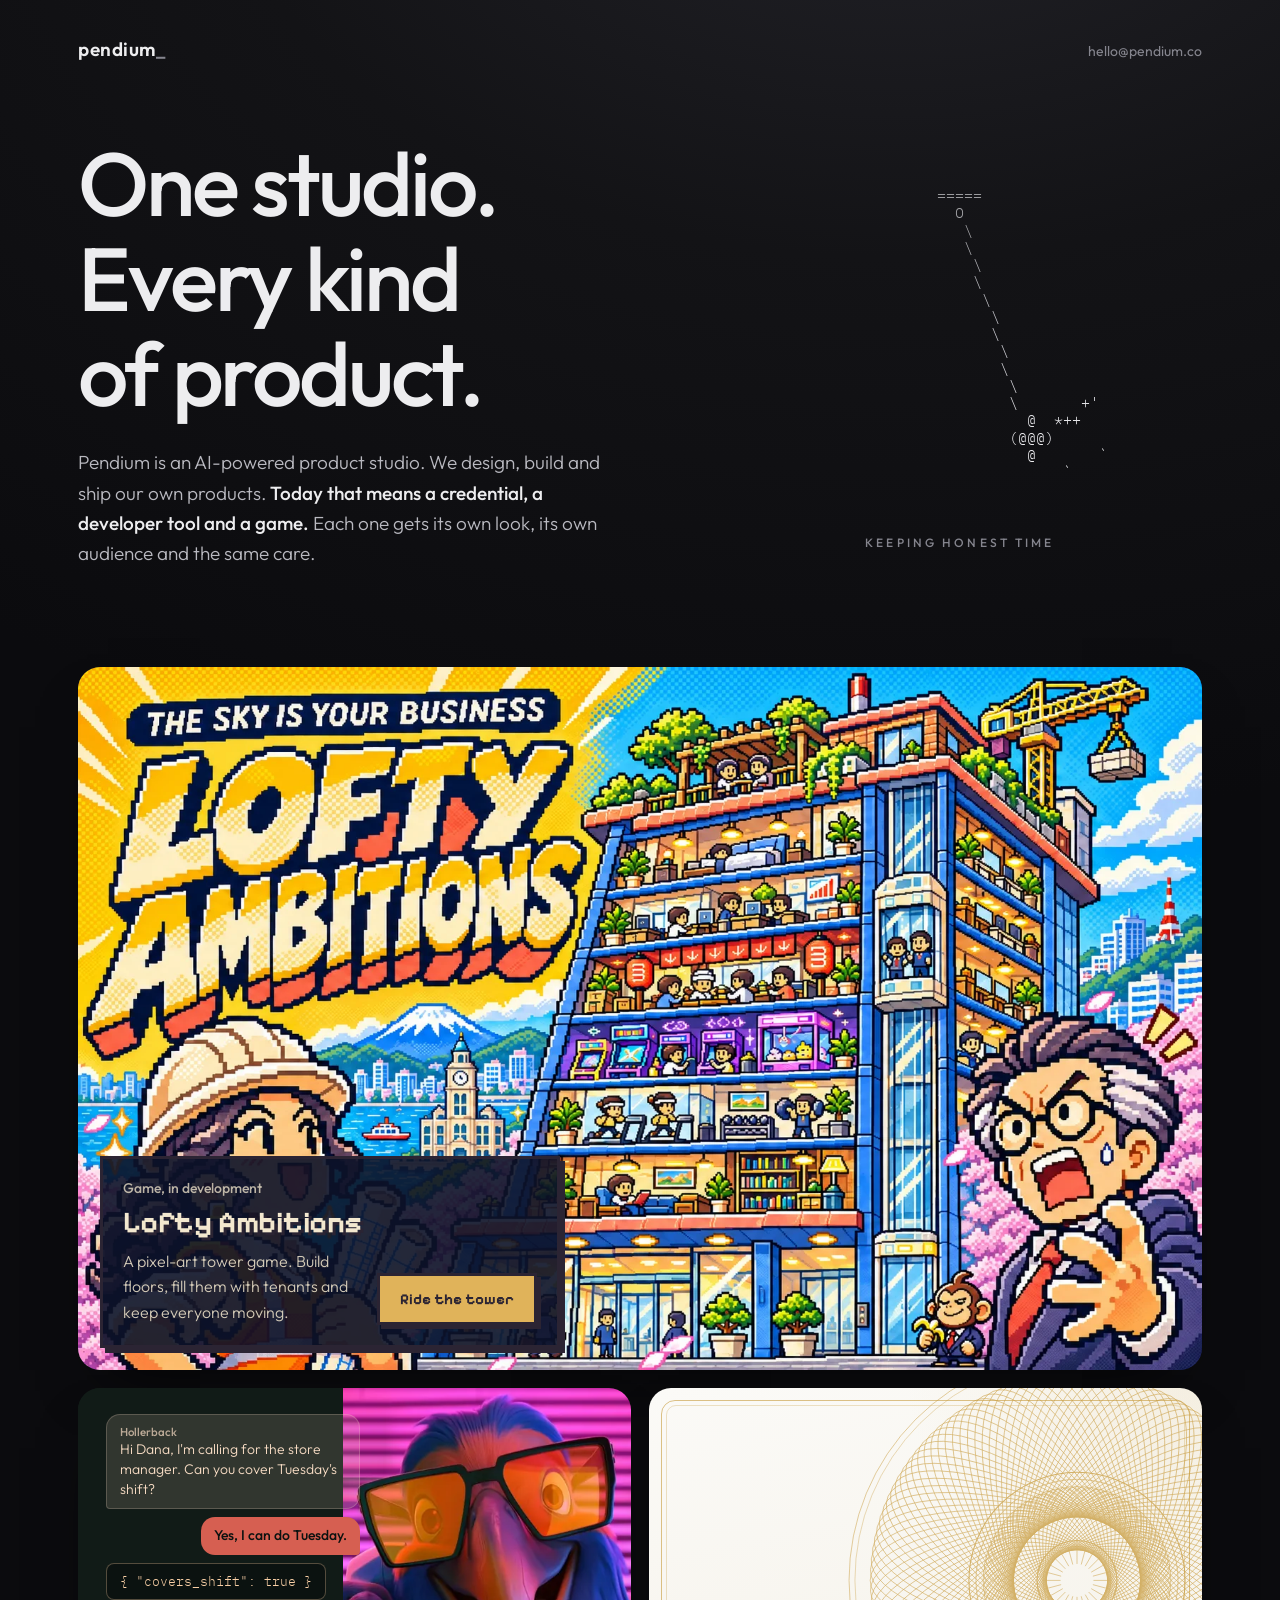
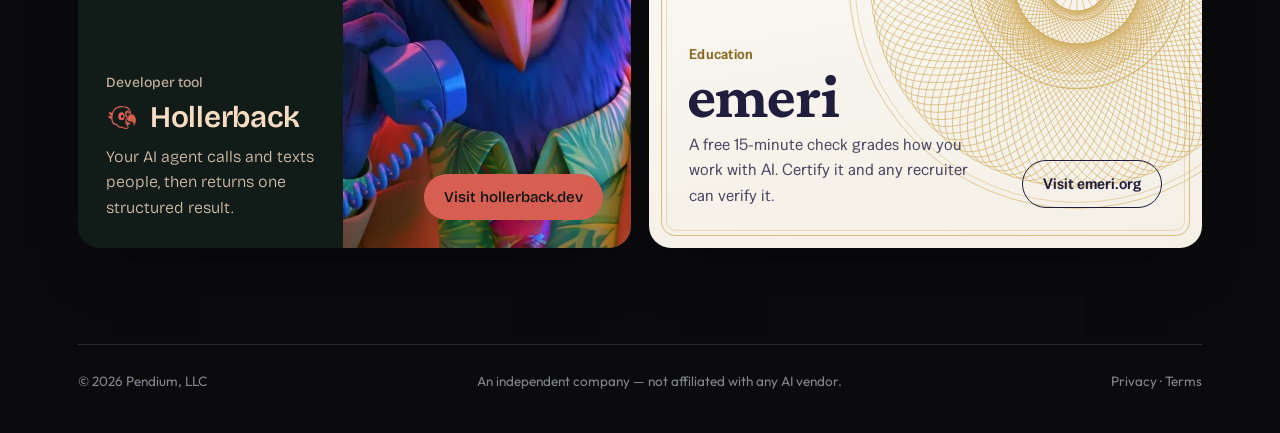
<file: index.html>
<!DOCTYPE html>
<html lang="en">

<head>
  <meta charset="utf-8" />
  <meta name="viewport" content="width=device-width, initial-scale=1" />
  <title>Pendium — an AI-powered product studio</title>
  <meta name="description"
    content="Pendium is an AI-powered product studio. It designs, builds and ships its own products: Emeri, Hollerback and Lofty Ambitions." />
  <link rel="canonical" href="https://pendium.co/" />
  <meta property="og:type" content="website" />
  <meta property="og:url" content="https://pendium.co/" />
  <meta property="og:title" content="Pendium — an AI-powered product studio" />
  <meta property="og:description"
    content="One studio, three very different products: a credential, a developer tool and a game." />
  <link rel="preconnect" href="https://fonts.googleapis.com" />
  <link rel="preconnect" href="https://fonts.gstatic.com" crossorigin />
  <link
    href="https://fonts.googleapis.com/css2?family=Bricolage+Grotesque:opsz,wght@12..96,600&family=Special+Gothic:wght@400;500&family=Pixelify+Sans:wght@700&family=IBM+Plex+Mono:wght@400;500&family=Outfit:wght@300;400;500;600&display=swap"
    rel="stylesheet" />
  <style>
    :root {
      color-scheme: dark;
      --bg-hi: #232329;
      --bg: #131316;
      --bg-lo: #0b0b0e;
      --panel: #18181d;
      --fg: #ededef;
      --fg-dim: #b9b9c0;
      --fg-faint: #85858e;
      --line: rgba(237, 237, 239, 0.14);
      /* Emeri's palette */
      --emeri-ink: #211d3d;
      --emeri-deep: #15122a;
      --emeri-cream: #fbfaf7;
      --emeri-cream-dim: #d8d4e4;
      --gold: #c79a3a;
      --gold-soft: rgba(211, 175, 106, 0.45);
      --gold-faint: rgba(211, 175, 106, 0.14);
      --sans: "Outfit", system-ui, sans-serif;
      --mono: "IBM Plex Mono", Menlo, monospace;
    }

    * {
      box-sizing: border-box;
    }

    body {
      margin: 0;
      min-height: 100vh;
      background:
        radial-gradient(120vmax 80vmax at 70% -10%, var(--bg-hi) 0%, var(--bg) 45%, var(--bg-lo) 100%);
      color: var(--fg);
      font-family: var(--sans);
      font-weight: 300;
      line-height: 1.6;
      -webkit-font-smoothing: antialiased;
    }

    a {
      color: inherit;
    }

    a:focus-visible,
    button:focus-visible {
      outline: 2px solid var(--fg);
      outline-offset: 3px;
    }

    .page {
      max-width: 1180px;
      margin: 0 auto;
      padding: 0 28px;
    }

    /* ---------- header ---------- */

    header {
      display: flex;
      align-items: baseline;
      justify-content: space-between;
      padding: 34px 0 0;
    }

    .wordmark {
      font-weight: 600;
      font-size: 19px;
      letter-spacing: 0.03em;
      text-decoration: none;
    }

    .wordmark .tick {
      color: var(--fg-faint);
    }

    .header-mail {
      font-size: 14px;
      font-weight: 400;
      color: var(--fg-faint);
      text-decoration: none;
    }

    .header-mail:hover {
      color: var(--fg);
    }

    /* ---------- hero ---------- */

    .hero {
      display: grid;
      grid-template-columns: minmax(0, 11fr) minmax(0, 9fr);
      gap: 48px;
      align-items: center;
      padding: 72px 0 64px;
    }

    .visually-hidden {
      position: absolute;
      width: 1px;
      height: 1px;
      overflow: hidden;
      clip-path: inset(50%);
      white-space: nowrap;
    }

    h1 {
      font-size: clamp(44px, 7vw, 92px);
      font-weight: 500;
      line-height: 1.06;
      letter-spacing: -0.035em;
      text-wrap: balance;
      margin: 0 0 26px;
    }

    .lede {
      font-size: 19px;
      font-weight: 300;
      color: var(--fg-dim);
      max-width: 46ch;
      margin: 0 0 34px;
    }

    .lede strong {
      font-weight: 500;
      color: var(--fg);
    }

    /* ---------- pendulum ---------- */

    .instrument {
      justify-self: center;
      text-align: center;
    }

    .pendulum {
      font-family: var(--mono);
      font-size: 15px;
      line-height: 1.15;
      margin: 0;
      white-space: pre;
      user-select: none;
      color: transparent;
      background: linear-gradient(178deg, rgba(237, 237, 239, 0.6) 0%, #cfcfd6 45%, #ffffff 100%);
      background-clip: text;
      -webkit-background-clip: text;
      text-shadow: 0 0 26px rgba(237, 237, 239, 0.14);
    }

    .instrument figcaption {
      font-size: 12px;
      font-weight: 500;
      letter-spacing: 0.26em;
      text-transform: uppercase;
      color: var(--fg-faint);
      margin-top: 18px;
    }

    /* ---------- products: one tile per product, each in its own world ---------- */

    .products {
      padding: 0 0 96px;
    }

    .tiles {
      list-style: none;
      margin: 0;
      padding: 0;
      display: grid;
      grid-template-columns: minmax(0, 1fr) minmax(0, 1fr);
      gap: 18px;
    }

    .tiles > li {
      display: flex;
    }

    .tile {
      position: relative;
      display: flex;
      flex-direction: column;
      justify-content: flex-end;
      width: 100%;
      min-height: 360px;
      overflow: hidden;
      border-radius: 22px;
      text-decoration: none;
      isolation: isolate;
      box-shadow: 0 30px 60px -30px rgba(0, 0, 0, 0.7);
    }

    .tile:focus-visible {
      outline: 3px solid var(--fg);
      outline-offset: 4px;
    }

    .tile-art {
      position: absolute;
      inset: 0;
      z-index: -1;
      width: 100%;
      height: 100%;
      object-fit: cover;
      transition: transform 700ms cubic-bezier(0.2, 0.7, 0.2, 1);
    }

    .tile:hover .tile-art {
      transform: scale(1.04);
    }

    .tile-caption {
      display: grid;
      grid-template-columns: minmax(0, 1fr) auto;
      align-items: end;
      gap: 6px 20px;
      padding: 26px 28px 28px;
    }

    .tile-kind {
      grid-column: 1 / -1;
      font-size: 14px;
      font-weight: 500;
      opacity: 0.75;
    }

    .tile-name {
      font-size: 30px;
      font-weight: 600;
      line-height: 1.1;
      margin: 0;
    }

    .tile-line {
      grid-column: 1;
      margin: 4px 0 0;
      font-size: 16px;
      max-width: 44ch;
      opacity: 0.85;
    }

    .tile-go {
      grid-column: 2;
      grid-row: 2 / span 2;
      align-self: end;
      font-weight: 500;
      font-size: 15px;
      padding: 11px 20px;
      border-radius: 999px;
      white-space: nowrap;
      transition: transform 160ms ease;
    }

    .tile:hover .tile-go {
      transform: translateY(-2px);
    }

    /* Lofty Ambitions: the game's cover, pixel type, night sky */
    .tile--lofty {
      color: #f3e8cf;
      min-height: 0;
      aspect-ratio: 1585 / 992;
      background: #141b38;
    }

    .tile--lofty .tile-art {
      object-position: center;
    }

    /* The caption sits in a dark panel so it reads over the busy key art. */
    .tile--lofty .tile-caption {
      align-self: flex-start;
      max-width: 460px;
      margin: 0 0 22px 22px;
      padding: 18px 20px 20px;
      background: rgba(13, 18, 40, 0.9);
      border: 3px solid #2b2433;
      box-shadow: 5px 5px 0 #2b2433;
    }

    .tile--lofty .tile-name {
      font-family: "Pixelify Sans", var(--sans);
      font-weight: 700;
      font-size: 30px;
      white-space: nowrap;
      text-shadow: 3px 3px 0 #2b2433;
    }

    .tile--lofty .tile-go {
      background: #e0b35a;
      color: #2b2433;
      border-radius: 0;
      border: 3px solid #2b2433;
      box-shadow: 4px 4px 0 #2b2433;
      font-family: "Pixelify Sans", var(--sans);
      font-weight: 700;
    }

    /* Hollerback: the macaw on the phone, a real call result */
    .tile--hollerback {
      color: #f7dcc4;
      background: #111b17;
      font-family: "Bricolage Grotesque", var(--sans);
    }

    .tile--hollerback .tile-art {
      left: auto;
      right: 0;
      width: 52%;
      object-position: 45% 30%;
    }

    .tile--hollerback::before {
      content: "";
      position: absolute;
      inset: 0;
      z-index: -1;
      background:
        linear-gradient(90deg, #111b17 0%, #111b17 48%, rgba(17, 27, 23, 0) 62%);
    }

    .call {
      position: absolute;
      top: 26px;
      left: 28px;
      width: min(300px, 46%);
      display: grid;
      gap: 8px;
      font-family: var(--sans);
      font-size: 14px;
      line-height: 1.4;
    }

    .call > span {
      display: block;
      margin: 0;
      padding: 9px 13px;
      border-radius: 14px;
    }

    .call .agent {
      background: rgba(247, 220, 196, 0.14);
      border: 1px solid rgba(247, 220, 196, 0.22);
      border-bottom-left-radius: 4px;
    }

    .call .person {
      justify-self: end;
      background: #d65f51;
      color: #0b1210;
      font-weight: 500;
      border-bottom-right-radius: 4px;
    }

    .call .result {
      justify-self: start;
      font-family: var(--mono);
      font-size: 12.5px;
      color: #fad0a6;
      background: #0b1210;
      border: 1px solid rgba(250, 208, 166, 0.3);
      border-radius: 8px;
    }

    .call .who {
      display: block;
      font-size: 11.5px;
      font-weight: 500;
      opacity: 0.7;
    }

    .tile--hollerback .tile-line {
      max-width: 24ch;
    }

    .tile--hollerback .tile-name {
      display: flex;
      align-items: center;
      gap: 10px;
      letter-spacing: -0.01em;
    }

    .tile--hollerback .tile-name svg {
      width: 34px;
      height: auto;
      color: #d65f51;
    }

    .tile--hollerback .tile-go {
      background: #d65f51;
      color: #0b1210;
    }

    /* Emeri: a certificate in its own paper, ink and gold, with an engraved rosette */
    .tile--emeri {
      color: #211d3d;
      background:
        radial-gradient(90% 70% at 100% 0%, rgba(199, 154, 58, 0.1), transparent 60%),
        linear-gradient(170deg, #fbfaf7 0%, #f4f0e6 100%);
      font-family: "Special Gothic", var(--sans);
    }

    /* A certificate frame: two thin gold rules set inside the edge. */
    .tile--emeri::before,
    .tile--emeri::after {
      content: "";
      position: absolute;
      pointer-events: none;
      border-radius: 14px;
    }

    .tile--emeri::before {
      inset: 12px;
      border: 1px solid rgba(199, 154, 58, 0.6);
    }

    .tile--emeri::after {
      inset: 17px;
      border-radius: 10px;
      border: 1px solid rgba(199, 154, 58, 0.28);
    }

    .rosette {
      position: absolute;
      z-index: -1;
      top: 50%;
      right: -110px;
      width: 470px;
      height: 470px;
      transform: translateY(-58%) rotate(0deg);
      opacity: 0.75;
      transition: transform 1600ms cubic-bezier(0.2, 0.7, 0.2, 1);
    }

    .tile--emeri:hover .rosette {
      transform: translateY(-58%) rotate(12deg);
    }

    .tile--emeri .tile-caption {
      padding: 0 40px 40px;
    }

    .tile--emeri .tile-kind {
      color: #8a671f;
      opacity: 1;
      letter-spacing: 0.02em;
    }

    .tile--emeri .tile-name {
      margin: 4px 0 4px;
    }

    .tile--emeri .tile-line {
      max-width: 30ch;
      color: #4a4560;
      opacity: 1;
    }

    .emeri-logo {
      display: block;
      height: auto;
      color: currentColor;
    }

    .tile--emeri .tile-name .emeri-logo {
      width: 150px;
    }

    .tile--emeri .tile-go {
      background: transparent;
      color: #211d3d;
      border: 1px solid #211d3d;
      transition: background 200ms ease, color 200ms ease, transform 160ms ease;
    }

    .tile--emeri:hover .tile-go {
      background: #211d3d;
      color: #fbfaf7;
    }

    /* Layout: the game's key art runs full width on top; the other two sit side by side below. */
    .tiles > li:first-child {
      grid-column: 1 / -1;
    }

    .tile--hollerback,
    .tile--emeri {
      min-height: 460px;
    }

    /* ---------- footer ---------- */

    footer {
      border-top: 1px solid var(--line);
      padding: 26px 0 40px;
      display: flex;
      flex-wrap: wrap;
      gap: 10px 28px;
      justify-content: space-between;
      font-size: 13.5px;
      font-weight: 400;
      color: var(--fg-faint);
    }

    footer a {
      text-decoration: none;
    }

    footer a:hover {
      color: var(--fg);
    }

    @media (max-width: 860px) {
      .hero {
        grid-template-columns: 1fr;
        padding: 64px 0 56px;
        gap: 56px;
      }

      .instrument {
        order: -1;
      }

      .pendulum {
        font-size: 11px;
      }

      .tiles {
        grid-template-columns: 1fr;
      }

      .tiles > li:first-child {
        grid-row: auto;
      }

      .tile--lofty {
        aspect-ratio: auto;
        padding-top: 62.6%;
        justify-content: flex-start;
      }

      .tile--lofty .tile-art {
        height: auto;
        aspect-ratio: 1585 / 992;
        bottom: auto;
      }

      .tile--lofty .tile-caption {
        max-width: none;
        margin: 0;
        border: 0;
        border-top: 3px solid #2b2433;
        box-shadow: none;
        background: #141b38;
      }

      .tile--emeri {
        min-height: 500px;
      }

      .tile--hollerback .tile-art {
        width: 100%;
        height: 58%;
      }

      .tile--hollerback::before {
        background: linear-gradient(0deg, #111b17 0%, #111b17 44%, rgba(17, 27, 23, 0) 62%);
      }

      .call {
        width: auto;
        right: 20px;
        left: 20px;
      }

      .tile--hollerback {
        min-height: 520px;
      }

      .rosette {
        top: -70px;
        right: -90px;
        width: 360px;
        height: 360px;
        transform: none;
      }

      .tile--emeri:hover .rosette {
        transform: rotate(12deg);
      }

      .tile--emeri .tile-caption {
        padding: 0 32px 34px;
      }

      .tile-caption {
        grid-template-columns: 1fr;
      }

      .tile-go {
        grid-column: 1;
        grid-row: auto;
        justify-self: start;
        margin-top: 12px;
      }
    }

    @media (prefers-reduced-motion: reduce) {
      .tile-art,
      .tile-go,
      .rosette {
        transition: none;
      }
    }
  </style>
</head>

<body>
  <div class="page">
    <header>
      <a class="wordmark" href="/">pendium<span class="tick">_</span></a>
      <a class="header-mail" href="mailto:hello@pendium.co">hello@pendium.co</a>
    </header>

    <main>
      <section class="hero">
        <div>
          <h1>One studio. Every kind of product.</h1>
          <p class="lede">
            Pendium is an AI-powered product studio. We design, build and ship
            our own products. <strong>Today that means a credential, a developer
            tool and a game.</strong> Each one gets its own look, its own
            audience and the same care.
          </p>
        </div>

        <figure class="instrument" aria-label="An animated pendulum drawn in text characters">
          <pre class="pendulum" id="pendulum" aria-hidden="true"></pre>
          <figcaption>keeping honest time</figcaption>
        </figure>
      </section>

      <section class="products" aria-labelledby="products-title">
        <h2 class="visually-hidden" id="products-title">Products</h2>
        <ul class="tiles">
          <li>
            <a class="tile tile--lofty" href="/lofty-ambitions/">
              <img class="tile-art" src="assets/tiles/lofty-key-art.webp?v=20261119" width="1585" height="992" alt="" />
              <span class="tile-caption">
                <span class="tile-kind">Game, in development</span>
                <span class="tile-name">Lofty Ambitions</span>
                <span class="tile-line">A pixel-art tower game. Build floors, fill them with tenants and keep everyone moving.</span>
                <span class="tile-go">Ride the tower</span>
              </span>
            </a>
          </li>
          <li>
            <a class="tile tile--hollerback" href="https://hollerback.dev">
              <img class="tile-art" src="assets/tiles/hollerback.webp" width="1152" height="646" alt="" loading="lazy" />
              <span class="call" aria-hidden="true">
                <span class="agent"><span class="who">Hollerback</span>Hi Dana, I'm calling for the store manager. Can you cover Tuesday's shift?</span>
                <span class="person">Yes, I can do Tuesday.</span>
                <span class="result">{ "covers_shift": true }</span>
              </span>
              <span class="tile-caption">
                <span class="tile-kind">Developer tool</span>
                <span class="tile-name"><svg viewBox="70 78 180 164" aria-hidden="true" focusable="false"><defs><mask id="hb-mask" x="60" y="68" width="200" height="184" maskUnits="userSpaceOnUse" style="mask-type:luminance"><g><path fill="#fff" d="M107 135C99 136 93 134 89 131C82 126 85 145 97 151L107 156Z"/><path fill="#fff" d="M105 151C97 154 90 153 86 151C78 148 82 166 102 169L109 164Z"/><path d="M201 141C199 116 182 102 159 102C127 101 106 119 102 149C98 174 104 197 127 198C133 209 144 214 152 210C164 217 179 219 188 214" fill="#000" stroke="#fff" stroke-width="6.5" stroke-linecap="round" stroke-linejoin="round"/><ellipse cx="183" cy="142" rx="12" ry="19" fill="#fff"/><ellipse cx="183" cy="142" rx="6.5" ry="9" fill="#000" transform="translate(2 1)"/><ellipse cx="152" cy="153" rx="17" ry="21" fill="#fff"/><ellipse cx="152" cy="153" rx="6.5" ry="8.5" fill="#000" transform="translate(4 1)"/><g fill="#fff" stroke="#000" stroke-width="2.5" stroke-linejoin="round"><path d="M186 158C177 159 173 162 171 173C169 184 175 200 184 211C187 216 192 215 190 210L187 201C193 199 200 194 203 186C195 188 182 187 178 175C177 171 179 169 180 172Z"/><path d="M186 158C195 137 213 138 223 153C235 171 229 190 219 201C216 205 213 203 214 199C217 184 208 182 201 182C185 182 181 174 180 172C177 167 182 161 186 158Z"/></g></g></mask></defs><rect x="60" y="68" width="200" height="184" fill="currentColor" mask="url(#hb-mask)"/></svg>Hollerback</span>
                <span class="tile-line">Your AI agent calls and texts people, then returns one structured result.</span>
                <span class="tile-go">Visit hollerback.dev</span>
              </span>
            </a>
          </li>
          <li>
            <a class="tile tile--emeri" href="https://emeri.org">
              <svg class="rosette" viewBox="-200 -200 400 400" aria-hidden="true" focusable="false"><g fill="none" stroke="#c79a3a" stroke-width="0.55"><circle r="194"/><circle r="189" stroke-width="0.4"/><ellipse rx="176" ry="54" transform="rotate(0)"/><ellipse rx="176" ry="54" transform="rotate(3)"/><ellipse rx="176" ry="54" transform="rotate(6)"/><ellipse rx="176" ry="54" transform="rotate(9)"/><ellipse rx="176" ry="54" transform="rotate(12)"/><ellipse rx="176" ry="54" transform="rotate(15)"/><ellipse rx="176" ry="54" transform="rotate(18)"/><ellipse rx="176" ry="54" transform="rotate(21)"/><ellipse rx="176" ry="54" transform="rotate(24)"/><ellipse rx="176" ry="54" transform="rotate(27)"/><ellipse rx="176" ry="54" transform="rotate(30)"/><ellipse rx="176" ry="54" transform="rotate(33)"/><ellipse rx="176" ry="54" transform="rotate(36)"/><ellipse rx="176" ry="54" transform="rotate(39)"/><ellipse rx="176" ry="54" transform="rotate(42)"/><ellipse rx="176" ry="54" transform="rotate(45)"/><ellipse rx="176" ry="54" transform="rotate(48)"/><ellipse rx="176" ry="54" transform="rotate(51)"/><ellipse rx="176" ry="54" transform="rotate(54)"/><ellipse rx="176" ry="54" transform="rotate(57)"/><ellipse rx="176" ry="54" transform="rotate(60)"/><ellipse rx="176" ry="54" transform="rotate(63)"/><ellipse rx="176" ry="54" transform="rotate(66)"/><ellipse rx="176" ry="54" transform="rotate(69)"/><ellipse rx="176" ry="54" transform="rotate(72)"/><ellipse rx="176" ry="54" transform="rotate(75)"/><ellipse rx="176" ry="54" transform="rotate(78)"/><ellipse rx="176" ry="54" transform="rotate(81)"/><ellipse rx="176" ry="54" transform="rotate(84)"/><ellipse rx="176" ry="54" transform="rotate(87)"/><ellipse rx="176" ry="54" transform="rotate(90)"/><ellipse rx="176" ry="54" transform="rotate(93)"/><ellipse rx="176" ry="54" transform="rotate(96)"/><ellipse rx="176" ry="54" transform="rotate(99)"/><ellipse rx="176" ry="54" transform="rotate(102)"/><ellipse rx="176" ry="54" transform="rotate(105)"/><ellipse rx="176" ry="54" transform="rotate(108)"/><ellipse rx="176" ry="54" transform="rotate(111)"/><ellipse rx="176" ry="54" transform="rotate(114)"/><ellipse rx="176" ry="54" transform="rotate(117)"/><ellipse rx="176" ry="54" transform="rotate(120)"/><ellipse rx="176" ry="54" transform="rotate(123)"/><ellipse rx="176" ry="54" transform="rotate(126)"/><ellipse rx="176" ry="54" transform="rotate(129)"/><ellipse rx="176" ry="54" transform="rotate(132)"/><ellipse rx="176" ry="54" transform="rotate(135)"/><ellipse rx="176" ry="54" transform="rotate(138)"/><ellipse rx="176" ry="54" transform="rotate(141)"/><ellipse rx="176" ry="54" transform="rotate(144)"/><ellipse rx="176" ry="54" transform="rotate(147)"/><ellipse rx="176" ry="54" transform="rotate(150)"/><ellipse rx="176" ry="54" transform="rotate(153)"/><ellipse rx="176" ry="54" transform="rotate(156)"/><ellipse rx="176" ry="54" transform="rotate(159)"/><ellipse rx="176" ry="54" transform="rotate(162)"/><ellipse rx="176" ry="54" transform="rotate(165)"/><ellipse rx="176" ry="54" transform="rotate(168)"/><ellipse rx="176" ry="54" transform="rotate(171)"/><ellipse rx="176" ry="54" transform="rotate(174)"/><ellipse rx="176" ry="54" transform="rotate(177)"/><circle r="92" stroke-width="0.9"/><circle r="86"/><ellipse rx="80" ry="26" transform="rotate(0)"/><ellipse rx="80" ry="26" transform="rotate(5)"/><ellipse rx="80" ry="26" transform="rotate(10)"/><ellipse rx="80" ry="26" transform="rotate(15)"/><ellipse rx="80" ry="26" transform="rotate(20)"/><ellipse rx="80" ry="26" transform="rotate(25)"/><ellipse rx="80" ry="26" transform="rotate(30)"/><ellipse rx="80" ry="26" transform="rotate(35)"/><ellipse rx="80" ry="26" transform="rotate(40)"/><ellipse rx="80" ry="26" transform="rotate(45)"/><ellipse rx="80" ry="26" transform="rotate(50)"/><ellipse rx="80" ry="26" transform="rotate(55)"/><ellipse rx="80" ry="26" transform="rotate(60)"/><ellipse rx="80" ry="26" transform="rotate(65)"/><ellipse rx="80" ry="26" transform="rotate(70)"/><ellipse rx="80" ry="26" transform="rotate(75)"/><ellipse rx="80" ry="26" transform="rotate(80)"/><ellipse rx="80" ry="26" transform="rotate(85)"/><ellipse rx="80" ry="26" transform="rotate(90)"/><ellipse rx="80" ry="26" transform="rotate(95)"/><ellipse rx="80" ry="26" transform="rotate(100)"/><ellipse rx="80" ry="26" transform="rotate(105)"/><ellipse rx="80" ry="26" transform="rotate(110)"/><ellipse rx="80" ry="26" transform="rotate(115)"/><ellipse rx="80" ry="26" transform="rotate(120)"/><ellipse rx="80" ry="26" transform="rotate(125)"/><ellipse rx="80" ry="26" transform="rotate(130)"/><ellipse rx="80" ry="26" transform="rotate(135)"/><ellipse rx="80" ry="26" transform="rotate(140)"/><ellipse rx="80" ry="26" transform="rotate(145)"/><ellipse rx="80" ry="26" transform="rotate(150)"/><ellipse rx="80" ry="26" transform="rotate(155)"/><ellipse rx="80" ry="26" transform="rotate(160)"/><ellipse rx="80" ry="26" transform="rotate(165)"/><ellipse rx="80" ry="26" transform="rotate(170)"/><ellipse rx="80" ry="26" transform="rotate(175)"/><circle r="34" stroke-width="0.9"/><circle r="29"/><line x1="29.0" y1="0.0" x2="14.0" y2="0.0"/><line x1="28.0" y1="7.5" x2="13.5" y2="3.6"/><line x1="25.1" y1="14.5" x2="12.1" y2="7.0"/><line x1="20.5" y1="20.5" x2="9.9" y2="9.9"/><line x1="14.5" y1="25.1" x2="7.0" y2="12.1"/><line x1="7.5" y1="28.0" x2="3.6" y2="13.5"/><line x1="0.0" y1="29.0" x2="0.0" y2="14.0"/><line x1="-7.5" y1="28.0" x2="-3.6" y2="13.5"/><line x1="-14.5" y1="25.1" x2="-7.0" y2="12.1"/><line x1="-20.5" y1="20.5" x2="-9.9" y2="9.9"/><line x1="-25.1" y1="14.5" x2="-12.1" y2="7.0"/><line x1="-28.0" y1="7.5" x2="-13.5" y2="3.6"/><line x1="-29.0" y1="0.0" x2="-14.0" y2="0.0"/><line x1="-28.0" y1="-7.5" x2="-13.5" y2="-3.6"/><line x1="-25.1" y1="-14.5" x2="-12.1" y2="-7.0"/><line x1="-20.5" y1="-20.5" x2="-9.9" y2="-9.9"/><line x1="-14.5" y1="-25.1" x2="-7.0" y2="-12.1"/><line x1="-7.5" y1="-28.0" x2="-3.6" y2="-13.5"/><line x1="-0.0" y1="-29.0" x2="-0.0" y2="-14.0"/><line x1="7.5" y1="-28.0" x2="3.6" y2="-13.5"/><line x1="14.5" y1="-25.1" x2="7.0" y2="-12.1"/><line x1="20.5" y1="-20.5" x2="9.9" y2="-9.9"/><line x1="25.1" y1="-14.5" x2="12.1" y2="-7.0"/><line x1="28.0" y1="-7.5" x2="13.5" y2="-3.6"/></g></svg>
              <span class="tile-caption">
                <span class="tile-kind">Education</span>
                <span class="tile-name"><svg class="emeri-logo" viewBox="0 0 240 68" fill="currentColor" xmlns="http://www.w3.org/2000/svg" role="img" aria-label="Emeri"><path d="M21.8731 67.9219C17.5914 67.9219 13.7944 66.9929 10.4821 65.1348C7.21025 63.2363 4.64526 60.6713 2.78716 57.4398C0.929052 54.1679 0 50.4921 0 46.4123C0 41.9287 1.05023 37.9903 3.1507 34.5972C5.25116 31.1638 7.97773 28.4776 11.3304 26.5387C14.7235 24.5998 18.3387 23.6304 22.1761 23.6304C27.8716 23.6304 32.3149 25.3875 35.5059 28.9017C38.697 32.416 40.2926 37.0208 40.2926 42.7163V45.14H11.6333V39.9292H30.4769L28.841 42.4134V38.9597C28.841 35.9302 28.1745 33.547 26.8415 31.8101C25.5489 30.0731 23.7312 29.2047 21.3884 29.2047C19.0456 29.2047 17.0663 30.2145 15.4505 32.2342C13.8348 34.2135 13.0269 37.2834 13.0269 41.4439V43.4434C13.0269 47.9271 14.2387 51.5423 16.6623 54.2891C19.1264 57.0359 22.3982 58.4092 26.478 58.4092C28.6996 58.4092 30.6991 58.0053 32.4764 57.1974C34.2941 56.3896 36.0513 55.0162 37.7478 53.0773L40.7773 55.9856C38.9596 59.9038 36.3946 62.8727 33.0823 64.8924C29.7701 66.9121 26.0337 67.9219 21.8731 67.9219Z"/><path d="M43.8989 67.1948L43.5959 62.7112L49.655 61.0146C49.6954 60.5703 49.7559 59.4191 49.8367 57.561C49.9579 55.6625 50.0589 53.5822 50.1397 51.3202L50.2609 43.9887C50.2205 42.1306 50.1397 40.4745 50.0185 39.0203C49.8973 37.5258 49.6954 35.8898 49.4126 34.1125L43.2324 32.7795V28.2958L60.5612 23.8121L63.3484 25.5087L62.7425 31.2042L63.0454 31.3253C65.1055 28.6594 67.2666 26.7205 69.5286 25.5087C71.831 24.2565 74.2143 23.6304 76.6783 23.6304C80.5157 23.6304 83.8885 25.0643 86.7969 27.9323C89.7456 30.8002 91.2199 35.2031 91.2199 41.141L91.3411 51.199C91.3411 53.3802 91.3815 55.4403 91.4623 57.3792C91.5431 59.2777 91.6643 60.4895 91.8259 61.0146L96.976 62.7112L96.7337 67.1948H73.4064L73.1034 62.7112L78.0113 61.0146C78.1324 60.0452 78.2334 58.6112 78.3142 56.7127C78.395 54.7738 78.4354 52.9561 78.4354 51.2596L78.3142 42.171C78.3142 38.8184 77.6073 36.4553 76.1935 35.0819C74.7798 33.6682 73.0024 32.9613 70.8616 32.9613C69.4074 32.9613 67.9735 33.3248 66.5597 34.0519C65.1863 34.779 64.0553 35.7888 63.1666 37.0814V51.3202C63.1666 53.4206 63.207 55.4403 63.2878 57.3792C63.3686 59.2777 63.4898 60.4895 63.6513 61.0146L68.9833 62.7112L68.6803 67.1948H43.8989ZM101.278 67.1948L100.975 62.7112L105.943 61.0146C106.065 60.0452 106.166 58.591 106.246 56.6521C106.368 54.6728 106.428 52.8753 106.428 51.2596L106.186 43.2616C106.186 39.4647 105.418 36.7987 103.883 35.2637C102.348 33.7288 100.47 32.9613 98.2484 32.9613C96.7135 32.9613 95.2189 33.3046 93.7647 33.9913C92.351 34.6376 91.1796 35.5869 90.2505 36.8391L87.2816 33.3248C91.9268 26.8619 97.279 23.6304 103.338 23.6304C107.943 23.6304 111.72 25.1451 114.668 28.1746C117.617 31.2042 119.092 35.5061 119.092 41.0804L119.273 51.199C119.273 53.3802 119.293 55.4403 119.334 57.3792C119.415 59.2777 119.556 60.4895 119.758 61.0146L125.756 62.7112L125.514 67.1948H101.278Z"/><path d="M149.239 67.9219C144.958 67.9219 141.161 66.9929 137.848 65.1348C134.577 63.2363 132.012 60.6713 130.154 57.4398C128.295 54.1679 127.366 50.4921 127.366 46.4123C127.366 41.9287 128.417 37.9903 130.517 34.5972C132.618 31.1638 135.344 28.4776 138.697 26.5387C142.09 24.5998 145.705 23.6304 149.542 23.6304C155.238 23.6304 159.681 25.3875 162.872 28.9017C166.063 32.416 167.659 37.0208 167.659 42.7163V45.14H139V39.9292H157.843L156.207 42.4134V38.9597C156.207 35.9302 155.541 33.547 154.208 31.8101C152.915 30.0731 151.098 29.2047 148.755 29.2047C146.412 29.2047 144.433 30.2145 142.817 32.2342C141.201 34.2135 140.393 37.2834 140.393 41.4439V43.4434C140.393 47.9271 141.605 51.5423 144.029 54.2891C146.493 57.0359 149.765 58.4092 153.844 58.4092C156.066 58.4092 158.065 58.0053 159.843 57.1974C161.661 56.3896 163.418 55.0162 165.114 53.0773L168.144 55.9856C166.326 59.9038 163.761 62.8727 160.449 64.8924C157.136 66.9121 153.4 67.9219 149.239 67.9219Z"/><path d="M172.898 67.1947L172.595 62.711L178.654 61.0145C178.695 60.5702 178.755 59.3987 178.836 57.5003C178.957 55.5614 179.058 53.5013 179.139 51.32L179.26 43.9886C179.26 42.1305 179.179 40.4744 179.018 39.0202C178.897 37.5256 178.695 35.8897 178.412 34.1124L172.232 32.7794V28.2957L189.318 23.812L191.984 25.5085L191.56 33.2641L191.863 33.3247C193.681 29.7297 195.539 27.2859 197.437 25.9933C199.376 24.6603 201.376 23.9938 203.436 23.9938C205.173 23.9938 206.708 24.4987 208.041 25.5085C209.414 26.478 210.101 28.0331 210.101 30.174C210.101 32.2745 209.374 33.9508 207.919 35.203C206.506 36.4148 204.829 37.0207 202.89 37.0207C201.315 37.0207 199.881 36.738 198.588 36.1724C197.336 35.6069 195.983 34.5769 194.529 33.0823L197.437 33.3247C195.377 34.6577 193.64 36.7582 192.226 39.6261L192.348 47.2605C192.388 50.8959 192.449 53.9456 192.529 56.4096C192.61 58.8736 192.691 60.4086 192.772 61.0145L201.254 62.5293L201.012 67.1947H172.898Z"/><path d="M213.34 67.1947L213.098 62.5293L219.52 61.0145C219.561 60.6106 219.621 59.4795 219.702 57.6214C219.823 55.7229 219.924 53.6225 220.005 51.32L220.066 44.1098C220.066 42.1305 220.005 40.3936 219.884 38.899C219.763 37.4044 219.561 35.8089 219.278 34.1124L212.795 32.7794V28.2957L230.911 23.812L233.638 25.5085C233.476 27.609 233.335 29.7095 233.214 31.8099C233.093 33.9104 233.032 36.2734 233.032 38.899V51.32C233.032 53.4205 233.072 55.4402 233.153 57.3791C233.274 59.318 233.416 60.5298 233.577 61.0145L240 62.5293L239.758 67.1947H213.34ZM226.791 16.2382C224.085 16.2382 221.964 15.4303 220.429 13.8146C218.894 12.1585 218.127 10.26 218.127 8.11911C218.127 5.93786 218.894 4.03936 220.429 2.42361C221.964 0.807871 224.085 0 226.791 0C229.498 0 231.578 0.807871 233.032 2.42361C234.486 4.03936 235.213 5.93786 235.213 8.11911C235.213 10.26 234.486 12.1585 233.032 13.8146C231.578 15.4303 229.498 16.2382 226.791 16.2382Z"/></svg></span>
                <span class="tile-line">A free 15-minute check grades how you work with AI. Certify it and any recruiter can verify it.</span>
                <span class="tile-go">Visit emeri.org</span>
              </span>
            </a>
          </li>
        </ul>
      </section>
    </main>

    <footer>
      <span>© 2026 Pendium, LLC</span>
      <span>An independent company — not affiliated with any AI vendor.</span>
      <span><a href="/privacy/">Privacy</a> · <a href="/terms/">Terms</a></span>
    </footer>
  </div>

  <script>
    (function () {
      const el = document.getElementById("pendulum");
      const COLS = 37;
      const ROWS = 19;
      const X_SCALE = 1.7; // mono cells are tall; widen x so the arc reads round
      const PIVOT = { x: (COLS - 1) / 2, y: 1 };
      const ROD = 14; // rod length in rows
      const AMPLITUDE = 0.7; // radians
      const PERIOD = 3.4; // seconds per full swing
      const trail = [];
      const sparks = [];
      let last = 0;

      const reduceMotion = window.matchMedia("(prefers-reduced-motion: reduce)").matches;

      function frame(now) {
        const t = now / 1000;
        const theta = reduceMotion
          ? AMPLITUDE * 0.5
          : AMPLITUDE * Math.sin((2 * Math.PI * t) / PERIOD);

        const grid = Array.from({ length: ROWS }, () => Array(COLS).fill(" "));

        const put = (x, y, ch) => {
          const cx = Math.round(x);
          const cy = Math.round(y);
          if (cx >= 0 && cx < COLS && cy >= 0 && cy < ROWS) grid[cy][cx] = ch;
        };

        const tip = {
          x: PIVOT.x + Math.sin(theta) * ROD * X_SCALE,
          y: PIVOT.y + Math.cos(theta) * ROD,
        };

        if (!reduceMotion) {
          const dt = Math.min(0.05, last ? t - last : 0.016);
          last = t;

          // comet trail — short-lived, so the arc behind the bob empties out
          trail.push({ x: tip.x, y: tip.y, t });
          while (trail.length && t - trail[0].t > 0.65) trail.shift();
          trail.forEach((p) => {
            const age = (t - p.t) / 0.65;
            if (age >= 0.85) return; // the tail end falls off entirely
            put(p.x, p.y, age < 0.25 ? "*" : age < 0.55 ? "+" : "'");
          });

          // the occasional spark shed from the bob, most where it moves fastest
          const speed = Math.abs(Math.cos((2 * Math.PI * t) / PERIOD));
          if (Math.random() < dt * 3 * speed) {
            sparks.push({
              x: tip.x + (Math.random() * 4 - 2),
              y: tip.y + 1,
              vx: (Math.random() - 0.5) * 3,
              vy: 2.5 + Math.random() * 3,
              t,
            });
          }
          for (let i = sparks.length - 1; i >= 0; i -= 1) {
            const s = sparks[i];
            s.x += s.vx * dt;
            s.y += s.vy * dt;
            const age = (t - s.t) / 0.9;
            if (age >= 1 || s.y >= ROWS) {
              sparks.splice(i, 1);
              continue;
            }
            put(s.x, s.y, age < 0.4 ? "." : "`");
          }
        }

        // pivot mount
        for (let dx = -2; dx <= 2; dx += 1) put(PIVOT.x + dx, 0, "=");
        put(PIVOT.x, PIVOT.y, "O");

        // rod — one glyph per row so it reads as a single stroke
        const rodCh = theta > 0.12 ? "\\" : theta < -0.12 ? "/" : "|";
        const rodRows = Math.floor(tip.y - PIVOT.y);
        for (let dy = 1; dy < rodRows - 1; dy += 1) {
          const f = dy / (tip.y - PIVOT.y);
          put(PIVOT.x + (tip.x - PIVOT.x) * f, PIVOT.y + dy, rodCh);
        }

        // bob — a small dense disc
        const bob = [
          [0, -1, "@"],
          [-1, 0, "@"], [0, 0, "@"], [1, 0, "@"],
          [0, 1, "@"],
          [-2, 0, "("], [2, 0, ")"],
        ];
        bob.forEach(([dx, dy, ch]) => put(tip.x + dx, tip.y + dy, ch));

        el.textContent = grid.map((row) => row.join("")).join("\n");
        if (!reduceMotion) requestAnimationFrame(frame);
      }

      // reduced motion: render one still frame at mid-swing
      requestAnimationFrame(frame);
    })();
  </script>
</body>

</html>
</file>
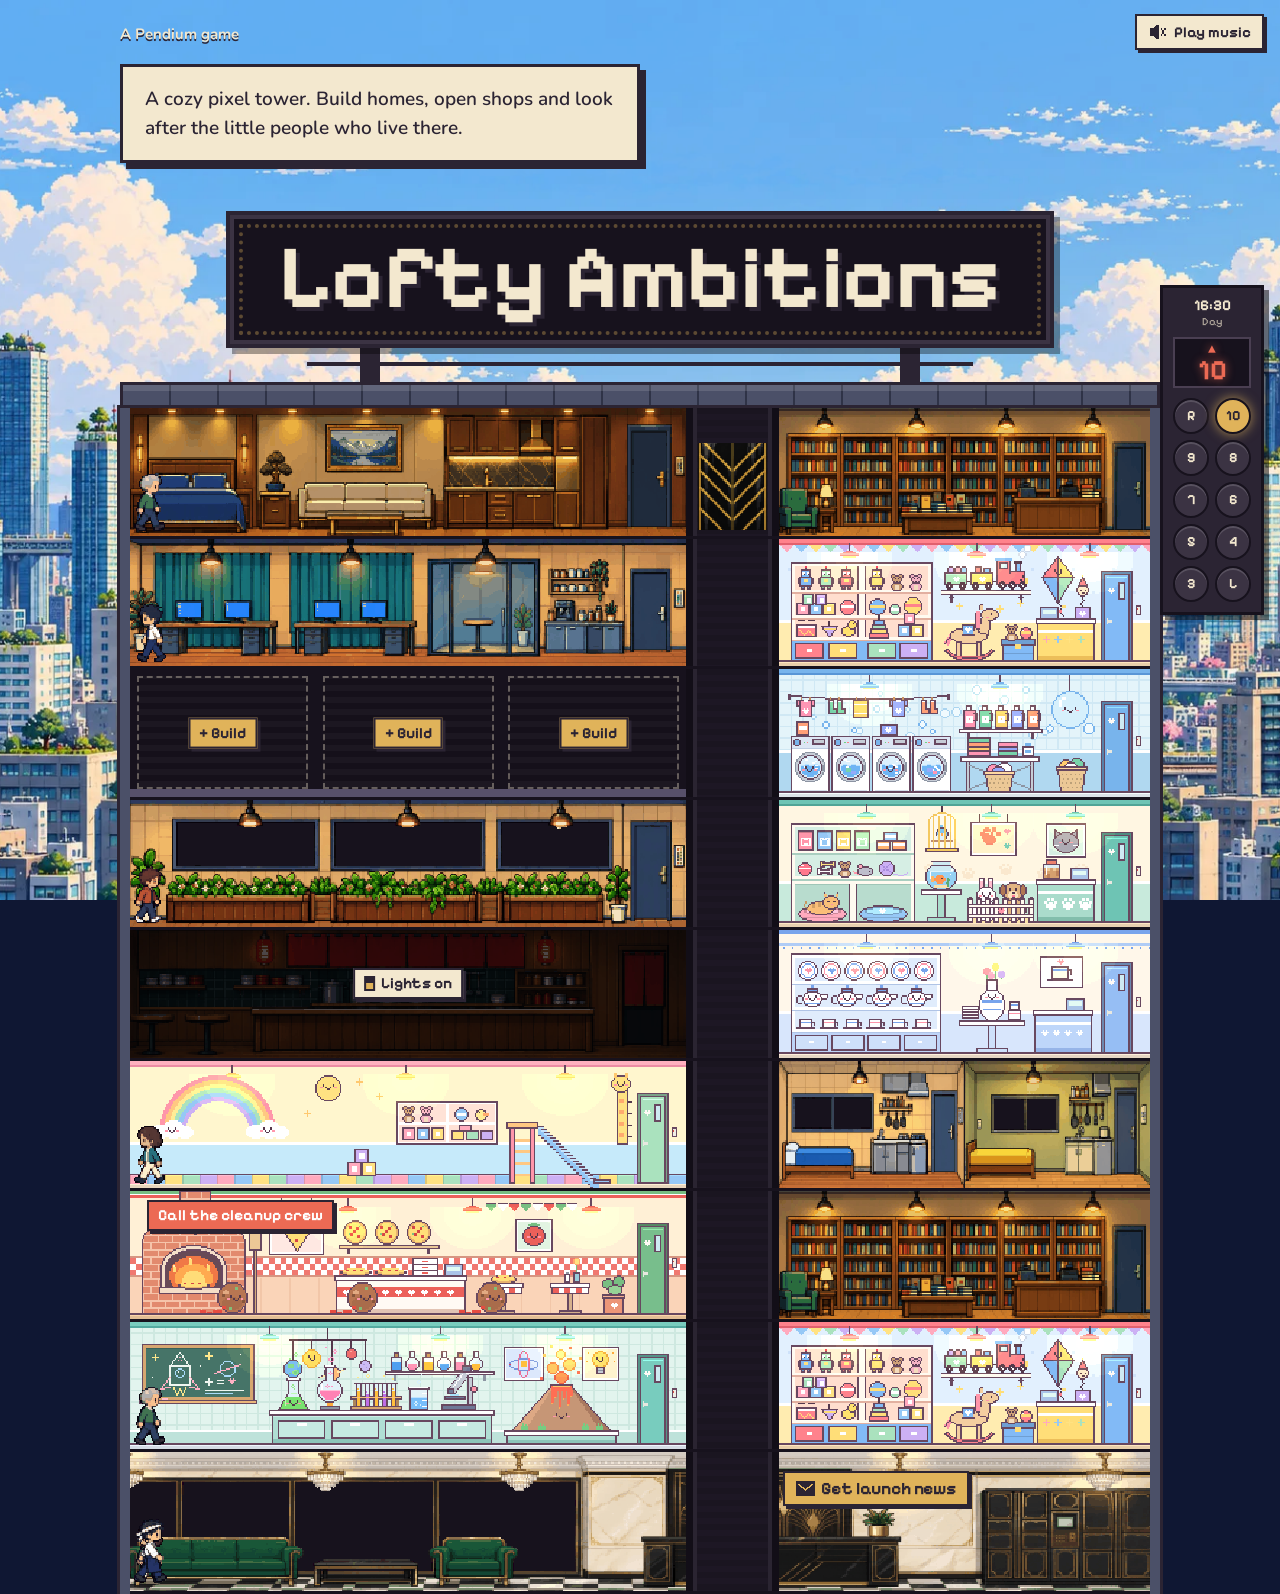
<file: lofty-ambitions/index.html>
<!DOCTYPE html>
<html lang="en">

<head>
  <meta charset="utf-8" />
  <meta name="viewport" content="width=device-width, initial-scale=1" />
  <title>Lofty Ambitions — a cozy pixel tower game</title>
  <meta name="description"
    content="Lofty Ambitions is a cozy pixel-art tower game. Build homes, open shops and look after the little people who live there." />
  <link rel="canonical" href="https://pendium.co/lofty-ambitions/" />
  <meta property="og:type" content="website" />
  <meta property="og:url" content="https://pendium.co/lofty-ambitions/" />
  <meta property="og:title" content="Lofty Ambitions — a cozy pixel tower game" />
  <meta property="og:description"
    content="Build homes, open shops and look after the little people who live there." />
  <meta property="og:image" content="https://pendium.co/lofty-ambitions/assets/og-key-art.jpg" />
  <meta property="og:image:width" content="1232" />
  <meta property="og:image:height" content="706" />
  <meta name="twitter:card" content="summary_large_image" />
  <link rel="icon" type="image/png" href="assets/icon.png" />
  <link rel="preconnect" href="https://fonts.googleapis.com" />
  <link rel="preconnect" href="https://fonts.gstatic.com" crossorigin />
  <link
    href="https://fonts.googleapis.com/css2?family=Nunito:wght@400;600;800&family=Pixelify+Sans:wght@500;700&display=swap"
    rel="stylesheet" />
  <style>
    /* Colours come from the game: its interface palette
       (Sources/TowerInterface/Palette.swift), the city art and the rooms. */
    :root {
      color-scheme: dark;
      --night: #0f1733;
      --ink: #2b2433;
      --ink-deep: #17121d;
      --parchment: #f3e8cf;
      --panel: #e9dcc0;
      --gold: #e0b35a;
      --gold-hi: #f4cd78;
      --coral: #ec6a54;
      --concrete: #4b5068;
      --concrete-lo: #2f3347;
      --pixel: "Pixelify Sans", ui-monospace, monospace;
      --sans: "Nunito", system-ui, sans-serif;
      --tower-w: min(1120px, 100vw - 32px);
      /* The tower is 704 sprite units wide: a 384-unit room, a 64-unit shaft, a 256-unit room. */
      --units: 704;
    }

    * {
      box-sizing: border-box;
    }

    body {
      margin: 0;
      background: var(--night);
      color: var(--parchment);
      font-family: var(--sans);
      font-size: 18px;
      line-height: 1.6;
      -webkit-font-smoothing: antialiased;
      overflow-x: hidden;
    }

    a {
      color: inherit;
    }

    :focus-visible {
      outline: 3px solid var(--gold);
      outline-offset: 3px;
    }

    [hidden] {
      display: none !important;
    }

    .visually-hidden {
      position: absolute;
      width: 1px;
      height: 1px;
      overflow: hidden;
      clip-path: inset(50%);
      white-space: nowrap;
    }

    /* ---------- the sky: four times of day, crossfaded by the clock ---------- */

    .sky {
      position: fixed;
      inset: 0;
      z-index: -1;
      background: var(--night);
    }

    .sky-layer {
      position: absolute;
      inset: 0;
      background-position: center bottom;
      background-size: cover;
      background-repeat: no-repeat;
      opacity: 0;
      transition: opacity 260ms linear;
    }

    /* One even shade over the whole sky, so text and the tower read on every time of day. */
    .sky::after {
      content: "";
      position: absolute;
      inset: 0;
      background: rgba(10, 14, 36, 0.28);
    }

    /* ---------- buttons ---------- */

    .btn {
      display: inline-flex;
      align-items: center;
      gap: 10px;
      font-family: var(--pixel);
      font-weight: 700;
      font-size: 19px;
      line-height: 1;
      color: var(--ink);
      background: var(--gold);
      border: 3px solid var(--ink);
      border-radius: 0;
      padding: 13px 20px;
      box-shadow: 4px 4px 0 var(--ink);
      cursor: pointer;
      text-decoration: none;
      white-space: nowrap;
      transition: transform 70ms ease, box-shadow 70ms ease, background 120ms ease;
    }

    .btn:hover {
      background: var(--gold-hi);
    }

    .btn:active {
      transform: translate(3px, 3px);
      box-shadow: 1px 1px 0 var(--ink);
    }

    .btn--quiet {
      background: #fffaf0;
    }

    .btn--quiet:hover {
      background: #fff;
    }

    .btn svg {
      width: 20px;
      height: 20px;
      shape-rendering: crispEdges;
    }

    .btn .waves {
      display: none;
    }

    .btn[aria-pressed="true"] .waves {
      display: inline;
    }

    /* ---------- the hero sits on the roof ---------- */

    .roof {
      width: var(--tower-w);
      margin: 0 auto;
    }

    .roof-nav {
      display: flex;
      justify-content: flex-start;
      padding: 22px 0 18px;
    }

    .studio-link {
      font-weight: 700;
      font-size: 15px;
      text-decoration: none;
      text-shadow: 0 2px 0 var(--ink);
    }

    .studio-link:hover {
      text-decoration: underline;
    }

    /* A parchment panel, like the game's own panels. */
    .intro {
      max-width: 520px;
      padding: 18px 22px;
      background: var(--parchment);
      color: var(--ink);
      border: 3px solid var(--ink);
      box-shadow: 6px 6px 0 var(--ink);
    }

    .intro p {
      margin: 0;
      font-size: 19px;
      font-weight: 600;
      line-height: 1.5;
    }

    .actions {
      display: flex;
      flex-wrap: wrap;
      gap: 12px;
    }

    /* The title is a sign standing on the roof. It lights up at night. */
    .rooftop {
      display: flex;
      flex-direction: column;
      align-items: center;
      margin-top: 48px;
    }

    .title {
      position: relative;
      margin: 0;
      padding: 0.2em 0.55em 0.24em;
      font-family: var(--pixel);
      font-weight: 700;
      font-size: clamp(28px, 7vw, 96px);
      line-height: 1;
      white-space: nowrap;
      color: var(--parchment);
      background: var(--ink-deep);
      border: 4px solid var(--ink);
      box-shadow: inset 0 0 0 4px #3b3343, 6px 6px 0 rgba(0, 0, 0, 0.35);
      text-shadow: 0.05em 0.05em 0 var(--ink);
      transition: color 800ms ease, text-shadow 800ms ease;
    }

    /* A row of bulbs around the sign. */
    .title::before {
      content: "";
      position: absolute;
      inset: 9px;
      border: 4px dotted var(--gold);
      opacity: 0.35;
      transition: opacity 800ms ease, filter 800ms ease;
      pointer-events: none;
    }

    .is-night .title {
      color: #ffe6b0;
      text-shadow: 0 0 6px rgba(255, 179, 71, 0.9), 0 0 22px rgba(236, 106, 84, 0.7), 0.05em 0.05em 0 var(--ink);
    }

    .is-night .title::before {
      opacity: 1;
      filter: drop-shadow(0 0 4px rgba(255, 200, 100, 0.9));
    }

    .sign-legs {
      width: 64%;
      height: 34px;
      background:
        linear-gradient(90deg, transparent 8%, var(--ink) 8% 11%, transparent 11% 89%, var(--ink) 89% 92%, transparent 92%),
        linear-gradient(180deg, transparent 40%, var(--ink) 40% 52%, transparent 52%);
    }

    .parapet {
      height: 26px;
      background: repeating-linear-gradient(90deg, var(--concrete) 0 46px, var(--concrete-lo) 46px 48px);
      border: 3px solid var(--ink);
      border-bottom: 0;
      box-shadow: inset 0 6px 0 rgba(255, 255, 255, 0.12);
    }

    /* ---------- the tower: floors stacked like the game's cross-section ---------- */

    .tower {
      width: var(--tower-w);
      margin: 0 auto;
      border-left: 10px solid var(--concrete);
      border-right: 10px solid var(--concrete);
      outline: 3px solid var(--ink);
      background: var(--ink-deep);
    }

    .floors {
      position: relative;
    }

    .floor {
      position: relative;
      border-bottom: 3px solid var(--ink-deep);
    }

    .scene {
      position: relative;
      aspect-ratio: var(--units) / 88;
      overflow: hidden;
      image-rendering: pixelated;
    }

    .part {
      position: absolute;
      top: 0;
      bottom: 0;
    }

    .part--left {
      left: 0;
      width: calc(384 / var(--units) * 100%);
    }

    .part--shaft {
      left: calc(384 / var(--units) * 100%);
      width: calc(64 / var(--units) * 100%);
      background:
        linear-gradient(90deg, #120e17 0 8%, #2a2431 8% 12%, transparent 12% 88%, #2a2431 88% 92%, #120e17 92%),
        repeating-linear-gradient(180deg, #1a1520 0 6px, #1d1724 6px 12px);
    }

    .part--right {
      left: calc(448 / var(--units) * 100%);
      width: calc(256 / var(--units) * 100%);
    }

    .art {
      position: absolute;
      inset: 0;
      background-image: var(--sprite);
      background-repeat: no-repeat;
      background-size: 100% calc(100% * var(--rows, 1));
      background-position: 0 calc(100% * var(--row, 0) / max(1, var(--rows, 1) - 1));
      image-rendering: pixelated;
    }

    /* A room. --ru is its width in sprite units, so people keep their size in any room. */
    .room {
      --ru: 384;
      position: absolute;
      inset: 0;
      overflow: hidden;
    }

    .part--right .room {
      --ru: 256;
    }

    /* A closed shop at night: the game's closed art plus dimmer light. */
    .room.is-closed::after {
      content: "";
      position: absolute;
      inset: 0;
      background: rgba(12, 16, 44, 0.42);
      mix-blend-mode: multiply;
      pointer-events: none;
    }

    .sprite {
      position: absolute;
      background-image: var(--src);
      background-repeat: no-repeat;
      image-rendering: pixelated;
      pointer-events: none;
    }

    .person {
      width: calc(28 / var(--ru) * 100%);
      height: calc(46 / 88 * 100%);
      bottom: calc(3 / 88 * 100%);
      background-size: 400% 100%;
    }

    .person.stroll {
      animation:
        walk-frames 0.6s steps(4) infinite,
        stroll var(--dur, 16s) linear infinite;
      animation-delay: 0s, var(--delay, 0s);
    }

    .person.stroll.face-left {
      transform: scaleX(-1);
      animation-direction: normal, reverse;
    }

    @keyframes walk-frames {
      to {
        background-position: 133.333% 0;
      }
    }

    @keyframes stroll {
      from {
        left: -8%;
      }

      to {
        left: 100%;
      }
    }

    /* Someone who just stepped out of the elevator. */
    .rider {
      transition: left 8s linear;
      animation: walk-frames 0.6s steps(4) infinite;
    }

    .rider.face-left {
      transform: scaleX(-1);
    }

    /* A pixel sign inside a room: the only UI on a floor. */
    .sign {
      position: absolute;
      z-index: 3;
      display: inline-flex;
      align-items: center;
      gap: 6px;
      font-family: var(--pixel);
      font-weight: 700;
      font-size: clamp(11px, 1.2vw, 16px);
      line-height: 1.1;
      color: var(--ink);
      background: var(--gold);
      border: 2px solid var(--ink);
      box-shadow: 3px 3px 0 var(--ink);
      padding: 5px 9px;
      white-space: nowrap;
      cursor: pointer;
      transition: transform 120ms ease, background 120ms ease;
    }

    .sign:hover {
      background: var(--gold-hi);
    }

    .sign:active {
      transform: translate(2px, 2px);
      box-shadow: 1px 1px 0 var(--ink);
    }

    .callout {
      display: none;
      position: absolute;
      right: calc(100% + 26px);
      top: 50%;
      transform: translateY(-50%);
      width: max-content;
      max-width: 150px;
      font-family: var(--pixel);
      font-size: 16px;
      line-height: 1.25;
      text-align: right;
      color: var(--parchment);
      text-shadow: 0 2px 0 var(--ink);
    }

    .callout::after {
      content: "→";
      display: block;
      color: var(--gold);
    }

    @media (min-width: 1300px) {
      .callout {
        display: block;
      }
    }

    /* ---------- the elevator cab rides the shaft ---------- */

    .cab {
      position: absolute;
      z-index: 4;
      background: url("assets/sprites/lift-cab.png") center / 100% 100% no-repeat;
      image-rendering: pixelated;
      transition: top 1100ms cubic-bezier(0.45, 0, 0.25, 1);
      pointer-events: none;
    }

    .cab.is-moving {
      background-image: url("assets/sprites/lift-doors.png");
    }

    /* ---------- mishaps: something small and silly goes wrong in a room ---------- */

    .creature {
      --cw: calc(40 / var(--ru) * 100%);
      width: var(--cw);
      height: calc(28 / 88 * 100%);
      bottom: calc(4 / 88 * 100%);
      left: var(--x);
      background-size: 200% 100%;
      opacity: 0;
      transition: left 900ms cubic-bezier(0.4, 0, 0.2, 1), opacity 300ms ease, transform 300ms ease;
    }

    .creature.flies {
      bottom: 36%;
    }

    .is-loose .creature {
      opacity: 1;
      animation:
        creature-frames 0.35s steps(2) infinite,
        roll var(--dur, 4s) ease-in-out infinite alternate;
      animation-delay: 0s, var(--delay, 0s);
    }

    .is-loose .creature.flies {
      animation:
        creature-frames 0.35s steps(2) infinite,
        roll var(--dur, 4s) ease-in-out infinite alternate,
        bob 1.4s ease-in-out infinite alternate;
      animation-delay: 0s, var(--delay, 0s), var(--delay, 0s);
    }

    .is-gathered .creature {
      opacity: 1;
      animation: creature-frames 0.35s steps(2) infinite;
    }

    .is-gone .creature {
      opacity: 0;
      transform: scale(0.2) translateY(-60%);
    }

    @keyframes creature-frames {
      to {
        background-position: 200% 0;
      }
    }

    @keyframes roll {
      from {
        left: 3%;
      }

      to {
        left: calc(97% - var(--cw));
      }
    }

    @keyframes bob {
      to {
        transform: translateY(-40%);
      }
    }

    .mishap-sign {
      top: 7%;
      left: 3%;
      color: #fff;
      background: var(--coral);
      animation: blink 1s steps(2) infinite;
    }

    .mishap-sign:hover {
      background: #f2806c;
    }

    @keyframes blink {
      50% {
        background: #c94a37;
      }
    }

    .guard {
      left: -10%;
      opacity: 0;
    }

    .guard.is-coming {
      opacity: 1;
      left: 34%;
      transition: left 2.2s linear;
      animation: walk-frames 0.6s steps(4) infinite;
    }

    .guard.is-here {
      opacity: 1;
      left: 34%;
    }

    .guard.is-leaving {
      opacity: 1;
      left: 104%;
      transition: left 2.4s linear;
      animation: walk-frames 0.6s steps(4) infinite;
    }

    /* ---------- 8F: build homes ---------- */

    .lot {
      position: absolute;
      top: 0;
      bottom: 0;
      width: calc(100% / 3);
      padding: 0;
      border: 0;
      background: transparent;
      cursor: pointer;
      overflow: hidden;
      font: inherit;
      color: inherit;
    }

    .lot:focus-visible {
      outline-offset: -4px;
    }

    .lot .art {
      --rows: 2;
      opacity: 0;
    }

    .lot::before {
      content: "";
      position: absolute;
      inset: calc(5 / 88 * 100%) 4% calc(5 / 88 * 100%);
      border: 2px dashed rgba(243, 232, 207, 0.35);
      background:
        repeating-linear-gradient(0deg, rgba(255, 255, 255, 0.03) 0 6px, transparent 6px 12px),
        rgba(20, 16, 26, 0.65);
    }

    .lot::after {
      content: "";
      position: absolute;
      left: 0;
      right: 0;
      bottom: 0;
      height: calc(5 / 88 * 100%);
      background: #57506a;
    }

    .lot .sign {
      left: 50%;
      top: 50%;
      transform: translate(-50%, -50%);
      pointer-events: none;
    }

    .lot:hover .sign {
      background: var(--gold-hi);
    }

    .lot[data-state="building"]::before,
    .lot[data-state="built"]::before,
    .lot[data-state="building"] .sign,
    .lot[data-state="built"] .sign {
      opacity: 0;
    }

    .lot[data-state="building"] .art {
      --row: 0;
      opacity: 1;
      animation: hammer 0.18s steps(2) infinite;
    }

    .lot[data-state="built"] .art {
      --row: 1;
      opacity: 1;
      animation: settle 420ms cubic-bezier(0.3, 1.5, 0.5, 1);
    }

    .lot[data-state="built"] {
      cursor: default;
    }

    @keyframes hammer {
      50% {
        transform: translateY(-1.5%);
      }
    }

    @keyframes settle {
      from {
        transform: scale(1.06);
        filter: brightness(1.5);
      }
    }

    .dust {
      position: absolute;
      left: 0;
      right: 0;
      bottom: 0;
      height: 40%;
      background:
        radial-gradient(circle at 20% 80%, rgba(243, 232, 207, 0.55) 0 12%, transparent 13%),
        radial-gradient(circle at 55% 90%, rgba(243, 232, 207, 0.45) 0 16%, transparent 17%),
        radial-gradient(circle at 82% 75%, rgba(243, 232, 207, 0.5) 0 10%, transparent 11%);
      opacity: 0;
      pointer-events: none;
    }

    .lot[data-state="building"] .dust {
      animation: dust 0.5s steps(3) infinite;
    }

    @keyframes dust {
      0% {
        opacity: 0.9;
        transform: translateY(0) scale(0.9);
      }

      100% {
        opacity: 0;
        transform: translateY(-30%) scale(1.3);
      }
    }

    .lot .person {
      width: calc(28 / 128 * 100%);
      opacity: 0;
    }

    .lot[data-state="built"] .person {
      opacity: 1;
      animation:
        walk-frames 0.6s steps(4) infinite,
        pace 7s ease-in-out infinite;
    }

    @keyframes pace {

      0%,
      100% {
        left: 8%;
        transform: scaleX(1);
      }

      45% {
        left: 62%;
        transform: scaleX(1);
      }

      50% {
        left: 62%;
        transform: scaleX(-1);
      }

      95% {
        left: 8%;
        transform: scaleX(-1);
      }
    }

    /* ---------- 6F: the ramen bar opens for the night ---------- */

    .room-button {
      position: absolute;
      inset: 0;
      width: 100%;
      padding: 0;
      border: 0;
      background: transparent;
      cursor: pointer;
    }

    .room-button:focus-visible {
      outline-offset: -4px;
    }

    .night {
      position: absolute;
      inset: 0;
      background: rgba(12, 16, 44, 0.66);
      mix-blend-mode: multiply;
      transition: opacity 500ms ease;
      pointer-events: none;
    }

    .lamps {
      position: absolute;
      inset: 0;
      pointer-events: none;
      background:
        radial-gradient(9% 34% at 14.5% 18%, rgba(255, 170, 90, 0.75), transparent 70%),
        radial-gradient(9% 34% at 75.5% 18%, rgba(255, 170, 90, 0.75), transparent 70%),
        radial-gradient(45% 60% at 45% 0%, rgba(255, 196, 120, 0.3), transparent 70%);
      mix-blend-mode: screen;
      opacity: 0;
      transition: opacity 500ms ease;
    }

    .room-button .sign {
      left: 50%;
      top: 30%;
      transform: translateX(-50%);
      background: var(--parchment);
      pointer-events: none;
    }

    .room-button:hover .sign {
      background: #fff6e0;
    }

    .switch {
      display: inline-block;
      width: 0.7em;
      height: 1em;
      background: var(--ink);
      position: relative;
    }

    .switch::after {
      content: "";
      position: absolute;
      left: 2px;
      right: 2px;
      bottom: 2px;
      height: 40%;
      background: var(--gold);
    }

    .is-lit .night {
      opacity: 0;
    }

    .is-lit .lamps {
      opacity: 1;
      animation: lantern 3.2s ease-in-out infinite;
    }

    @keyframes lantern {
      50% {
        opacity: 0.82;
      }
    }

    .is-lit .room-button .sign {
      opacity: 0;
    }

    .ramen .person {
      opacity: 0;
      transition: opacity 400ms ease;
    }

    .is-lit .ramen .person {
      opacity: 1;
    }

    .ramen .person.cook {
      left: 52%;
      animation: walk-frames 0.6s steps(4) infinite, cook 5s ease-in-out infinite;
    }

    .ramen .person.stroll,
    .ramen .person.cook {
      animation-play-state: paused;
    }

    .is-lit .ramen .person.stroll,
    .is-lit .ramen .person.cook {
      animation-play-state: running;
    }

    @keyframes cook {

      0%,
      100% {
        left: 38%;
        transform: scaleX(1);
      }

      48% {
        left: 62%;
        transform: scaleX(1);
      }

      52% {
        left: 62%;
        transform: scaleX(-1);
      }

      96% {
        left: 38%;
        transform: scaleX(-1);
      }
    }

    /* ---------- the lobby ---------- */

    .lobby .scene {
      aspect-ratio: var(--units) / 96;
    }

    .lobby .art {
      background-size: cover;
      background-position: center bottom;
    }

    .lobby .person {
      width: calc(28 / var(--units) * 100%);
      height: calc(46 / 96 * 100%);
      bottom: calc(6 / 96 * 100%);
    }

    /* ---------- the elevator panel ---------- */

    .elevator {
      position: fixed;
      right: 16px;
      top: 50%;
      transform: translateY(-50%);
      z-index: 10;
      padding: 10px;
      background: var(--ink);
      border: 3px solid var(--ink-deep);
      box-shadow: 5px 5px 0 rgba(0, 0, 0, 0.5);
      display: flex;
      flex-direction: column;
      align-items: center;
      gap: 10px;
    }

    .clock {
      width: 100%;
      text-align: center;
      font-family: var(--pixel);
      font-weight: 700;
      font-size: 15px;
      color: var(--parchment);
      font-variant-numeric: tabular-nums;
      line-height: 1;
    }

    .clock .phase {
      display: block;
      font-size: 11px;
      font-weight: 500;
      color: rgba(243, 232, 207, 0.65);
      margin-top: 3px;
    }

    .display {
      width: 100%;
      background: var(--ink-deep);
      border: 2px solid #4a3f52;
      text-align: center;
      font-family: var(--pixel);
      font-weight: 700;
      color: var(--coral);
      text-shadow: 0 0 8px rgba(236, 106, 84, 0.7);
      padding: 4px 0 2px;
      line-height: 1;
    }

    .display .arrow {
      display: block;
      font-size: 13px;
      height: 13px;
    }

    .display .now {
      display: block;
      font-size: 28px;
      font-variant-numeric: tabular-nums;
    }

    .floor-buttons {
      list-style: none;
      margin: 0;
      padding: 0;
      display: grid;
      grid-template-columns: repeat(2, 36px);
      gap: 6px;
    }

    .floor-buttons a {
      display: grid;
      place-items: center;
      width: 36px;
      height: 36px;
      border-radius: 50%;
      background: #3b3343;
      border: 2px solid var(--ink-deep);
      box-shadow: inset 0 2px 0 rgba(255, 255, 255, 0.15);
      font-family: var(--pixel);
      font-weight: 700;
      font-size: 14px;
      text-decoration: none;
      color: var(--parchment);
    }

    .floor-buttons a:hover {
      background: #4a4153;
    }

    .floor-buttons a[aria-current="true"] {
      background: var(--gold);
      color: var(--ink);
      box-shadow: 0 0 12px rgba(224, 179, 90, 0.7);
    }

    /* ---------- the music button, floating top right ---------- */

    .music-btn {
      position: fixed;
      top: 14px;
      right: 16px;
      z-index: 20;
      display: inline-flex;
      align-items: center;
      gap: 8px;
      font-family: var(--pixel);
      font-weight: 700;
      font-size: 15px;
      line-height: 1;
      color: var(--ink);
      background: var(--parchment);
      border: 2px solid var(--ink);
      box-shadow: 3px 3px 0 var(--ink);
      padding: 7px 11px;
      cursor: pointer;
    }

    .music-btn:hover {
      background: #fff6e0;
    }

    .music-btn[aria-pressed="true"] {
      background: var(--gold);
    }

    .music-btn svg {
      width: 18px;
      height: 18px;
      shape-rendering: crispEdges;
    }

    .music-btn .waves,
    .music-btn[aria-pressed="true"] .mute {
      display: none;
    }

    .music-btn[aria-pressed="true"] .waves {
      display: inline;
    }

    /* ---------- the lobby sign and the sign-up letter ---------- */

    .letter-sign {
      top: 14%;
      left: 64%;
      font-size: clamp(12px, 1.35vw, 18px);
      padding: 6px 11px;
      animation: nudge 4s ease-in-out infinite;
    }

    .letter-sign svg {
      width: 1.1em;
      height: 0.9em;
      shape-rendering: crispEdges;
    }

    /* A small hop every few seconds, so the last thing to tap gets noticed. */
    @keyframes nudge {

      0%,
      86%,
      100% {
        transform: translateY(0);
      }

      91% {
        transform: translateY(-5px);
      }
    }

    .letter {
      width: min(460px, calc(100vw - 32px));
      padding: 28px 28px 26px;
      color: var(--ink);
      background: var(--parchment);
      border: 3px solid var(--ink);
      box-shadow: 8px 8px 0 var(--ink);
    }

    .letter::backdrop {
      background: rgba(10, 14, 36, 0.7);
    }

    .letter h2 {
      font-family: var(--pixel);
      font-weight: 700;
      font-size: 32px;
      line-height: 1.1;
      margin: 0 0 10px;
    }

    .letter .letter-note {
      margin: 14px 0 0;
      font-size: 13px;
      opacity: 0.75;
    }

    .letter .letter-note a {
      color: inherit;
    }

    .letter p {
      margin: 0 0 20px;
      font-size: 17px;
      line-height: 1.5;
    }

    .letter-close {
      position: absolute;
      top: 10px;
      right: 10px;
      width: 32px;
      height: 32px;
      display: grid;
      place-items: center;
      font-family: var(--pixel);
      font-size: 22px;
      line-height: 1;
      color: var(--ink);
      background: transparent;
      border: 2px solid rgba(43, 36, 51, 0.3);
      cursor: pointer;
    }

    .letter-close:hover {
      border-color: var(--ink);
    }

    .signup label {
      display: block;
      font-weight: 800;
      font-size: 15px;
      margin-bottom: 6px;
    }

    .signup-row {
      display: flex;
      gap: 10px;
    }

    .signup input[type="email"] {
      flex: 1;
      min-width: 0;
      font: inherit;
      font-size: 16px;
      color: var(--ink);
      background: #fffaf0;
      border: 2px solid var(--ink);
      border-radius: 0;
      padding: 9px 11px;
    }

    .signup .btn {
      font-size: 17px;
      padding: 10px 14px;
      border-width: 2px;
      box-shadow: 3px 3px 0 var(--ink);
    }

    /* ---------- layout breakpoints ---------- */

    @media (min-width: 900px) {
      :root {
        --tower-w: min(1120px, 100vw - 240px);
      }
    }

    @media (max-width: 899px) {
      :root {
        /* On a phone the tower shows the left room and the shaft. */
        --units: 448;
      }

      .part--right {
        display: none;
      }

      .elevator {
        top: auto;
        bottom: 12px;
        right: 12px;
        transform: none;
        flex-direction: row;
        padding: 6px;
      }

      .floor-buttons {
        display: none;
      }

      .clock {
        width: auto;
        padding: 0 4px;
      }

      .display {
        width: 58px;
      }

      .sign {
        padding: 3px 7px;
        box-shadow: 2px 2px 0 var(--ink);
      }

      .rooftop {
        margin-top: 36px;
      }

      body {
        padding-bottom: 76px;
      }

      /* The lobby is narrower here; keep the sign clear of the shaft. */
      .letter-sign {
        left: 28%;
      }
    }

    @media (max-width: 520px) {
      body {
        font-size: 17px;
      }

      .intro p {
        font-size: 17px;
      }

      .title {
        font-size: 42px;
        line-height: 1.05;
        white-space: normal;
        text-align: center;
      }

      .tower {
        border-left-width: 6px;
        border-right-width: 6px;
      }

    }

    @media (prefers-reduced-motion: reduce) {

      .person,
      .person.stroll,
      .rider,
      .lot[data-state] .art,
      .lot[data-state] .dust,
      .lot[data-state="built"] .person,
      .is-loose .creature,
      .is-loose .creature.flies,
      .mishap-sign,
      .letter-sign,
      .is-lit .lamps {
        animation: none !important;
      }

      .guard,
      .creature,
      .cab,
      .rider,
      .sky-layer {
        transition: none !important;
      }

      .btn {
        transition: none;
      }
    }
  </style>
</head>

<body>
  <div class="sky" aria-hidden="true">
    <div class="sky-layer" data-sky="night" style="background-image:url(assets/sky-night.webp)"></div>
    <div class="sky-layer" data-sky="sunrise" style="background-image:url(assets/sky-sunrise.webp)"></div>
    <div class="sky-layer" data-sky="day" style="background-image:url(assets/sky-day.webp)"></div>
    <div class="sky-layer" data-sky="sunset" style="background-image:url(assets/sky-sunset.webp)"></div>
  </div>

  <header class="roof" id="roof" data-label="R" data-track="lofty-ambitions">
    <nav class="roof-nav" aria-label="Site">
      <a class="studio-link" href="/">A Pendium game</a>
    </nav>
    <div class="intro">
      <p>A cozy pixel tower. Build homes, open shops and look after the little people who live there.</p>
    </div>
    <div class="rooftop">
      <h1 class="title">Lofty Ambitions</h1>
      <div class="sign-legs" aria-hidden="true"></div>
    </div>
    <div class="parapet" aria-hidden="true"></div>
  </header>

  <main class="tower" aria-label="A tower from Lofty Ambitions">
    <div class="floors">

      <section class="floor" id="f10" data-label="10" data-track="ninety-floors-up" aria-label="Floor 10">
        <div class="scene">
          <div class="part part--left">
            <div class="room" data-rider>
              <span class="art" style="--sprite:url(assets/sprites/room-luxuryApartment.png)"></span>
              <span class="sprite person stroll" style="--src:url(assets/sprites/walk-civilian3.png);--dur:22s;--delay:-6s"></span>
            </div>
          </div>
          <div class="part part--shaft"></div>
          <div class="part part--right">
            <div class="room" data-shop data-rider>
              <span class="art" style="--sprite:url(assets/sprites/room-bookshop.png);--rows:2"></span>
            </div>
          </div>
        </div>
        <p class="visually-hidden" role="status" data-status></p>
      </section>

      <section class="floor" id="f09" data-label="9" data-track="ninety-floors-up" aria-label="Floor 9">
        <div class="scene">
          <div class="part part--left">
            <div class="room" data-shop data-rider>
              <span class="art" style="--sprite:url(assets/sprites/room-coworking.png);--rows:2"></span>
              <span class="sprite person stroll face-left" style="--src:url(assets/sprites/walk-civilian0.png);--dur:18s;--delay:-11s"></span>
            </div>
          </div>
          <div class="part part--shaft"></div>
          <div class="part part--right">
            <div class="room" data-shop data-rider data-mishap="robot" data-helper="the toy fixer" data-count="3">
              <span class="art" style="--sprite:url(assets/sprites/room-toyShop.png);--rows:2"></span>
            </div>
          </div>
        </div>
        <p class="visually-hidden" role="status" data-status></p>
      </section>

      <!-- 8F: build homes -->
      <section class="floor" id="f08" data-label="8" data-track="ninety-floors-up" aria-label="Floor 8, empty lots">
        <span class="callout" aria-hidden="true">Tap a lot to build a home</span>
        <div class="scene">
          <div class="part part--left">
            <div class="room build" data-build>
              <button class="lot" type="button" style="left:0" data-state="empty" aria-label="Build home 1">
                <span class="art" style="--sprite:url(assets/sprites/room-apartment.png)"></span>
                <span class="dust"></span>
                <span class="sprite person" style="--src:url(assets/sprites/walk-civilian1.png)"></span>
                <span class="sign">+ Build</span>
              </button>
              <button class="lot" type="button" style="left:calc(100% / 3)" data-state="empty" aria-label="Build home 2">
                <span class="art" style="--sprite:url(assets/sprites/room-apartment2.png)"></span>
                <span class="dust"></span>
                <span class="sprite person" style="--src:url(assets/sprites/walk-civilian2.png);animation-delay:0s,-2s"></span>
                <span class="sign">+ Build</span>
              </button>
              <button class="lot" type="button" style="left:calc(200% / 3)" data-state="empty" aria-label="Build home 3">
                <span class="art" style="--sprite:url(assets/sprites/room-apartment3.png)"></span>
                <span class="dust"></span>
                <span class="sprite person" style="--src:url(assets/sprites/walk-civilian3.png);animation-delay:0s,-4s"></span>
                <span class="sign">+ Build</span>
              </button>
            </div>
          </div>
          <div class="part part--shaft"></div>
          <div class="part part--right">
            <div class="room" data-shop data-rider data-mishap="bubble" data-helper="the plumber" data-count="4" data-flies>
              <span class="art" style="--sprite:url(assets/sprites/room-laundromat.png);--rows:2"></span>
            </div>
          </div>
        </div>
        <p class="visually-hidden" role="status" data-status></p>
      </section>

      <section class="floor" id="f07" data-label="7" data-track="ninety-floors-up" aria-label="Floor 7">
        <span class="callout" aria-hidden="true">Mishaps pop up. Tap to call for help</span>
        <div class="scene">
          <div class="part part--left">
            <div class="room" data-shop data-rider data-mishap="duck" data-helper="the park ranger" data-count="3">
              <span class="art" style="--sprite:url(assets/sprites/room-garden.png);--rows:2"></span>
              <span class="sprite person stroll" style="--src:url(assets/sprites/walk-civilian2.png);--dur:26s;--delay:-4s"></span>
            </div>
          </div>
          <div class="part part--shaft"></div>
          <div class="part part--right">
            <div class="room" data-shop data-rider data-mishap="puppy" data-helper="the pet catcher" data-count="3">
              <span class="art" style="--sprite:url(assets/sprites/room-petShop.png);--rows:2"></span>
            </div>
          </div>
        </div>
        <p class="visually-hidden" role="status" data-status></p>
      </section>

      <!-- 6F: the ramen bar -->
      <section class="floor" id="f06" data-label="6" data-track="steam-on-the-counter" data-track-dark="ninety-floors-up"
        data-needs-lights aria-label="Floor 6, ramen bar">
        <span class="callout" aria-hidden="true">Tap to open the ramen bar</span>
        <div class="scene">
          <div class="part part--left">
            <div class="room ramen">
              <span class="art" style="--sprite:url(assets/sprites/room-ramen.png);--rows:2;--row:0"></span>
              <span class="lamps"></span>
              <span class="sprite person cook" style="--src:url(assets/sprites/walk-chef.png)"></span>
              <span class="sprite person stroll" style="--src:url(assets/sprites/walk-civilian0.png);--dur:14s;--delay:-3s"></span>
              <span class="sprite person stroll" style="--src:url(assets/sprites/walk-civilian2.png);--dur:18s;--delay:-11s"></span>
              <span class="night"></span>
              <button class="room-button" type="button" aria-pressed="false" data-ramen
                aria-label="Turn on the ramen bar lights">
                <span class="sign"><span class="switch" aria-hidden="true"></span> Lights on</span>
              </button>
            </div>
          </div>
          <div class="part part--shaft"></div>
          <div class="part part--right">
            <div class="room" data-shop data-rider>
              <span class="art" style="--sprite:url(assets/sprites/room-chinaShop.png);--rows:2"></span>
            </div>
          </div>
        </div>
        <p class="visually-hidden" role="status" data-status></p>
      </section>

      <section class="floor" id="f05" data-label="5" data-track="stairwell-samba" aria-label="Floor 5">
        <div class="scene">
          <div class="part part--left">
            <div class="room" data-shop data-rider>
              <span class="art" style="--sprite:url(assets/sprites/room-daycare.png);--rows:2"></span>
              <span class="sprite person stroll face-left" style="--src:url(assets/sprites/walk-civilian1.png);--dur:20s;--delay:-9s"></span>
            </div>
          </div>
          <div class="part part--shaft"></div>
          <div class="part part--right">
            <div class="room" data-rider>
              <span class="art" style="--sprite:url(assets/sprites/room-apartment.png);--rows:2;--row:1;right:50%"></span>
              <span class="art" style="--sprite:url(assets/sprites/room-apartment2.png);--rows:2;--row:1;left:50%"></span>
            </div>
          </div>
        </div>
        <p class="visually-hidden" role="status" data-status></p>
      </section>

      <section class="floor" id="f04" data-label="4" data-track="stairwell-samba" aria-label="Floor 4, pizza parlor">
        <div class="scene">
          <div class="part part--left">
            <div class="room" data-shop data-rider data-pizza data-mishap="meatball" data-helper="the cleanup crew" data-count="3">
              <span class="art" style="--sprite:url(assets/sprites/room-pizza.png);--rows:2"></span>
            </div>
          </div>
          <div class="part part--shaft"></div>
          <div class="part part--right">
            <div class="room" data-shop data-rider>
              <span class="art" style="--sprite:url(assets/sprites/room-bookshop.png);--rows:2"></span>
            </div>
          </div>
        </div>
        <p class="visually-hidden" role="status" data-status></p>
      </section>

      <section class="floor" id="f03" data-label="3" data-track="stairwell-samba" aria-label="Floor 3">
        <div class="scene">
          <div class="part part--left">
            <div class="room" data-shop data-rider data-mishap="slime" data-helper="the slime squad" data-count="3">
              <span class="art" style="--sprite:url(assets/sprites/room-scienceLab.png);--rows:2"></span>
              <span class="sprite person stroll" style="--src:url(assets/sprites/walk-civilian3.png);--dur:19s;--delay:-14s"></span>
            </div>
          </div>
          <div class="part part--shaft"></div>
          <div class="part part--right">
            <div class="room" data-shop data-rider data-mishap="robot" data-helper="the toy fixer" data-count="2">
              <span class="art" style="--sprite:url(assets/sprites/room-toyShop.png);--rows:2"></span>
            </div>
          </div>
        </div>
        <p class="visually-hidden" role="status" data-status></p>
      </section>

      <section class="floor lobby" id="lobby" data-label="L" data-track="going-up" aria-label="Lobby">
        <span class="callout" aria-hidden="true">Get a letter when the doors open</span>
        <div class="scene" data-rider data-lobby>
          <span class="art" style="--sprite:url(assets/sprites/lobby.png)"></span>
          <div class="part part--shaft"></div>
          <span class="sprite person stroll" style="--src:url(assets/sprites/walk-civilian3.png);--dur:18s;--delay:-7s"></span>
          <span class="sprite person stroll face-left" style="--src:url(assets/sprites/walk-civilian1.png);--dur:22s;--delay:-2s"></span>
          <span class="sprite person stroll" style="--src:url(assets/sprites/walk-chef.png);--dur:27s;--delay:-19s"></span>
          <button class="sign letter-sign" type="button" data-open-letter aria-haspopup="dialog">
            <svg viewBox="0 0 10 8" aria-hidden="true"><path fill="currentColor"
                d="M0 0h10v8H0zM1 1v1l4 3 4-3V1L5 4z" /></svg>
            Get launch news
          </button>
        </div>
      </section>

      <span class="cab" aria-hidden="true"></span>
    </div>
  </main>

  <!-- The music button floats in the top right corner. -->
  <button class="music-btn" type="button" data-sound-toggle aria-pressed="false">
    <svg viewBox="0 0 10 10" aria-hidden="true"><path fill="currentColor" d="M1 3h2l2-2h1v8H5L3 7H1z" /><path
        class="waves" fill="currentColor" d="M7 3h1v4H7zM9 2h1v6H9z" /><path class="mute" fill="currentColor"
        d="M7 3h1v1H7zM9 3h1v1H9zM8 4h1v2H8zM7 6h1v1H7zM9 6h1v1H9z" /></svg>
    <span data-sound-label>Play music</span>
  </button>

  <!-- The launch sign-up: a letter that opens from the lobby sign. -->
  <dialog class="letter" aria-labelledby="letter-title" data-letter>
    <button class="letter-close" type="button" aria-label="Close" data-close-letter>×</button>
    <h2 id="letter-title">Doors open soon</h2>
    <p>Lofty Ambitions is in development. Leave your email and we'll send one letter when it launches.</p>
    <!-- Buttondown username: replace "pendium" in the action URL if the
         Buttondown account uses a different name. -->
    <form class="signup" action="https://buttondown.com/api/emails/embed-subscribe/pendium" method="post"
      data-signup>
      <label for="email">Email address</label>
      <div class="signup-row">
        <input id="email" type="email" name="email" placeholder="you@example.com" autocomplete="email" required />
        <input type="hidden" name="tag" value="lofty-ambitions" />
        <button class="btn" type="submit">Notify me</button>
      </div>
    </form>
    <p class="letter-note">We use your email only for news about the game. <a href="/privacy/">Privacy policy</a></p>
  </dialog>

  <nav class="elevator" aria-label="Floors">
    <div class="clock" aria-hidden="true">
      <span data-clock>16:30</span>
      <span class="phase" data-phase>Day</span>
    </div>
    <div class="display" aria-hidden="true">
      <span class="arrow" data-arrow></span>
      <span class="now" data-now>10</span>
    </div>
    <ul class="floor-buttons">
      <li><a href="#roof" data-go="roof" aria-label="Roof">R</a></li>
      <li><a href="#f10" data-go="f10" aria-label="Floor 10">10</a></li>
      <li><a href="#f09" data-go="f09" aria-label="Floor 9">9</a></li>
      <li><a href="#f08" data-go="f08" aria-label="Floor 8, empty lots">8</a></li>
      <li><a href="#f07" data-go="f07" aria-label="Floor 7">7</a></li>
      <li><a href="#f06" data-go="f06" aria-label="Floor 6, ramen bar">6</a></li>
      <li><a href="#f05" data-go="f05" aria-label="Floor 5">5</a></li>
      <li><a href="#f04" data-go="f04" aria-label="Floor 4, pizza parlor">4</a></li>
      <li><a href="#f03" data-go="f03" aria-label="Floor 3">3</a></li>
      <li><a href="#lobby" data-go="lobby" aria-label="Lobby">L</a></li>
    </ul>
  </nav>

  <script>
    (function () {
      const reduceMotion = window.matchMedia("(prefers-reduced-motion: reduce)").matches;
      const wait = (ms) => new Promise((r) => setTimeout(r, reduceMotion ? Math.min(ms, 150) : ms));
      const pick = (list) => list[Math.floor(Math.random() * list.length)];
      const say = (el, text) => {
        const s = el.closest(".floor")?.querySelector("[data-status]");
        if (s) s.textContent = text;
      };

      /* ---------- audio: the game's room music and sounds ---------- */
      const MUSIC_VOLUME = 0.55;
      const FADE = 1.2;
      const tracks = {};
      let ctx = null;
      let soundOn = false;
      let current = null;

      function track(name) {
        if (!tracks[name]) {
          const el = new Audio(`assets/audio/${name}.mp3`);
          el.loop = true;
          el.preload = "auto";
          const gain = ctx.createGain();
          gain.gain.value = 0;
          ctx.createMediaElementSource(el).connect(gain).connect(ctx.destination);
          tracks[name] = { el, gain, timer: null };
        }
        return tracks[name];
      }

      function fade(t, value) {
        const now = ctx.currentTime;
        t.gain.gain.cancelScheduledValues(now);
        t.gain.gain.setValueAtTime(t.gain.gain.value, now);
        t.gain.gain.linearRampToValueAtTime(value, now + FADE);
      }

      function fadeOut(name) {
        const t = tracks[name];
        if (!t) return;
        fade(t, 0);
        clearTimeout(t.timer);
        t.timer = setTimeout(() => t.el.pause(), FADE * 1000 + 100);
      }

      function playTrack(name) {
        if (!soundOn) return;
        Object.keys(tracks).forEach((other) => {
          if (other !== name) fadeOut(other);
        });
        if (!name) return;
        const t = track(name);
        clearTimeout(t.timer);
        if (t.el.paused) t.el.play().catch(() => { });
        fade(t, MUSIC_VOLUME);
      }

      function blip(name, volume = 0.6) {
        if (!soundOn) return;
        const el = new Audio(`assets/audio/${name}.mp3`);
        el.volume = volume;
        el.play().catch(() => { });
      }

      // The elevator bell, made from two tones.
      function ding() {
        if (!soundOn || !ctx) return;
        [[1318.5, 0], [1046.5, 0.18]].forEach(([freq, delay]) => {
          const osc = ctx.createOscillator();
          const g = ctx.createGain();
          const t0 = ctx.currentTime + delay;
          osc.type = "sine";
          osc.frequency.value = freq;
          g.gain.setValueAtTime(0, t0);
          g.gain.linearRampToValueAtTime(0.1, t0 + 0.01);
          g.gain.exponentialRampToValueAtTime(0.001, t0 + 1.1);
          osc.connect(g).connect(ctx.destination);
          osc.start(t0);
          osc.stop(t0 + 1.2);
        });
      }

      // The ramen bar plays its own song only with its lights on.
      function trackFor(stop) {
        if (!stop) return null;
        if (stop.hasAttribute("data-needs-lights") && !stop.classList.contains("is-lit")) {
          return stop.dataset.trackDark || null;
        }
        return stop.dataset.track || null;
      }

      const toggles = document.querySelectorAll("[data-sound-toggle]");
      const toggleLabel = document.querySelector("[data-sound-label]");

      function setSound(on) {
        soundOn = on;
        toggles.forEach((b) => b.setAttribute("aria-pressed", String(on)));
        if (toggleLabel) toggleLabel.textContent = on ? "Stop music" : "Play music";
        if (on) {
          if (!ctx) ctx = new (window.AudioContext || window.webkitAudioContext)();
          if (ctx.state === "suspended") ctx.resume();
          playTrack(trackFor(current));
          blip("fx-pop");
        } else if (ctx) {
          Object.keys(tracks).forEach(fadeOut);
        }
      }

      toggles.forEach((b) => b.addEventListener("click", () => setSound(!soundOn)));

      /* ---------- 8F: build homes ---------- */
      const build = document.querySelector("[data-build]");
      const lots = [...build.querySelectorAll(".lot")];

      lots.forEach((lot, i) => {
        lot.addEventListener("click", async () => {
          if (lot.dataset.state !== "empty") return;
          lot.dataset.state = "building";
          lot.disabled = true;
          blip("fx-thud", 0.5);
          await wait(900);
          lot.dataset.state = "built";
          lot.setAttribute("aria-label", `Home ${i + 1}, built`);
          blip("fx-coin", 0.6);
          const built = lots.filter((l) => l.dataset.state === "built").length;
          say(build, built === lots.length ? "All three homes are built." : `Home ${i + 1} is built.`);
          if (built === lots.length) {
            await wait(300);
            blip("fx-fanfare", 0.5);
          }
        });
      });

      /* ---------- 6F: the ramen bar ---------- */
      const ramenBtn = document.querySelector("[data-ramen]");
      const ramenFloor = ramenBtn.closest(".floor");
      const ramenArt = ramenFloor.querySelector(".ramen > .art");

      ramenBtn.addEventListener("click", () => {
        const lit = !ramenFloor.classList.contains("is-lit");
        ramenFloor.classList.toggle("is-lit", lit);
        ramenArt.style.setProperty("--row", lit ? 1 : 0);
        ramenBtn.setAttribute("aria-pressed", String(lit));
        ramenBtn.setAttribute("aria-label", lit ? "Turn off the ramen bar lights" : "Turn on the ramen bar lights");
        say(ramenBtn, lit ? "The ramen bar is open." : "The ramen bar is closed.");
        if (lit) {
          // Opening the bar is a request for its song.
          if (!soundOn) setSound(true);
          blip("fx-pop", 0.5);
        }
        if (current === ramenFloor) playTrack(trackFor(ramenFloor));
      });

      /* ---------- mishaps, as in the game: something silly gets loose, you call a helper ---------- */
      function visible(el) {
        if (!el.offsetParent) return false;
        const r = el.getBoundingClientRect();
        return r.width > 0 && r.bottom > 0 && r.top < window.innerHeight;
      }

      const mishaps = [...document.querySelectorAll("[data-mishap]")].map((room) => {
        const kind = room.dataset.mishap;
        const helper = room.dataset.helper;
        const count = Number(room.dataset.count) || 3;
        const flies = room.hasAttribute("data-flies");
        const creatures = [];
        for (let i = 0; i < count; i += 1) {
          const c = document.createElement("span");
          c.className = `sprite creature${flies ? " flies" : ""}`;
          const home = `${12 + (i * 70) / count}%`;
          c.dataset.home = home;
          c.style.setProperty("--src", `url(assets/sprites/mishap-${kind}.png)`);
          c.style.setProperty("--x", home);
          c.style.setProperty("--dur", `${(2.8 + Math.random() * 2).toFixed(2)}s`);
          c.style.setProperty("--delay", `${(-Math.random() * 3).toFixed(2)}s`);
          room.appendChild(c);
          creatures.push(c);
        }
        const guard = document.createElement("span");
        guard.className = "sprite person guard";
        guard.style.setProperty("--src", "url(assets/sprites/walk-security.png)");
        room.appendChild(guard);
        const sign = document.createElement("button");
        sign.type = "button";
        sign.className = "sign mishap-sign";
        sign.textContent = `Call ${helper}`;
        sign.hidden = true;
        room.appendChild(sign);
        const m = { room, helper, creatures, guard, sign, state: "idle", rest: 0, timer: null };
        sign.addEventListener("click", () => resolve(m));
        return m;
      });

      function startMishap(m) {
        if (m.state !== "idle") return;
        m.state = "loose";
        m.room.classList.add("is-loose");
        m.sign.hidden = false;
        say(m.room, `Something got loose. ${m.sign.textContent} to fix it.`);
        blip("disaster-zing", 0.35);
        // Left alone, the helper turns up on their own after a while.
        m.timer = setTimeout(() => resolve(m), 30000);
      }

      async function resolve(m) {
        if (m.state !== "loose") return;
        clearTimeout(m.timer);
        m.state = "helping";
        m.sign.hidden = true;
        blip("fx-zip", 0.45);
        m.guard.className = "sprite person guard is-coming";
        await wait(2300);
        m.guard.className = "sprite person guard is-here";
        // Freeze each creature where it is, then slide it next to the helper.
        const w = m.room.offsetWidth;
        m.creatures.forEach((c) => c.style.setProperty("--x", `${(c.offsetLeft / w) * 100}%`));
        m.room.classList.remove("is-loose");
        void m.room.offsetWidth;
        m.room.classList.add("is-gathered");
        m.creatures.forEach((c, i) => c.style.setProperty("--x", `${46 + i * 9}%`));
        await wait(1200);
        m.room.classList.add("is-gone");
        blip("fx-coin", 0.5);
        say(m.room, "All sorted.");
        await wait(400);
        m.guard.className = "sprite person guard is-leaving";
        await wait(2500);
        m.guard.className = "sprite person guard";
        m.room.classList.remove("is-gathered", "is-gone");
        m.creatures.forEach((c) => c.style.setProperty("--x", c.dataset.home));
        m.state = "idle";
        m.rest = Date.now() + 25000;
      }

      // Every few seconds a mishap may start in a room you can see. Two at most at a time.
      setInterval(() => {
        if (document.hidden) return;
        const now = Date.now();
        if (mishaps.filter((m) => m.state !== "idle").length >= 2) return;
        const pool = mishaps.filter((m) => m.state === "idle" && now > m.rest &&
          !m.room.classList.contains("is-closed") && visible(m.room));
        if (pool.length && Math.random() < 0.6) startMishap(pick(pool));
      }, 4000);

      /* ---------- the elevator: the cab, its riders and the panel ---------- */
      const roof = document.getElementById("roof");
      const floorsEl = document.querySelector(".floors");
      const floors = [...document.querySelectorAll(".floor")];
      const stops = [roof, ...floors];
      const shaftFloors = floors.filter((f) => f.querySelector(".part--shaft"));
      const cab = document.querySelector(".cab");
      const nowEl = document.querySelector("[data-now]");
      const arrowEl = document.querySelector("[data-arrow]");
      const buttons = [...document.querySelectorAll("[data-go]")];
      const RIDERS = ["civilian0", "civilian1", "civilian2", "civilian3"];
      let cabFloor = shaftFloors[0];
      let riderWaiting = false;
      let lastScroll = 0;
      let ticking = false;

      // A rider steps out of the cab and walks into a room next to the shaft.
      function dropRider(floor) {
        const rooms = [...floor.querySelectorAll("[data-rider]")].filter((r) => r.offsetParent);
        if (!rooms.length) return;
        const room = pick(rooms);
        const inLobby = room.hasAttribute("data-lobby");
        // In the lobby the rider leaves the shaft in either direction; on a floor, toward the room.
        const fromRight = inLobby ? Math.random() < 0.5 : !!room.closest(".part--left");
        const units = parseFloat(getComputedStyle(document.documentElement).getPropertyValue("--units")) || 704;
        const shaftAt = ((384 + 18) / units) * 100;
        const p = document.createElement("span");
        p.className = `sprite person rider${fromRight ? " face-left" : ""}`;
        p.style.setProperty("--src", `url(assets/sprites/walk-${pick(RIDERS)}.png)`);
        p.style.left = inLobby ? `${shaftAt}%` : fromRight ? "95%" : "-6%";
        room.appendChild(p);
        requestAnimationFrame(() => requestAnimationFrame(() => {
          p.style.left = fromRight ? "-12%" : "104%";
        }));
        setTimeout(() => p.remove(), 8600);
      }

      function cabTop(floor) {
        const shaft = floor.querySelector(".part--shaft");
        const box = floorsEl.getBoundingClientRect();
        const r = shaft.getBoundingClientRect();
        const unit = r.width / 64;
        return { top: r.bottom - box.top - 64 * unit, left: r.left - box.left + 8 * unit, unit };
      }

      function sizeCab() {
        const { top, left, unit } = cabTop(cabFloor);
        cab.style.transition = "none";
        cab.style.width = `${48 * unit}px`;
        cab.style.height = `${60 * unit}px`;
        cab.style.left = `${left}px`;
        cab.style.top = `${top}px`;
        void cab.offsetWidth;
        cab.style.transition = "";
      }

      function arrive() {
        cab.classList.remove("is-moving");
        arrowEl.textContent = "";
        nowEl.textContent = cabFloor.dataset.label;
        ding();
        if (riderWaiting) dropRider(cabFloor);
        riderWaiting = false;
      }

      function cabGo(floor, withRider) {
        if (floor === cabFloor) {
          if (withRider) dropRider(floor);
          return;
        }
        const goingDown = shaftFloors.indexOf(floor) > shaftFloors.indexOf(cabFloor);
        cabFloor = floor;
        riderWaiting = withRider;
        const { top } = cabTop(floor);
        if (reduceMotion) {
          cab.style.top = `${top}px`;
          arrive();
          return;
        }
        arrowEl.textContent = goingDown ? "▼" : "▲";
        cab.classList.add("is-moving");
        cab.style.top = `${top}px`;
      }

      cab.addEventListener("transitionend", (e) => {
        if (e.propertyName === "top") arrive();
      });

      // When you stop scrolling, the cab keeps busy with short trips between floors you can see.
      setInterval(() => {
        if (document.hidden || Date.now() - lastScroll < 4000 || cab.classList.contains("is-moving")) return;
        const options = shaftFloors.filter((f) => f !== cabFloor && visible(f));
        if (options.length) cabGo(pick(options), true);
      }, 6500);

      function nearestStop() {
        const mid = window.innerHeight / 2;
        // The lobby is the last thing on the page, so the bottom of the page means the lobby.
        if (window.innerHeight + window.scrollY >= document.documentElement.scrollHeight - 8) {
          return floors[floors.length - 1];
        }
        let best = stops[0];
        let bestDist = Infinity;
        stops.forEach((s) => {
          const r = s.getBoundingClientRect();
          const d = Math.abs(r.top + r.height / 2 - mid);
          if (d < bestDist) {
            bestDist = d;
            best = s;
          }
        });
        return best;
      }

      const pizza = mishaps.find((m) => m.room.hasAttribute("data-pizza"));
      let pizzaStarted = false;

      function update() {
        ticking = false;

        // The meatballs get loose the first time the pizza parlor is in view.
        if (!pizzaStarted && pizza) {
          const r = pizza.room.getBoundingClientRect();
          if (r.top < window.innerHeight * 0.75 && r.bottom > 0) {
            pizzaStarted = true;
            startMishap(pizza);
          }
        }

        const stop = nearestStop();
        if (stop === current) return;
        if (current) current.classList.remove("is-current");
        current = stop;
        current.classList.add("is-current");
        buttons.forEach((b) => b.setAttribute("aria-current", String(b.dataset.go === current.id)));
        playTrack(trackFor(current));

        // The cab comes to the floor you are looking at.
        const target = current === roof ? shaftFloors[0]
          : shaftFloors.includes(current) ? current : shaftFloors[shaftFloors.length - 1];
        cabGo(target, Math.random() < 0.5);
      }

      function requestUpdate() {
        lastScroll = Date.now();
        if (!ticking) {
          ticking = true;
          requestAnimationFrame(update);
        }
      }

      sizeCab();
      update();

      window.addEventListener("scroll", requestUpdate, { passive: true });
      window.addEventListener("resize", () => {
        sizeCab();
        requestUpdate();
      });

      buttons.forEach((b) => {
        b.addEventListener("click", (event) => {
          const target = document.getElementById(b.dataset.go);
          if (!target) return;
          event.preventDefault();
          blip("fx-zip", 0.45);
          target.scrollIntoView({ behavior: reduceMotion ? "auto" : "smooth", block: target === roof ? "start" : "center" });
          history.replaceState(null, "", `#${b.dataset.go}`);
        });
      });

      /* ---------- a day passes: one game day in about four minutes ---------- */
      const SKY_KEYS = [
        [0, "night"], [300, "night"], [390, "sunrise"], [480, "day"],
        [990, "day"], [1080, "sunset"], [1170, "night"], [1440, "night"],
      ];
      const layers = Object.fromEntries([...document.querySelectorAll("[data-sky]")].map((l) => [l.dataset.sky, l]));
      const clockEl = document.querySelector("[data-clock]");
      const phaseEl = document.querySelector("[data-phase]");
      const shops = [...document.querySelectorAll("[data-shop]")];
      let minutes = 16 * 60 + 30;

      function renderTime() {
        const weights = { night: 0, sunrise: 0, day: 0, sunset: 0 };
        let from = "night";
        let to = "night";
        let f = 0;
        for (let i = 0; i < SKY_KEYS.length - 1; i += 1) {
          const [a, sa] = SKY_KEYS[i];
          const [b, sb] = SKY_KEYS[i + 1];
          if (minutes >= a && minutes < b) {
            f = (minutes - a) / (b - a);
            from = sa;
            to = sb;
            weights[sa] += 1 - f;
            weights[sb] += f;
            break;
          }
        }
        // The earlier sky shows in full underneath; the next one fades in on top of it.
        Object.entries(layers).forEach(([name, layer]) => {
          if (name === from) {
            layer.style.zIndex = 1;
            layer.style.opacity = 1;
          } else if (name === to) {
            layer.style.zIndex = 2;
            layer.style.opacity = f;
          } else {
            layer.style.zIndex = 0;
            layer.style.opacity = 0;
          }
        });

        const shown = Math.floor(minutes / 10) * 10;
        clockEl.textContent = `${String(Math.floor(shown / 60)).padStart(2, "0")}:${String(shown % 60).padStart(2, "0")}`;
        const night = minutes >= 1170 || minutes < 330;
        phaseEl.textContent = night ? "Night" : weights.sunrise > 0.5 ? "Sunrise" : weights.sunset > 0.5 ? "Sunset" : "Day";
        document.body.classList.toggle("is-night", night);

        // Shops close from 22:00 to 08:00. Homes stay open.
        const closed = minutes >= 1320 || minutes < 480;
        shops.forEach((room) => {
          if (room.classList.contains("is-closed") === closed) return;
          room.classList.toggle("is-closed", closed);
          room.querySelector(".art").style.setProperty("--row", closed ? 1 : 0);
        });
      }

      renderTime();
      setInterval(() => {
        minutes = (minutes + 1.5) % 1440;
        renderTime();
      }, 250);

      /* ---------- the lobby sign opens the sign-up letter ---------- */
      const letter = document.querySelector("[data-letter]");
      const openLetter = document.querySelector("[data-open-letter]");
      openLetter.addEventListener("click", () => {
        blip("fx-pop", 0.5);
        if (typeof letter.showModal === "function") {
          letter.showModal();
          letter.querySelector("input[type=email]").focus();
        } else {
          letter.setAttribute("open", "");
        }
      });
      document.querySelector("[data-close-letter]").addEventListener("click", () => letter.close());
      // A click on the dimmed backdrop, outside the letter, closes it.
      letter.addEventListener("click", (event) => {
        if (event.target !== letter) return;
        const r = letter.getBoundingClientRect();
        const inside = event.clientX >= r.left && event.clientX <= r.right &&
          event.clientY >= r.top && event.clientY <= r.bottom;
        if (!inside) letter.close();
      });

      /* ---------- sign-up ---------- */
      const signup = document.querySelector("[data-signup]");
      signup.addEventListener("submit", (event) => {
        if (!soundOn || signup.dataset.sent) return;
        event.preventDefault();
        signup.dataset.sent = "1";
        blip("fx-coin", 0.8);
        setTimeout(() => signup.submit(), 350);
      });
    })();
  </script>
</body>

</html>
</file>
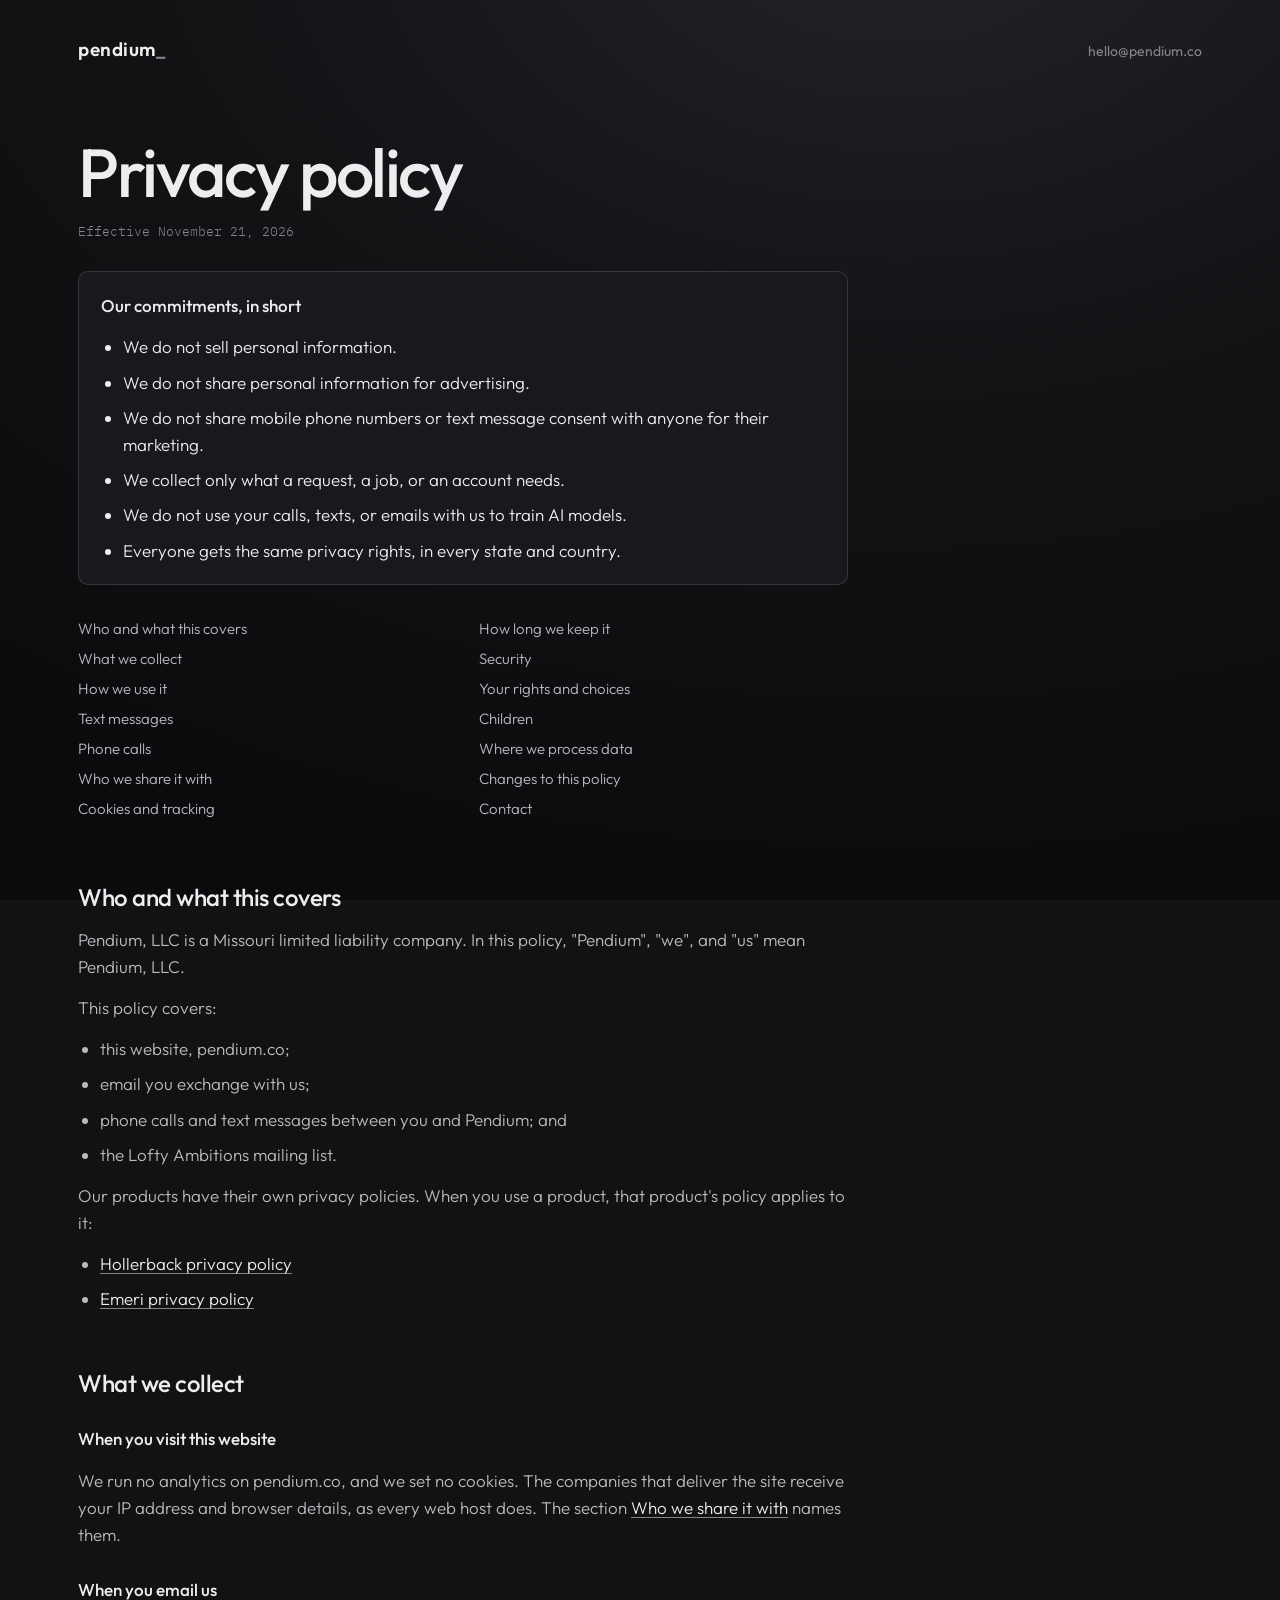
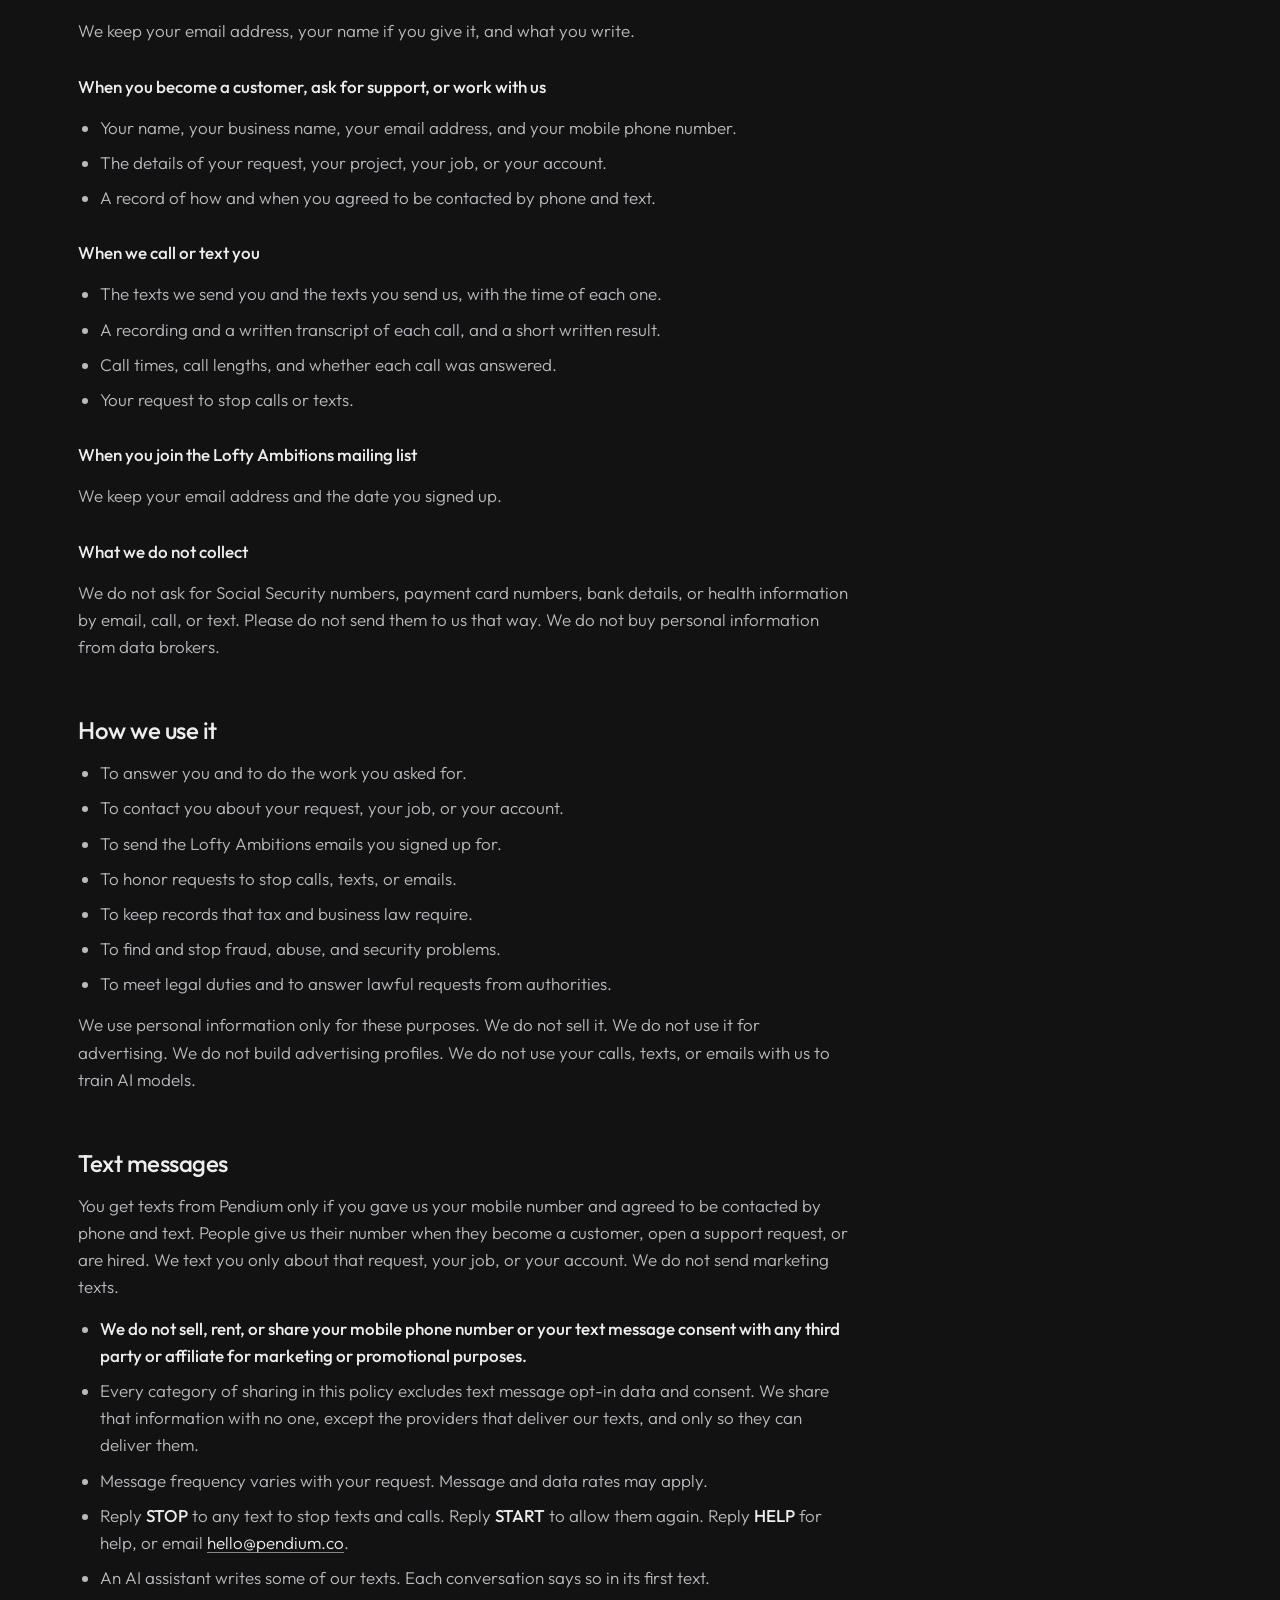
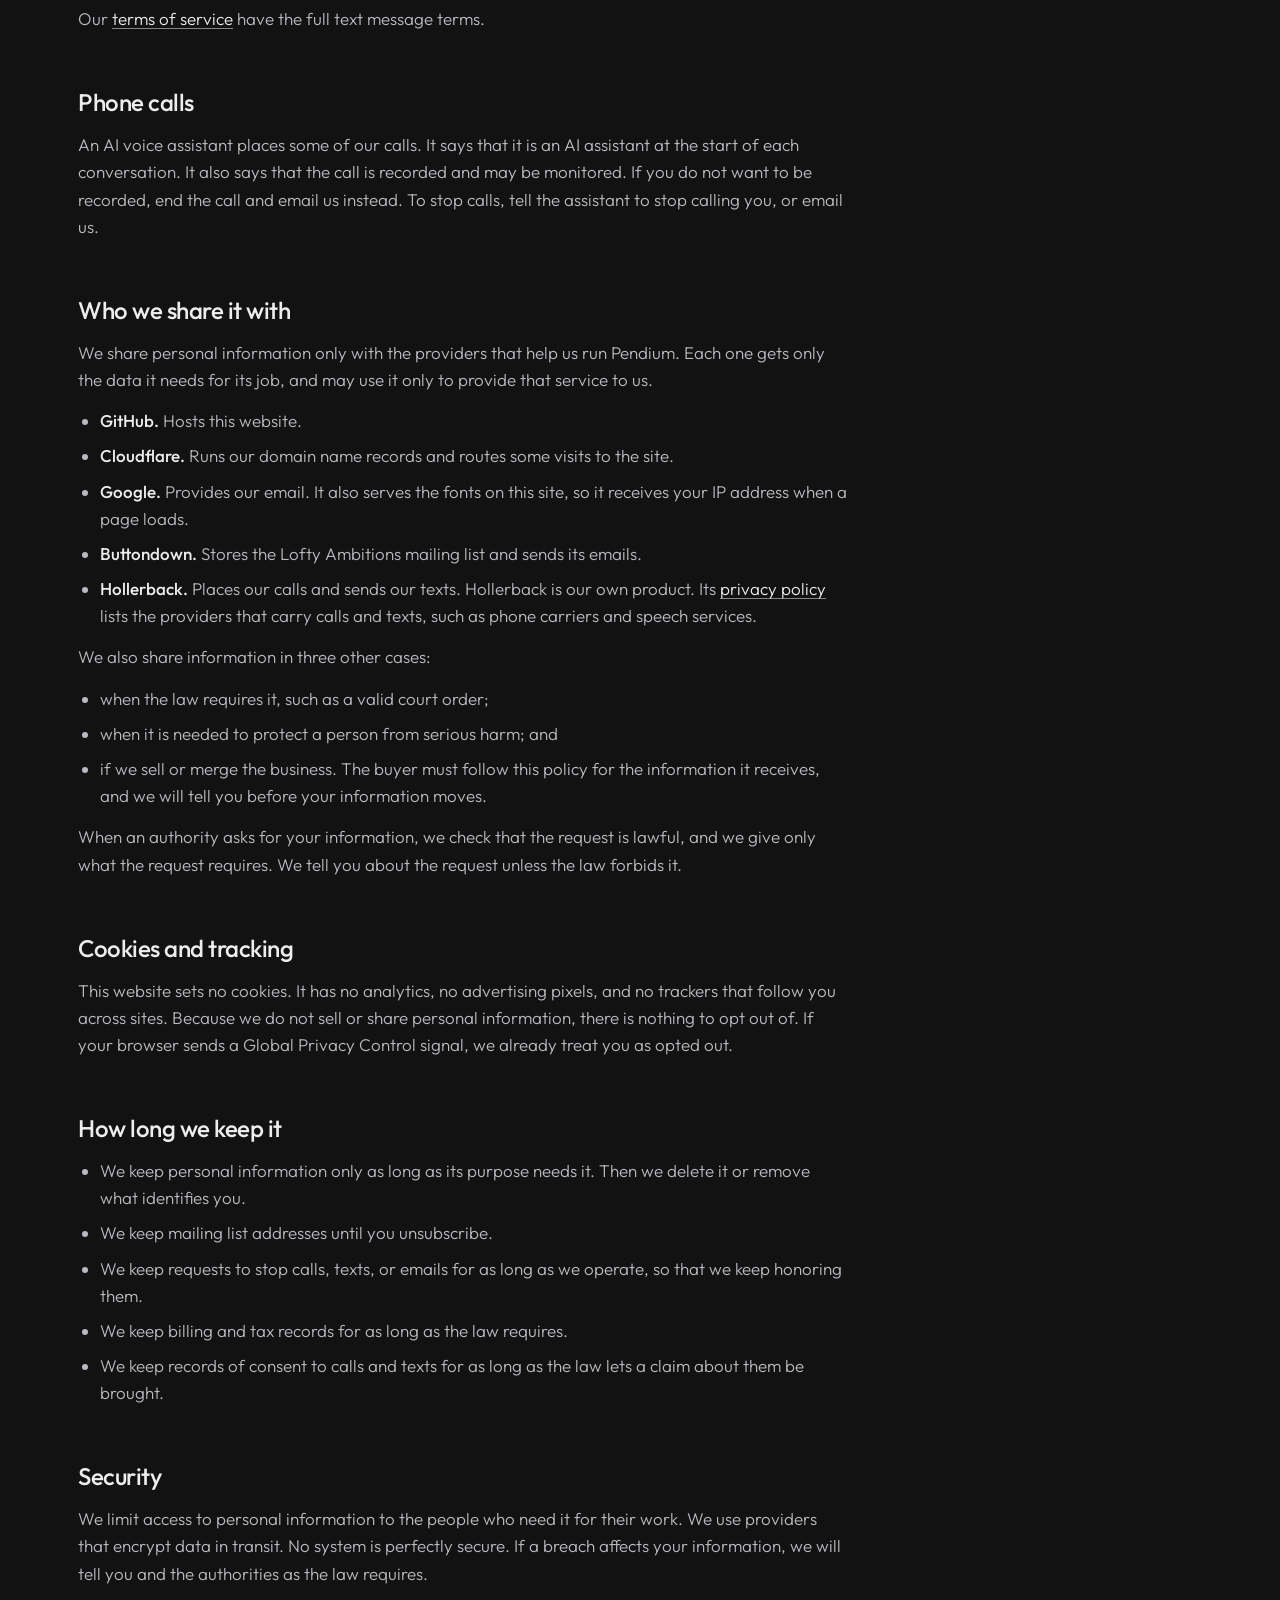
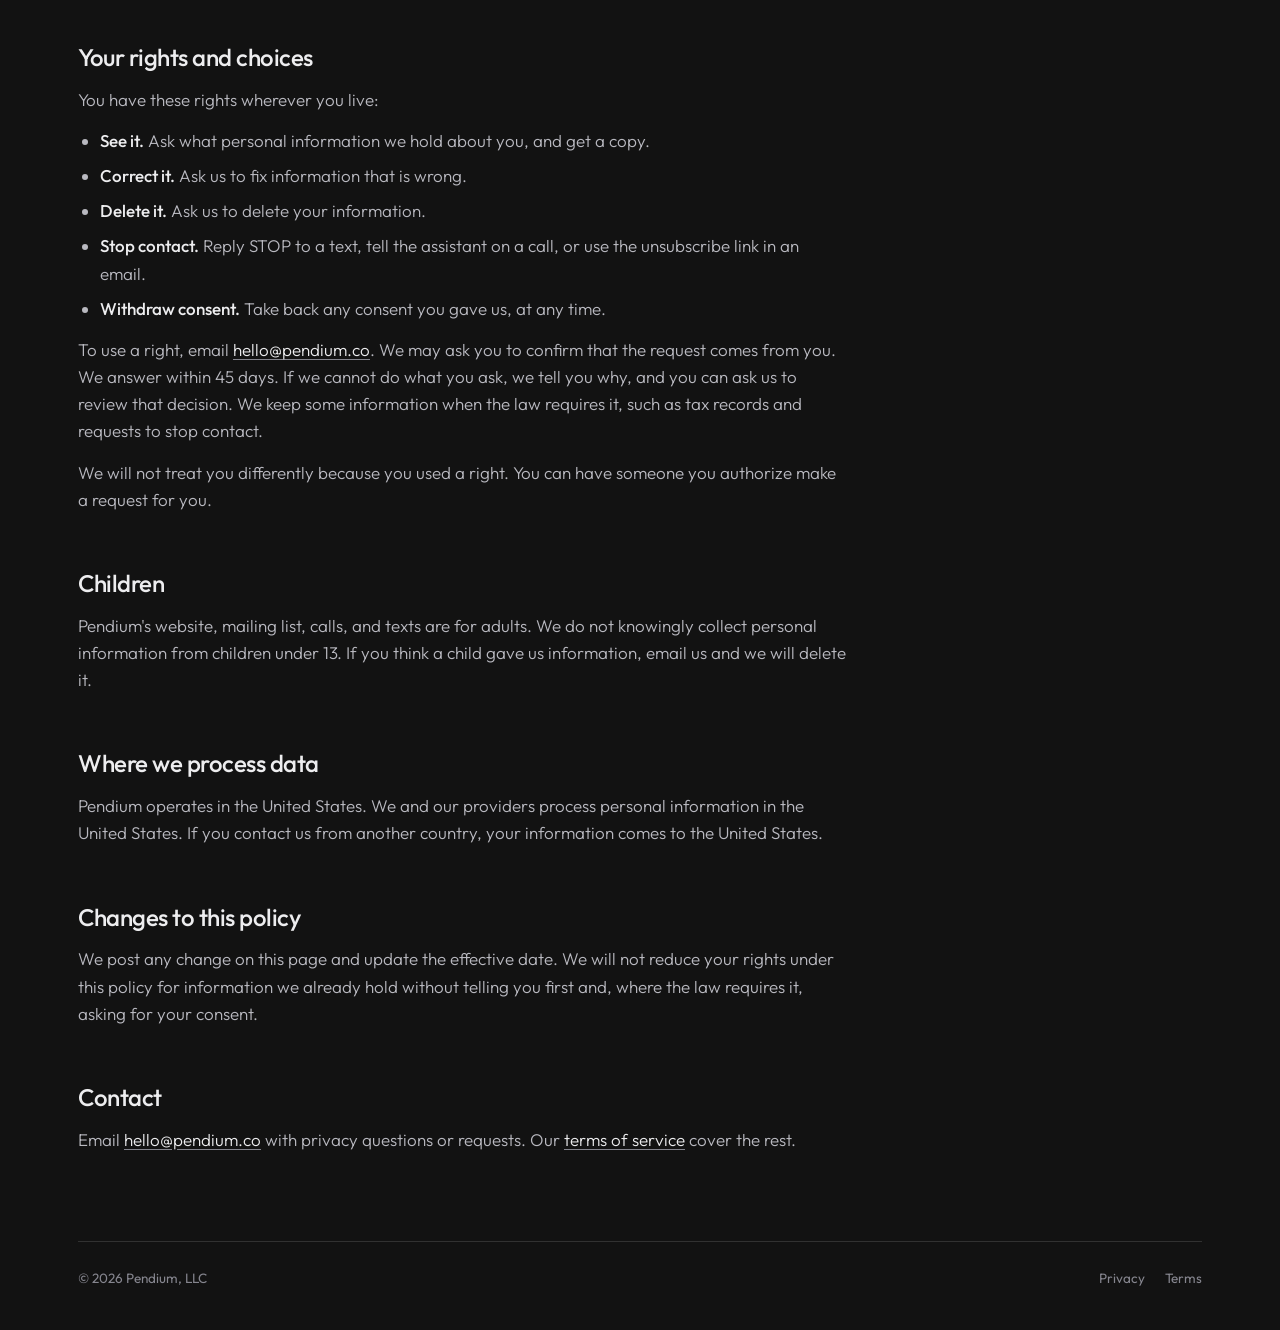
<file: privacy/index.html>
<!DOCTYPE html>
<html lang="en">

<head>
  <meta charset="utf-8" />
  <meta name="viewport" content="width=device-width, initial-scale=1" />
  <title>Privacy policy — Pendium</title>
  <meta name="description"
    content="What Pendium, LLC collects, why, who it shares data with, how it handles calls and text messages, and how to see or delete your information." />
  <link rel="canonical" href="https://pendium.co/privacy/" />
  <meta property="og:type" content="website" />
  <meta property="og:url" content="https://pendium.co/privacy/" />
  <meta property="og:title" content="Privacy policy — Pendium" />
  <link rel="preconnect" href="https://fonts.googleapis.com" />
  <link rel="preconnect" href="https://fonts.gstatic.com" crossorigin />
  <link href="https://fonts.googleapis.com/css2?family=IBM+Plex+Mono:wght@400;500&family=Outfit:wght@300;400;500;600&display=swap"
    rel="stylesheet" />
  <link rel="stylesheet" href="/assets/legal.css" />
</head>

<body>
  <div class="page">
    <header>
      <a class="wordmark" href="/">pendium<span class="tick">_</span></a>
      <a class="header-mail" href="mailto:hello@pendium.co">hello@pendium.co</a>
    </header>

    <main>
      <h1>Privacy policy</h1>
      <p class="effective">Effective November 21, 2026</p>

      <div class="legal">
        <div class="callout">
          <p><strong>Our commitments, in short</strong></p>
          <ul>
            <li>We do not sell personal information.</li>
            <li>We do not share personal information for advertising.</li>
            <li>We do not share mobile phone numbers or text message consent with anyone for their marketing.</li>
            <li>We collect only what a request, a job, or an account needs.</li>
            <li>We do not use your calls, texts, or emails with us to train AI models.</li>
            <li>Everyone gets the same privacy rights, in every state and country.</li>
          </ul>
        </div>

        <ul class="toc" aria-label="Sections">
          <li><a href="#covers">Who and what this covers</a></li>
          <li><a href="#collect">What we collect</a></li>
          <li><a href="#use">How we use it</a></li>
          <li><a href="#texts">Text messages</a></li>
          <li><a href="#calls">Phone calls</a></li>
          <li><a href="#share">Who we share it with</a></li>
          <li><a href="#cookies">Cookies and tracking</a></li>
          <li><a href="#keep">How long we keep it</a></li>
          <li><a href="#security">Security</a></li>
          <li><a href="#rights">Your rights and choices</a></li>
          <li><a href="#children">Children</a></li>
          <li><a href="#where">Where we process data</a></li>
          <li><a href="#changes">Changes to this policy</a></li>
          <li><a href="#contact">Contact</a></li>
        </ul>

        <h2 id="covers">Who and what this covers</h2>
        <p>
          Pendium, LLC is a Missouri limited liability company. In this policy, &quot;Pendium&quot;, &quot;we&quot;, and
          &quot;us&quot; mean Pendium, LLC.
        </p>
        <p>This policy covers:</p>
        <ul>
          <li>this website, pendium.co;</li>
          <li>email you exchange with us;</li>
          <li>phone calls and text messages between you and Pendium; and</li>
          <li>the Lofty Ambitions mailing list.</li>
        </ul>
        <p>
          Our products have their own privacy policies. When you use a product, that product&apos;s policy applies to it:
        </p>
        <ul>
          <li><a href="https://hollerback.dev/privacy">Hollerback privacy policy</a></li>
          <li><a href="https://emeri.org/privacy">Emeri privacy policy</a></li>
        </ul>

        <h2 id="collect">What we collect</h2>
        <h3>When you visit this website</h3>
        <p>
          We run no analytics on pendium.co, and we set no cookies. The companies that deliver the site receive your IP
          address and browser details, as every web host does. The section
          <a href="#share">Who we share it with</a> names them.
        </p>
        <h3>When you email us</h3>
        <p>We keep your email address, your name if you give it, and what you write.</p>
        <h3>When you become a customer, ask for support, or work with us</h3>
        <ul>
          <li>Your name, your business name, your email address, and your mobile phone number.</li>
          <li>The details of your request, your project, your job, or your account.</li>
          <li>A record of how and when you agreed to be contacted by phone and text.</li>
        </ul>
        <h3>When we call or text you</h3>
        <ul>
          <li>The texts we send you and the texts you send us, with the time of each one.</li>
          <li>A recording and a written transcript of each call, and a short written result.</li>
          <li>Call times, call lengths, and whether each call was answered.</li>
          <li>Your request to stop calls or texts.</li>
        </ul>
        <h3>When you join the Lofty Ambitions mailing list</h3>
        <p>We keep your email address and the date you signed up.</p>
        <h3>What we do not collect</h3>
        <p>
          We do not ask for Social Security numbers, payment card numbers, bank details, or health information by
          email, call, or text. Please do not send them to us that way. We do not buy personal information from data
          brokers.
        </p>

        <h2 id="use">How we use it</h2>
        <ul>
          <li>To answer you and to do the work you asked for.</li>
          <li>To contact you about your request, your job, or your account.</li>
          <li>To send the Lofty Ambitions emails you signed up for.</li>
          <li>To honor requests to stop calls, texts, or emails.</li>
          <li>To keep records that tax and business law require.</li>
          <li>To find and stop fraud, abuse, and security problems.</li>
          <li>To meet legal duties and to answer lawful requests from authorities.</li>
        </ul>
        <p>
          We use personal information only for these purposes. We do not sell it. We do not use it for advertising. We do
          not build advertising profiles. We do not use your calls, texts, or emails with us to train AI models.
        </p>

        <h2 id="texts">Text messages</h2>
        <p>
          You get texts from Pendium only if you gave us your mobile number and agreed to be contacted by phone and text.
          People give us their number when they become a customer, open a support request, or are hired. We text you only
          about that request, your job, or your account. We do not send marketing texts.
        </p>
        <ul>
          <li>
            <strong>We do not sell, rent, or share your mobile phone number or your text message consent with any third
              party or affiliate for marketing or promotional purposes.</strong>
          </li>
          <li>
            Every category of sharing in this policy excludes text message opt-in data and consent. We share that
            information with no one, except the providers that deliver our texts, and only so they can deliver them.
          </li>
          <li>Message frequency varies with your request. Message and data rates may apply.</li>
          <li>
            Reply <strong>STOP</strong> to any text to stop texts and calls. Reply
            <strong>START</strong> to allow them again. Reply <strong>HELP</strong> for help, or email
            <a href="mailto:hello@pendium.co">hello@pendium.co</a>.
          </li>
          <li>An AI assistant writes some of our texts. Each conversation says so in its first text.</li>
        </ul>
        <p>Our <a href="/terms/#texts">terms of service</a> have the full text message terms.</p>

        <h2 id="calls">Phone calls</h2>
        <p>
          An AI voice assistant places some of our calls. It says that it is an AI assistant at the start of each
          conversation. It also says that the call is recorded and may be monitored. If you do not want to be recorded,
          end the call and email us instead. To stop calls, tell the assistant to stop calling you, or email us.
        </p>

        <h2 id="share">Who we share it with</h2>
        <p>
          We share personal information only with the providers that help us run Pendium. Each one gets only the data it
          needs for its job, and may use it only to provide that service to us.
        </p>
        <ul>
          <li><strong>GitHub.</strong> Hosts this website.</li>
          <li><strong>Cloudflare.</strong> Runs our domain name records and routes some visits to the site.</li>
          <li>
            <strong>Google.</strong> Provides our email. It also serves the fonts on this site, so it receives your IP
            address when a page loads.
          </li>
          <li><strong>Buttondown.</strong> Stores the Lofty Ambitions mailing list and sends its emails.</li>
          <li>
            <strong>Hollerback.</strong> Places our calls and sends our texts. Hollerback is our own product. Its
            <a href="https://hollerback.dev/privacy">privacy policy</a> lists the providers that carry calls and texts,
            such as phone carriers and speech services.
          </li>
        </ul>
        <p>We also share information in three other cases:</p>
        <ul>
          <li>when the law requires it, such as a valid court order;</li>
          <li>when it is needed to protect a person from serious harm; and</li>
          <li>
            if we sell or merge the business. The buyer must follow this policy for the information it receives, and we
            will tell you before your information moves.
          </li>
        </ul>
        <p>
          When an authority asks for your information, we check that the request is lawful, and we give only what the
          request requires. We tell you about the request unless the law forbids it.
        </p>

        <h2 id="cookies">Cookies and tracking</h2>
        <p>
          This website sets no cookies. It has no analytics, no advertising pixels, and no trackers that follow you
          across sites. Because we do not sell or share personal information, there is nothing to opt out of. If your
          browser sends a Global Privacy Control signal, we already treat you as opted out.
        </p>

        <h2 id="keep">How long we keep it</h2>
        <ul>
          <li>We keep personal information only as long as its purpose needs it. Then we delete it or remove what identifies you.</li>
          <li>We keep mailing list addresses until you unsubscribe.</li>
          <li>
            We keep requests to stop calls, texts, or emails for as long as we operate, so that we keep honoring them.
          </li>
          <li>We keep billing and tax records for as long as the law requires.</li>
          <li>We keep records of consent to calls and texts for as long as the law lets a claim about them be brought.</li>
        </ul>

        <h2 id="security">Security</h2>
        <p>
          We limit access to personal information to the people who need it for their work. We use providers that
          encrypt data in transit. No system is perfectly secure. If a breach affects your information, we will tell you and the authorities as the law
          requires.
        </p>

        <h2 id="rights">Your rights and choices</h2>
        <p>You have these rights wherever you live:</p>
        <ul>
          <li><strong>See it.</strong> Ask what personal information we hold about you, and get a copy.</li>
          <li><strong>Correct it.</strong> Ask us to fix information that is wrong.</li>
          <li><strong>Delete it.</strong> Ask us to delete your information.</li>
          <li><strong>Stop contact.</strong> Reply STOP to a text, tell the assistant on a call, or use the unsubscribe link in an email.</li>
          <li><strong>Withdraw consent.</strong> Take back any consent you gave us, at any time.</li>
        </ul>
        <p>
          To use a right, email <a href="mailto:hello@pendium.co">hello@pendium.co</a>. We may ask you to confirm that
          the request comes from you. We answer within 45 days. If we cannot do what you ask, we tell you why, and you
          can ask us to review that decision. We keep some information when the law requires it, such as tax records and
          requests to stop contact.
        </p>
        <p>
          We will not treat you differently because you used a right. You can have someone you authorize make a request
          for you.
        </p>

        <h2 id="children">Children</h2>
        <p>
          Pendium&apos;s website, mailing list, calls, and texts are for adults. We do not knowingly collect personal
          information from children under 13. If you think a child gave us information, email us and we will delete it.
        </p>

        <h2 id="where">Where we process data</h2>
        <p>
          Pendium operates in the United States. We and our providers process personal information in the United States.
          If you contact us from another country, your information comes to the United States.
        </p>

        <h2 id="changes">Changes to this policy</h2>
        <p>
          We post any change on this page and update the effective date. We will not reduce your rights under this
          policy for information we already hold without telling you first and, where the law requires it, asking for
          your consent.
        </p>

        <h2 id="contact">Contact</h2>
        <p>
          Email <a href="mailto:hello@pendium.co">hello@pendium.co</a> with privacy questions or requests. Our
          <a href="/terms/">terms of service</a> cover the rest.
        </p>
      </div>
    </main>

    <footer>
      <span>© 2026 Pendium, LLC</span>
      <nav aria-label="Legal">
        <a href="/privacy/" aria-current="page">Privacy</a>
        <a href="/terms/">Terms</a>
      </nav>
    </footer>
  </div>
</body>

</html>
</file>
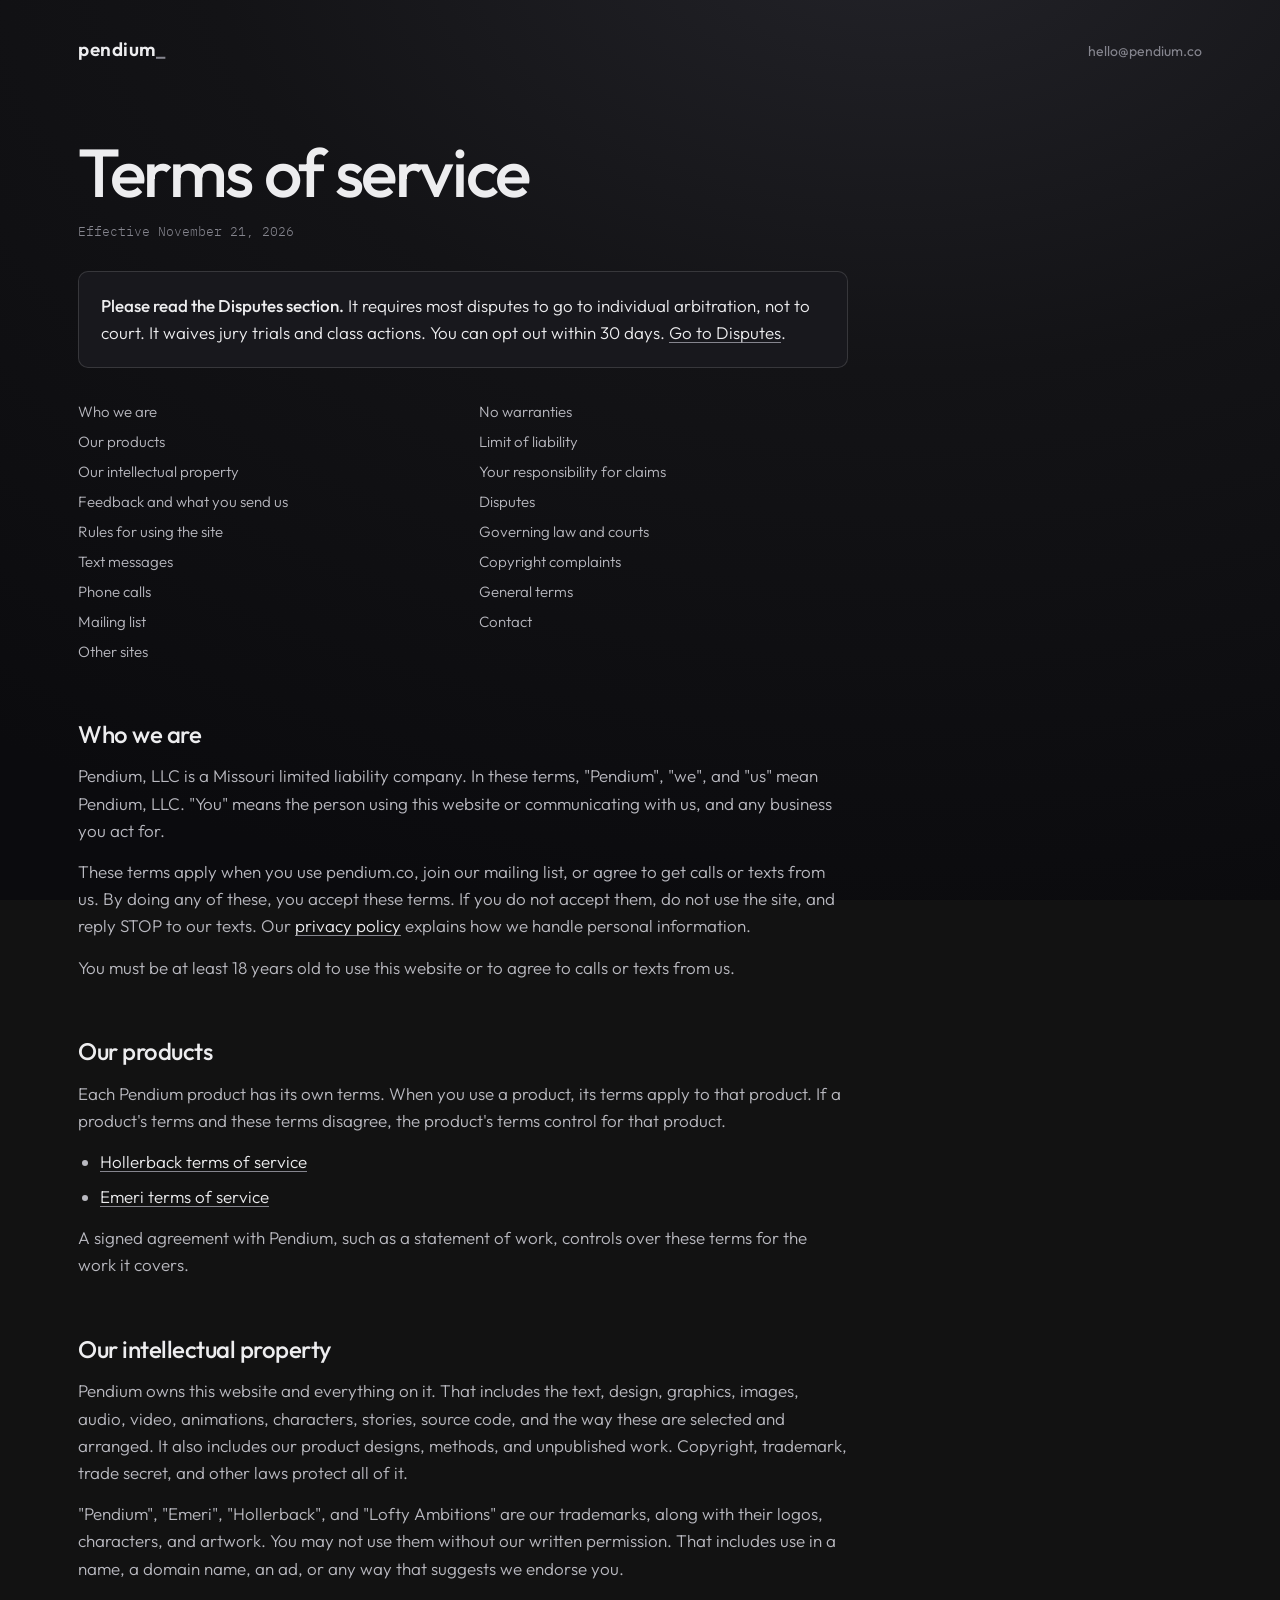
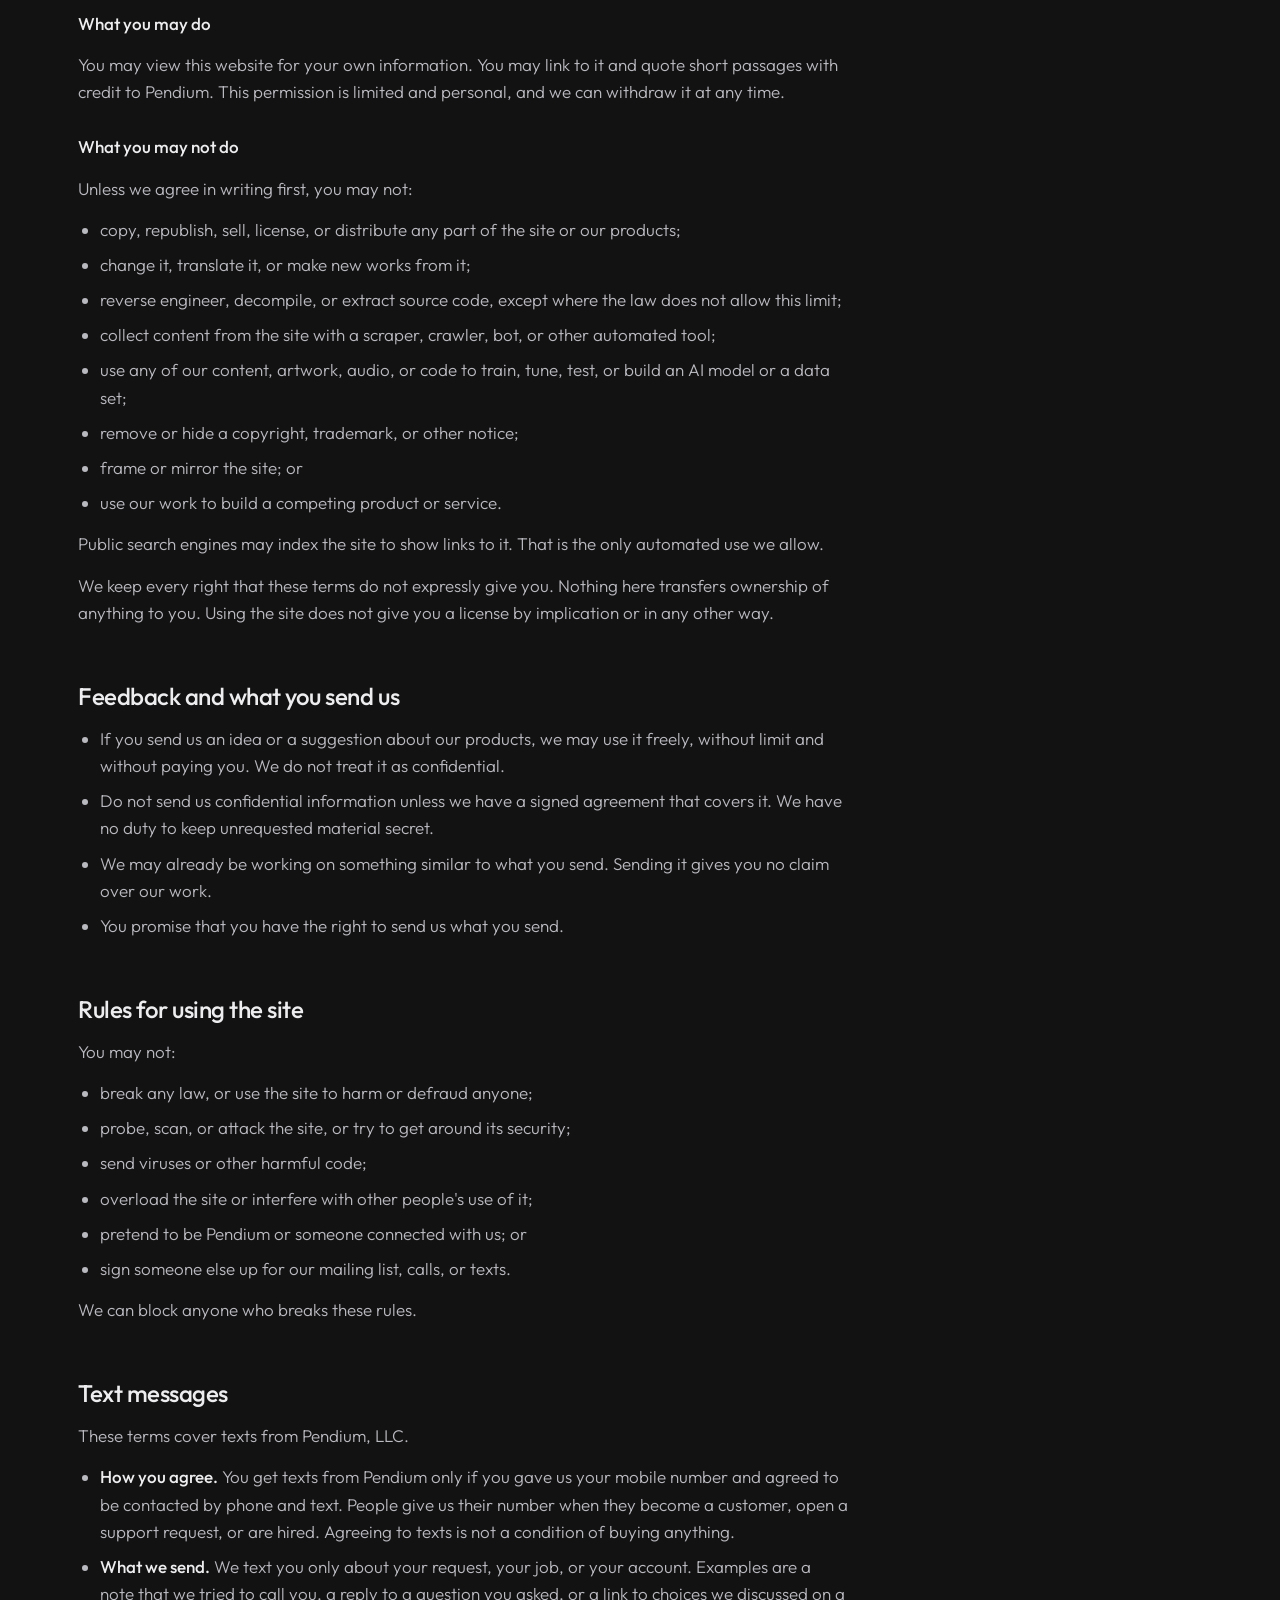
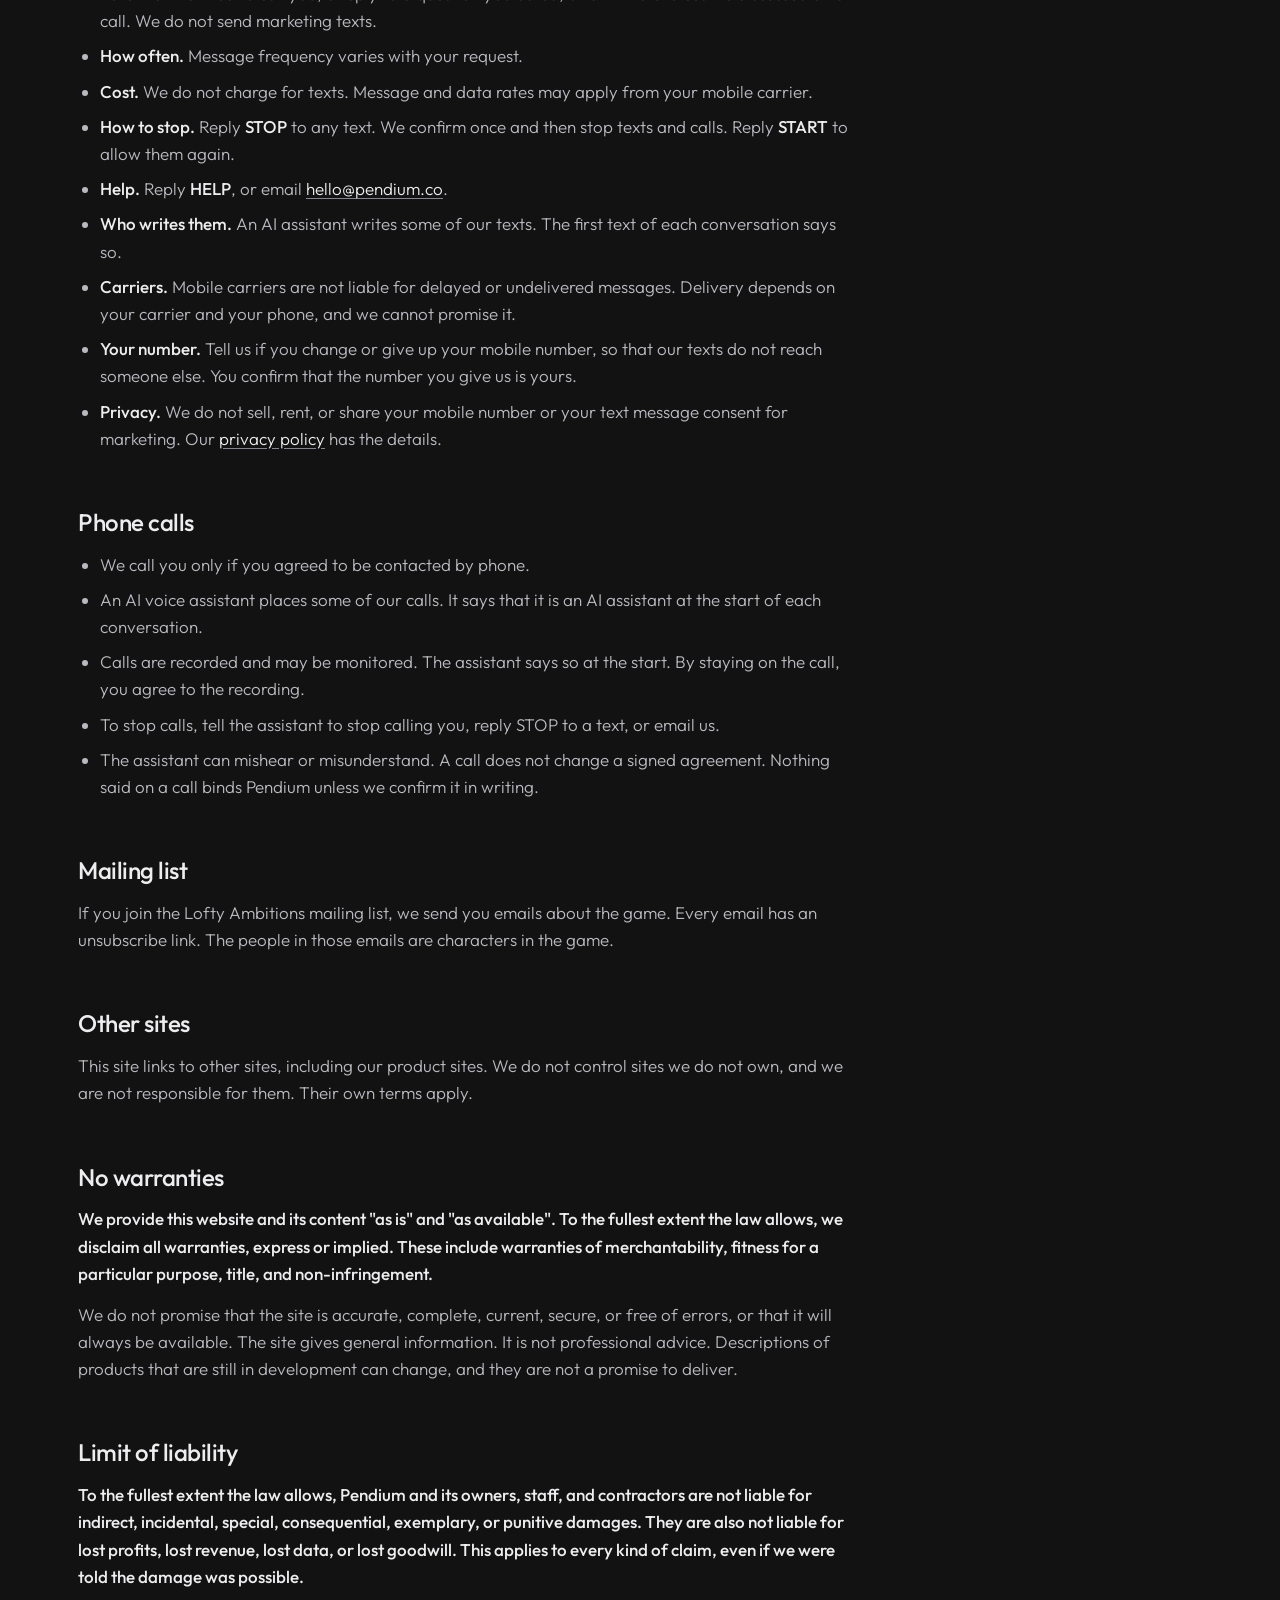
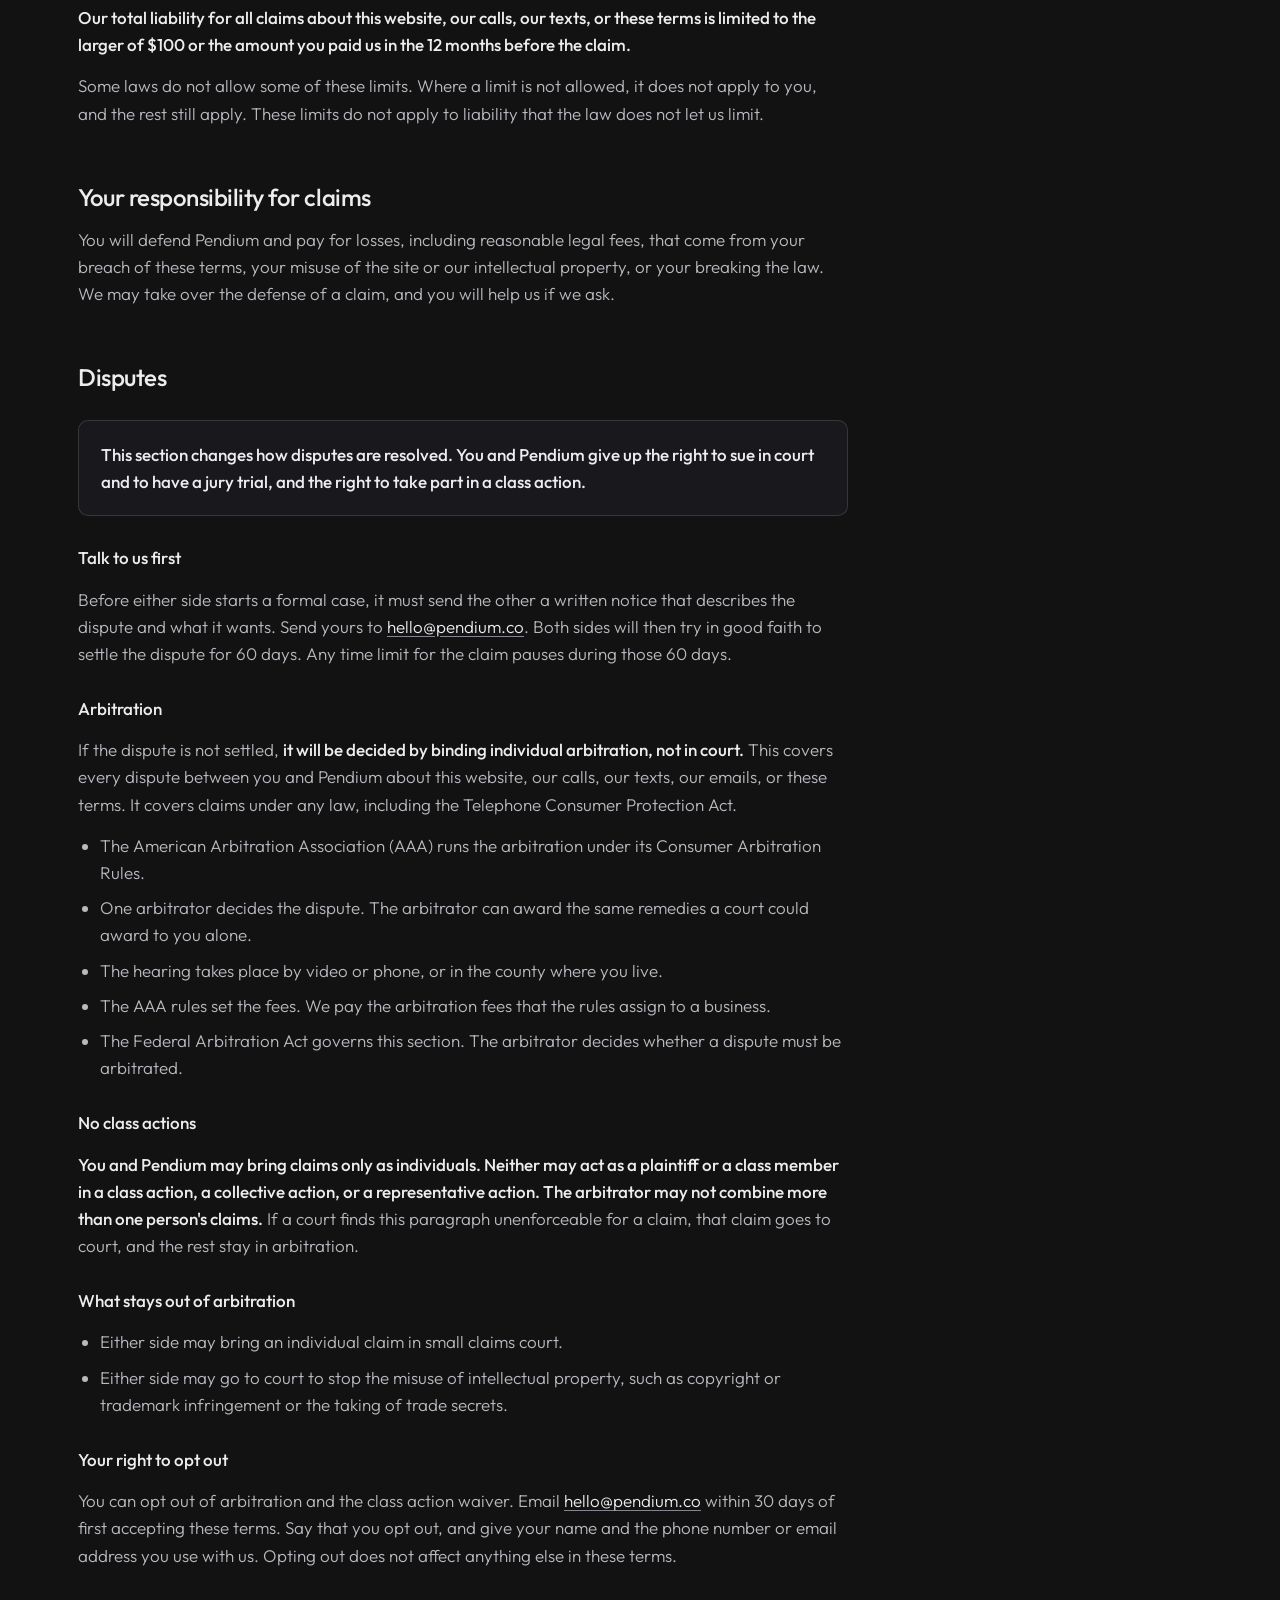
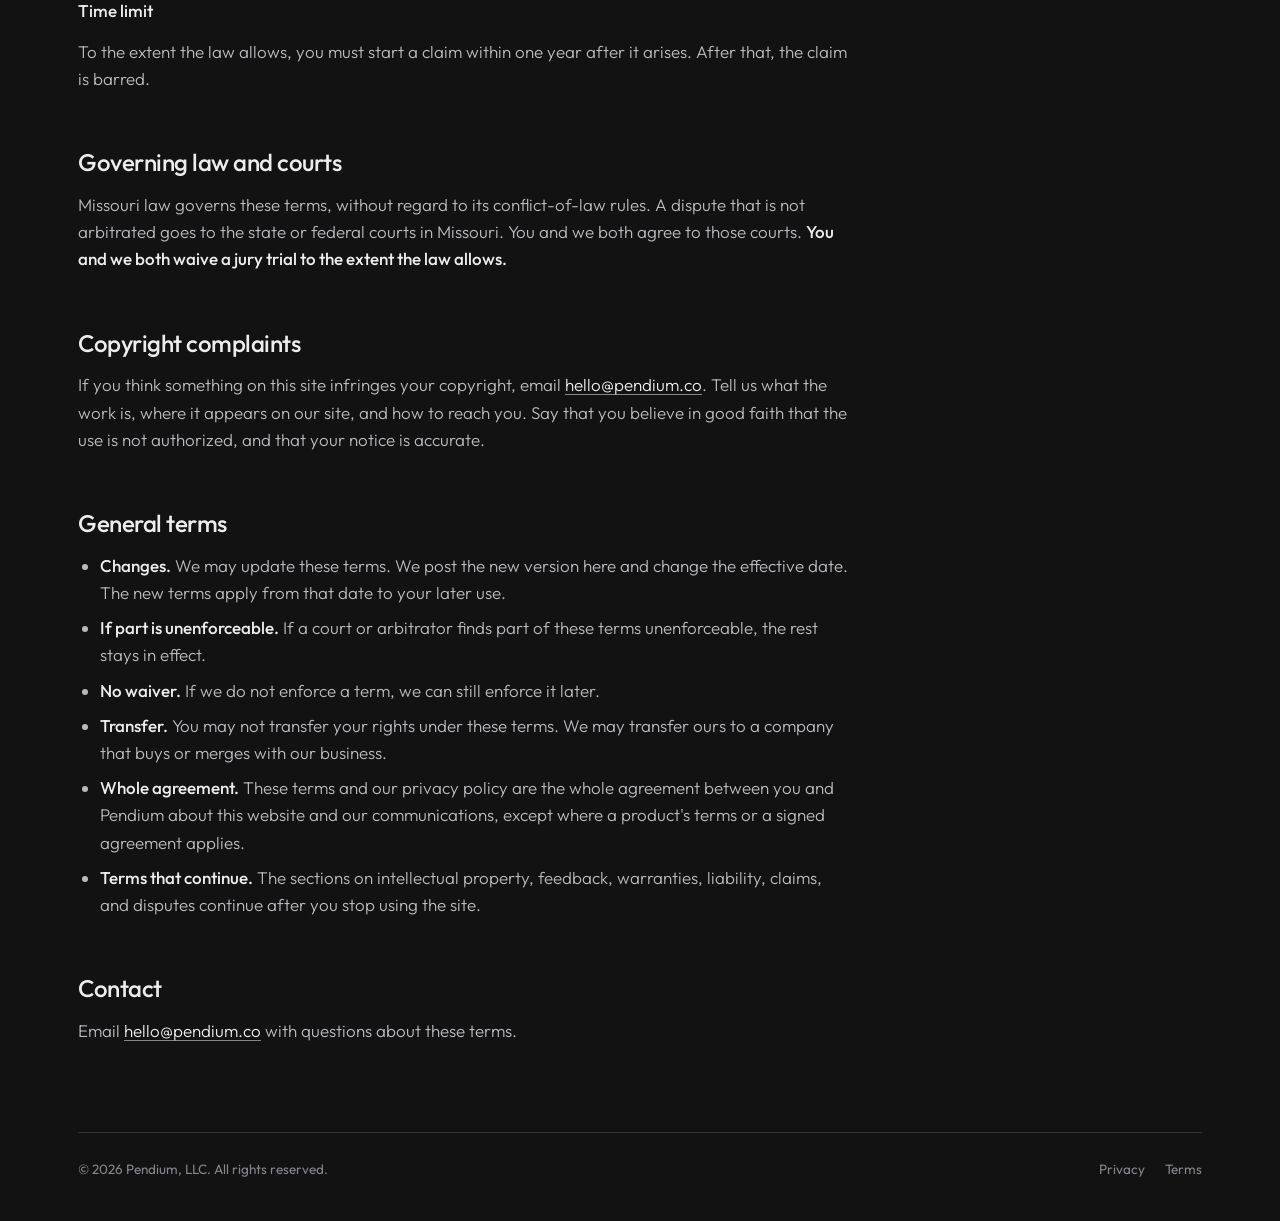
<file: terms/index.html>
<!DOCTYPE html>
<html lang="en">

<head>
  <meta charset="utf-8" />
  <meta name="viewport" content="width=device-width, initial-scale=1" />
  <title>Terms of service — Pendium</title>
  <meta name="description"
    content="The terms for using pendium.co and for calls and text messages from Pendium, LLC, including text message terms and how disputes are resolved." />
  <link rel="canonical" href="https://pendium.co/terms/" />
  <meta property="og:type" content="website" />
  <meta property="og:url" content="https://pendium.co/terms/" />
  <meta property="og:title" content="Terms of service — Pendium" />
  <link rel="preconnect" href="https://fonts.googleapis.com" />
  <link rel="preconnect" href="https://fonts.gstatic.com" crossorigin />
  <link href="https://fonts.googleapis.com/css2?family=IBM+Plex+Mono:wght@400;500&family=Outfit:wght@300;400;500;600&display=swap"
    rel="stylesheet" />
  <link rel="stylesheet" href="/assets/legal.css" />
</head>

<body>
  <div class="page">
    <header>
      <a class="wordmark" href="/">pendium<span class="tick">_</span></a>
      <a class="header-mail" href="mailto:hello@pendium.co">hello@pendium.co</a>
    </header>

    <main>
      <h1>Terms of service</h1>
      <p class="effective">Effective November 21, 2026</p>

      <div class="legal">
        <div class="callout">
          <p>
            <strong>Please read the Disputes section.</strong> It requires most disputes to go to individual
            arbitration, not to court. It waives jury trials and class actions. You can opt out within 30 days.
            <a href="#disputes">Go to Disputes</a>.
          </p>
        </div>

        <ul class="toc" aria-label="Sections">
          <li><a href="#who">Who we are</a></li>
          <li><a href="#products">Our products</a></li>
          <li><a href="#ip">Our intellectual property</a></li>
          <li><a href="#feedback">Feedback and what you send us</a></li>
          <li><a href="#rules">Rules for using the site</a></li>
          <li><a href="#texts">Text messages</a></li>
          <li><a href="#calls">Phone calls</a></li>
          <li><a href="#email">Mailing list</a></li>
          <li><a href="#links">Other sites</a></li>
          <li><a href="#warranty">No warranties</a></li>
          <li><a href="#liability">Limit of liability</a></li>
          <li><a href="#indemnity">Your responsibility for claims</a></li>
          <li><a href="#disputes">Disputes</a></li>
          <li><a href="#law">Governing law and courts</a></li>
          <li><a href="#copyright">Copyright complaints</a></li>
          <li><a href="#general">General terms</a></li>
          <li><a href="#contact">Contact</a></li>
        </ul>

        <h2 id="who">Who we are</h2>
        <p>
          Pendium, LLC is a Missouri limited liability company. In these terms, &quot;Pendium&quot;, &quot;we&quot;, and
          &quot;us&quot; mean Pendium, LLC. &quot;You&quot; means the person using this website or communicating with
          us, and any business you act for.
        </p>
        <p>
          These terms apply when you use pendium.co, join our mailing list, or agree to get calls or texts from us. By
          doing any of these, you accept these terms. If you do not accept them, do not use the site, and reply STOP to
          our texts. Our <a href="/privacy/">privacy policy</a> explains how we handle personal information.
        </p>
        <p>You must be at least 18 years old to use this website or to agree to calls or texts from us.</p>

        <h2 id="products">Our products</h2>
        <p>
          Each Pendium product has its own terms. When you use a product, its terms apply to that product. If a
          product&apos;s terms and these terms disagree, the product&apos;s terms control for that product.
        </p>
        <ul>
          <li><a href="https://hollerback.dev/terms">Hollerback terms of service</a></li>
          <li><a href="https://emeri.org/terms">Emeri terms of service</a></li>
        </ul>
        <p>
          A signed agreement with Pendium, such as a statement of work, controls over these terms for the work it
          covers.
        </p>

        <h2 id="ip">Our intellectual property</h2>
        <p>
          Pendium owns this website and everything on it. That includes the text, design, graphics, images, audio,
          video, animations, characters, stories, source code, and the way these are selected and arranged. It also
          includes our product designs, methods, and unpublished work. Copyright, trademark, trade secret, and other
          laws protect all of it.
        </p>
        <p>
          &quot;Pendium&quot;, &quot;Emeri&quot;, &quot;Hollerback&quot;, and &quot;Lofty Ambitions&quot; are our
          trademarks, along with their logos, characters, and artwork. You may not use them without our written
          permission. That includes use in a name, a domain name, an ad, or any way that suggests we endorse you.
        </p>
        <h3>What you may do</h3>
        <p>
          You may view this website for your own information. You may link to it and quote short passages with credit to
          Pendium. This permission is limited and personal, and we can withdraw it at any time.
        </p>
        <h3>What you may not do</h3>
        <p>Unless we agree in writing first, you may not:</p>
        <ul>
          <li>copy, republish, sell, license, or distribute any part of the site or our products;</li>
          <li>change it, translate it, or make new works from it;</li>
          <li>reverse engineer, decompile, or extract source code, except where the law does not allow this limit;</li>
          <li>collect content from the site with a scraper, crawler, bot, or other automated tool;</li>
          <li>
            use any of our content, artwork, audio, or code to train, tune, test, or build an AI model or a data set;
          </li>
          <li>remove or hide a copyright, trademark, or other notice;</li>
          <li>frame or mirror the site; or</li>
          <li>use our work to build a competing product or service.</li>
        </ul>
        <p>
          Public search engines may index the site to show links to it. That is the only automated use we allow.
        </p>
        <p>
          We keep every right that these terms do not expressly give you. Nothing here transfers ownership of anything
          to you. Using the site does not give you a license by implication or in any other way.
        </p>

        <h2 id="feedback">Feedback and what you send us</h2>
        <ul>
          <li>
            If you send us an idea or a suggestion about our products, we may use it freely, without limit and without
            paying you. We do not treat it as confidential.
          </li>
          <li>
            Do not send us confidential information unless we have a signed agreement that covers it. We have no duty to
            keep unrequested material secret.
          </li>
          <li>
            We may already be working on something similar to what you send. Sending it gives you no claim over our
            work.
          </li>
          <li>You promise that you have the right to send us what you send.</li>
        </ul>

        <h2 id="rules">Rules for using the site</h2>
        <p>You may not:</p>
        <ul>
          <li>break any law, or use the site to harm or defraud anyone;</li>
          <li>probe, scan, or attack the site, or try to get around its security;</li>
          <li>send viruses or other harmful code;</li>
          <li>overload the site or interfere with other people&apos;s use of it;</li>
          <li>pretend to be Pendium or someone connected with us; or</li>
          <li>sign someone else up for our mailing list, calls, or texts.</li>
        </ul>
        <p>We can block anyone who breaks these rules.</p>

        <h2 id="texts">Text messages</h2>
        <p>These terms cover texts from Pendium, LLC.</p>
        <ul>
          <li>
            <strong>How you agree.</strong> You get texts from Pendium only if you gave us your mobile number and agreed
            to be contacted by phone and text. People give us their number when they become a customer, open a support
            request, or are hired. Agreeing to texts is not a condition of buying anything.
          </li>
          <li>
            <strong>What we send.</strong> We text you only about your request, your job, or your account. Examples are
            a note that we tried to call you, a reply to a question you asked, or a link to choices we discussed on a
            call. We do not send marketing texts.
          </li>
          <li><strong>How often.</strong> Message frequency varies with your request.</li>
          <li>
            <strong>Cost.</strong> We do not charge for texts. Message and data rates may apply from your mobile
            carrier.
          </li>
          <li>
            <strong>How to stop.</strong> Reply <strong>STOP</strong> to any text. We confirm once and then stop texts
            and calls. Reply <strong>START</strong> to allow them again.
          </li>
          <li>
            <strong>Help.</strong> Reply <strong>HELP</strong>, or email
            <a href="mailto:hello@pendium.co">hello@pendium.co</a>.
          </li>
          <li>
            <strong>Who writes them.</strong> An AI assistant writes some of our texts. The first text of each
            conversation says so.
          </li>
          <li>
            <strong>Carriers.</strong> Mobile carriers are not liable for delayed or undelivered messages. Delivery
            depends on your carrier and your phone, and we cannot promise it.
          </li>
          <li>
            <strong>Your number.</strong> Tell us if you change or give up your mobile number, so that our texts do not
            reach someone else. You confirm that the number you give us is yours.
          </li>
          <li>
            <strong>Privacy.</strong> We do not sell, rent, or share your mobile number or your text message consent for
            marketing. Our <a href="/privacy/#texts">privacy policy</a> has the details.
          </li>
        </ul>

        <h2 id="calls">Phone calls</h2>
        <ul>
          <li>We call you only if you agreed to be contacted by phone.</li>
          <li>
            An AI voice assistant places some of our calls. It says that it is an AI assistant at the start of each
            conversation.
          </li>
          <li>
            Calls are recorded and may be monitored. The assistant says so at the start. By staying on the call, you
            agree to the recording.
          </li>
          <li>To stop calls, tell the assistant to stop calling you, reply STOP to a text, or email us.</li>
          <li>
            The assistant can mishear or misunderstand. A call does not change a signed agreement. Nothing said on a
            call binds Pendium unless we confirm it in writing.
          </li>
        </ul>

        <h2 id="email">Mailing list</h2>
        <p>
          If you join the Lofty Ambitions mailing list, we send you emails about the game. Every email has an
          unsubscribe link. The people in those emails are characters in the game.
        </p>

        <h2 id="links">Other sites</h2>
        <p>
          This site links to other sites, including our product sites. We do not control sites we do not own, and we are
          not responsible for them. Their own terms apply.
        </p>

        <h2 id="warranty">No warranties</h2>
        <p>
          <strong>We provide this website and its content &quot;as is&quot; and &quot;as available&quot;. To the fullest
            extent the law allows, we disclaim all warranties, express or implied. These include warranties of
            merchantability, fitness for a particular purpose, title, and non-infringement.</strong>
        </p>
        <p>
          We do not promise that the site is accurate, complete, current, secure, or free of errors, or that it will
          always be available. The site gives general information. It is not professional advice. Descriptions of
          products that are still in development can change, and they are not a promise to deliver.
        </p>

        <h2 id="liability">Limit of liability</h2>
        <p>
          <strong>To the fullest extent the law allows, Pendium and its owners, staff, and contractors are not liable
            for indirect, incidental, special, consequential, exemplary, or punitive damages. They are also not liable
            for lost profits, lost revenue, lost data, or lost goodwill. This applies to every kind of claim, even if we
            were told the damage was possible.</strong>
        </p>
        <p>
          <strong>Our total liability for all claims about this website, our calls, our texts, or these terms is limited
            to the larger of $100 or the amount you paid us in the 12 months before the claim.</strong>
        </p>
        <p>
          Some laws do not allow some of these limits. Where a limit is not allowed, it does not apply to you, and the
          rest still apply. These limits do not apply to liability that the law does not let us limit.
        </p>

        <h2 id="indemnity">Your responsibility for claims</h2>
        <p>
          You will defend Pendium and pay for losses, including reasonable legal fees, that come from your breach of
          these terms, your misuse of the site or our intellectual property, or your breaking the law. We may take over
          the defense of a claim, and you will help us if we ask.
        </p>

        <h2 id="disputes">Disputes</h2>
        <div class="callout">
          <p>
            <strong>This section changes how disputes are resolved. You and Pendium give up the right to sue in court
              and to have a jury trial, and the right to take part in a class action.</strong>
          </p>
        </div>
        <h3>Talk to us first</h3>
        <p>
          Before either side starts a formal case, it must send the other a written notice that describes the dispute
          and what it wants. Send yours to <a href="mailto:hello@pendium.co">hello@pendium.co</a>. Both sides will then
          try in good faith to settle the dispute for 60 days. Any time limit for the claim pauses during those 60 days.
        </p>
        <h3>Arbitration</h3>
        <p>
          If the dispute is not settled, <strong>it will be decided by binding individual arbitration, not in
            court.</strong> This covers every dispute between you and Pendium about this website, our calls, our texts,
          our emails, or these terms. It covers claims under any law, including the Telephone Consumer Protection Act.
        </p>
        <ul>
          <li>The American Arbitration Association (AAA) runs the arbitration under its Consumer Arbitration Rules.</li>
          <li>One arbitrator decides the dispute. The arbitrator can award the same remedies a court could award to you alone.</li>
          <li>The hearing takes place by video or phone, or in the county where you live.</li>
          <li>The AAA rules set the fees. We pay the arbitration fees that the rules assign to a business.</li>
          <li>The Federal Arbitration Act governs this section. The arbitrator decides whether a dispute must be arbitrated.</li>
        </ul>
        <h3>No class actions</h3>
        <p>
          <strong>You and Pendium may bring claims only as individuals. Neither may act as a plaintiff or a class member
            in a class action, a collective action, or a representative action. The arbitrator may not combine more than
            one person&apos;s claims.</strong> If a court finds this paragraph unenforceable for a claim, that claim
          goes to court, and the rest stay in arbitration.
        </p>
        <h3>What stays out of arbitration</h3>
        <ul>
          <li>Either side may bring an individual claim in small claims court.</li>
          <li>
            Either side may go to court to stop the misuse of intellectual property, such as copyright or trademark
            infringement or the taking of trade secrets.
          </li>
        </ul>
        <h3>Your right to opt out</h3>
        <p>
          You can opt out of arbitration and the class action waiver. Email
          <a href="mailto:hello@pendium.co">hello@pendium.co</a> within 30 days of first accepting these terms. Say that
          you opt out, and give your name and the phone number or email address you use with us. Opting out does not
          affect anything else in these terms.
        </p>
        <h3>Time limit</h3>
        <p>
          To the extent the law allows, you must start a claim within one year after it arises. After that, the claim is
          barred.
        </p>

        <h2 id="law">Governing law and courts</h2>
        <p>
          Missouri law governs these terms, without regard to its conflict-of-law rules. A dispute that is not
          arbitrated goes to the state or federal courts in Missouri. You and we both agree to those courts.
          <strong>You and we both waive a jury trial to the extent the law allows.</strong>
        </p>

        <h2 id="copyright">Copyright complaints</h2>
        <p>
          If you think something on this site infringes your copyright, email
          <a href="mailto:hello@pendium.co">hello@pendium.co</a>. Tell us what the work is, where it appears on our
          site, and how to reach you. Say that you believe in good faith that the use is not authorized, and that your
          notice is accurate.
        </p>

        <h2 id="general">General terms</h2>
        <ul>
          <li>
            <strong>Changes.</strong> We may update these terms. We post the new version here and change the effective
            date. The new terms apply from that date to your later use.
          </li>
          <li>
            <strong>If part is unenforceable.</strong> If a court or arbitrator finds part of these terms
            unenforceable, the rest stays in effect.
          </li>
          <li><strong>No waiver.</strong> If we do not enforce a term, we can still enforce it later.</li>
          <li>
            <strong>Transfer.</strong> You may not transfer your rights under these terms. We may transfer ours to a
            company that buys or merges with our business.
          </li>
          <li>
            <strong>Whole agreement.</strong> These terms and our privacy policy are the whole agreement between you
            and Pendium about this website and our communications, except where a product&apos;s terms or a signed
            agreement applies.
          </li>
          <li>
            <strong>Terms that continue.</strong> The sections on intellectual property, feedback, warranties,
            liability, claims, and disputes continue after you stop using the site.
          </li>
        </ul>

        <h2 id="contact">Contact</h2>
        <p>Email <a href="mailto:hello@pendium.co">hello@pendium.co</a> with questions about these terms.</p>
      </div>
    </main>

    <footer>
      <span>© 2026 Pendium, LLC. All rights reserved.</span>
      <nav aria-label="Legal">
        <a href="/privacy/">Privacy</a>
        <a href="/terms/" aria-current="page">Terms</a>
      </nav>
    </footer>
  </div>
</body>

</html>
</file>
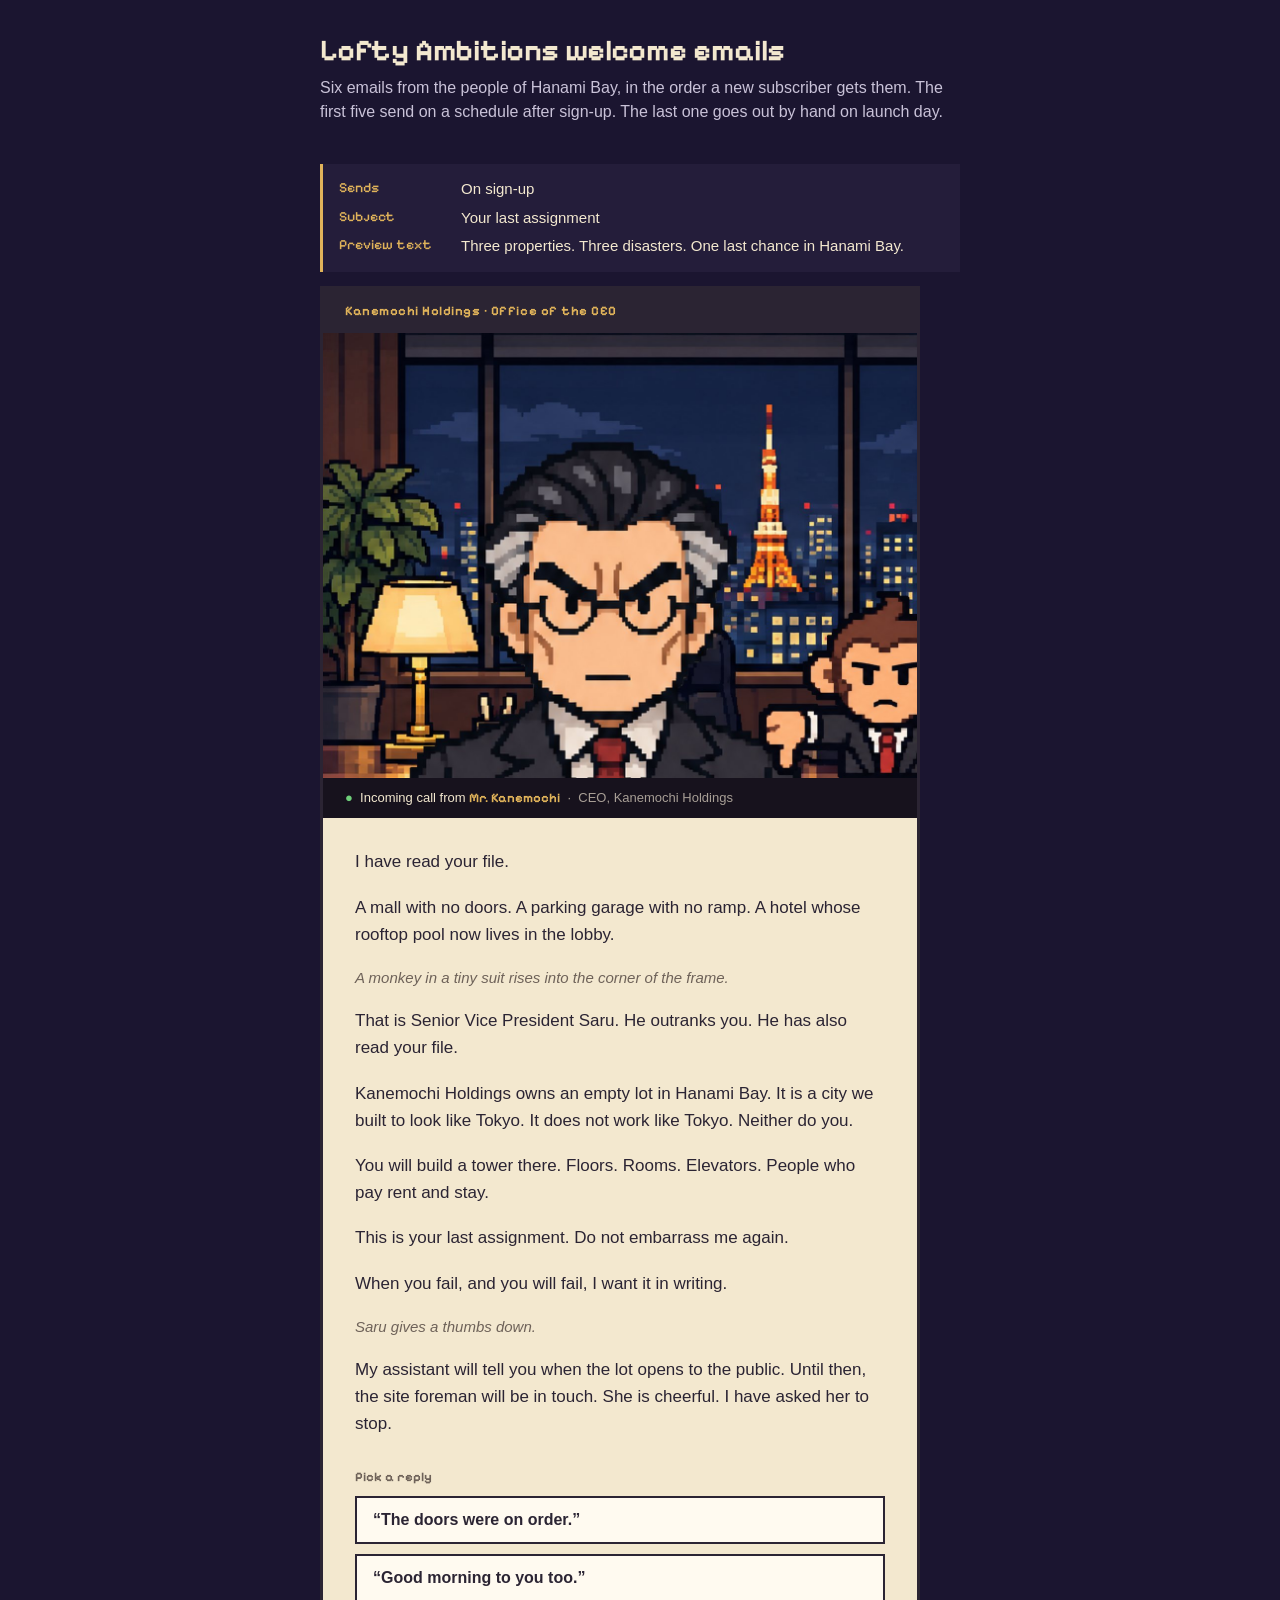
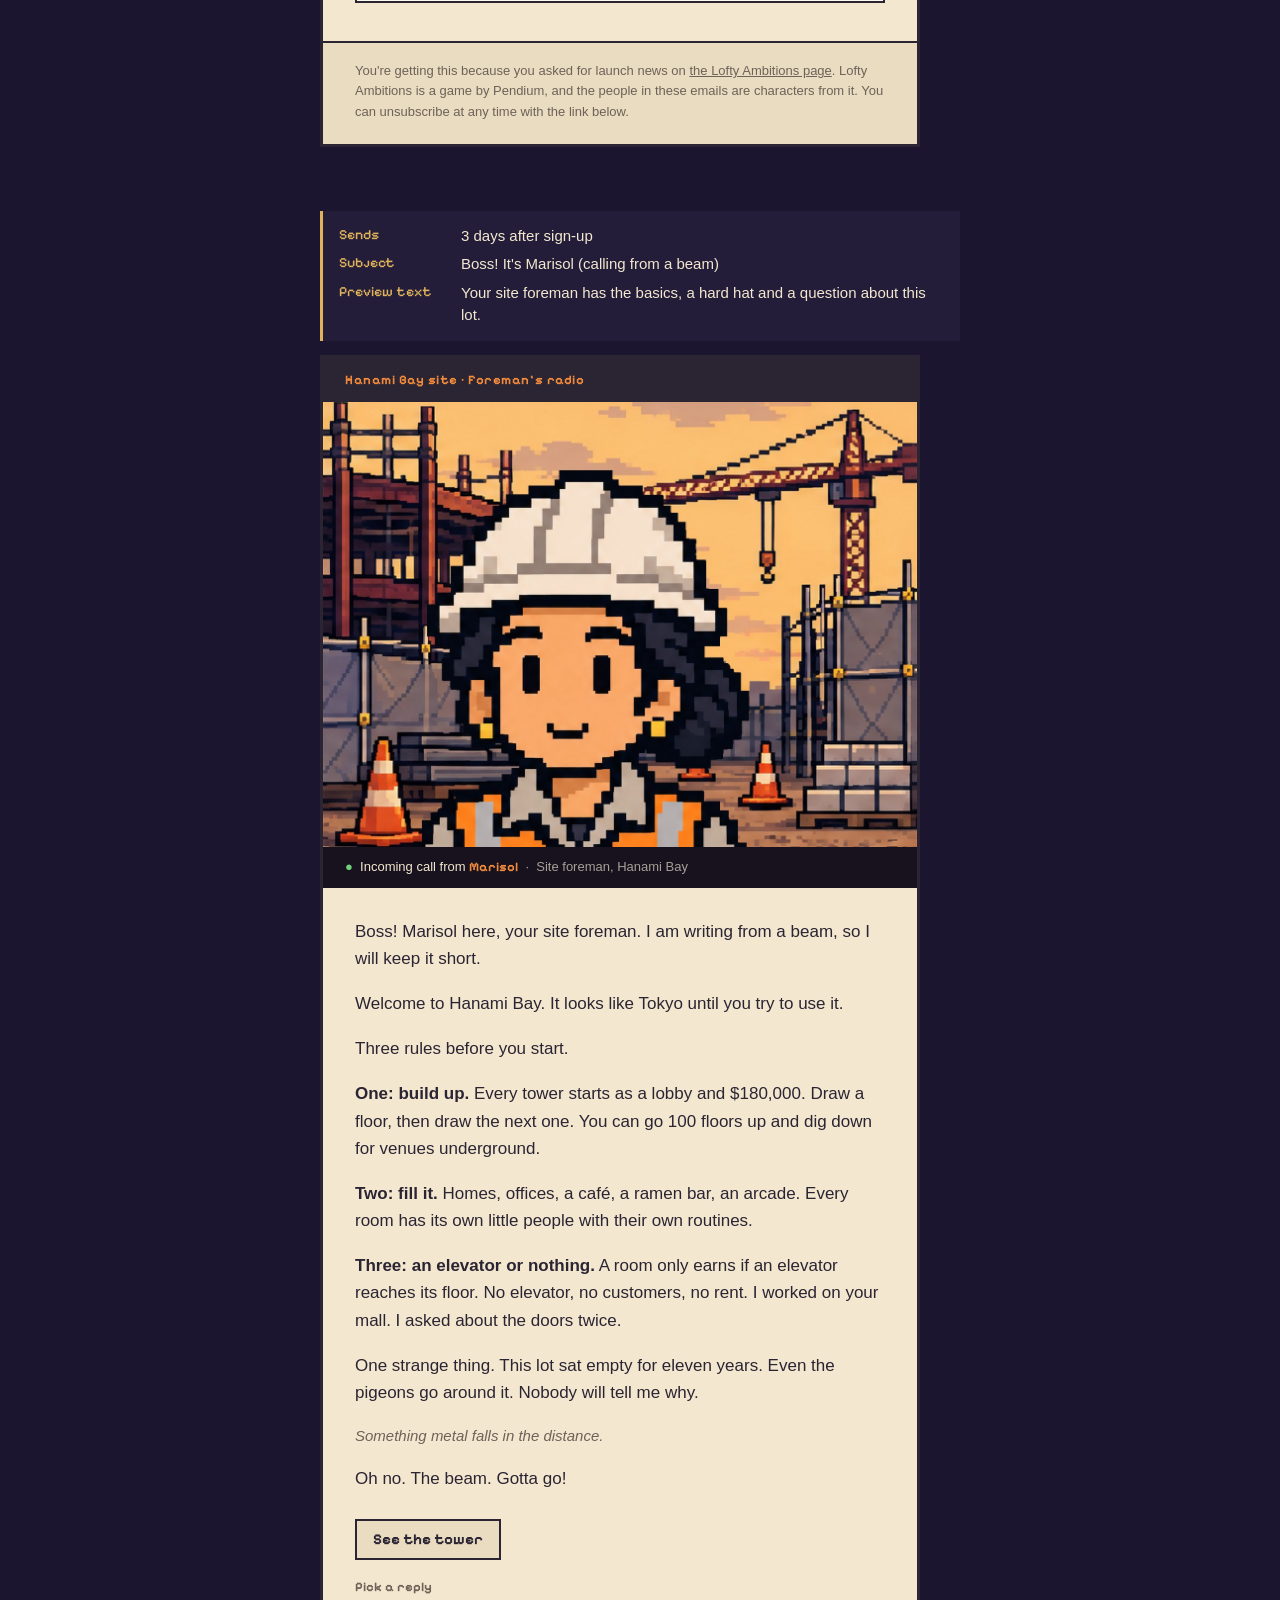
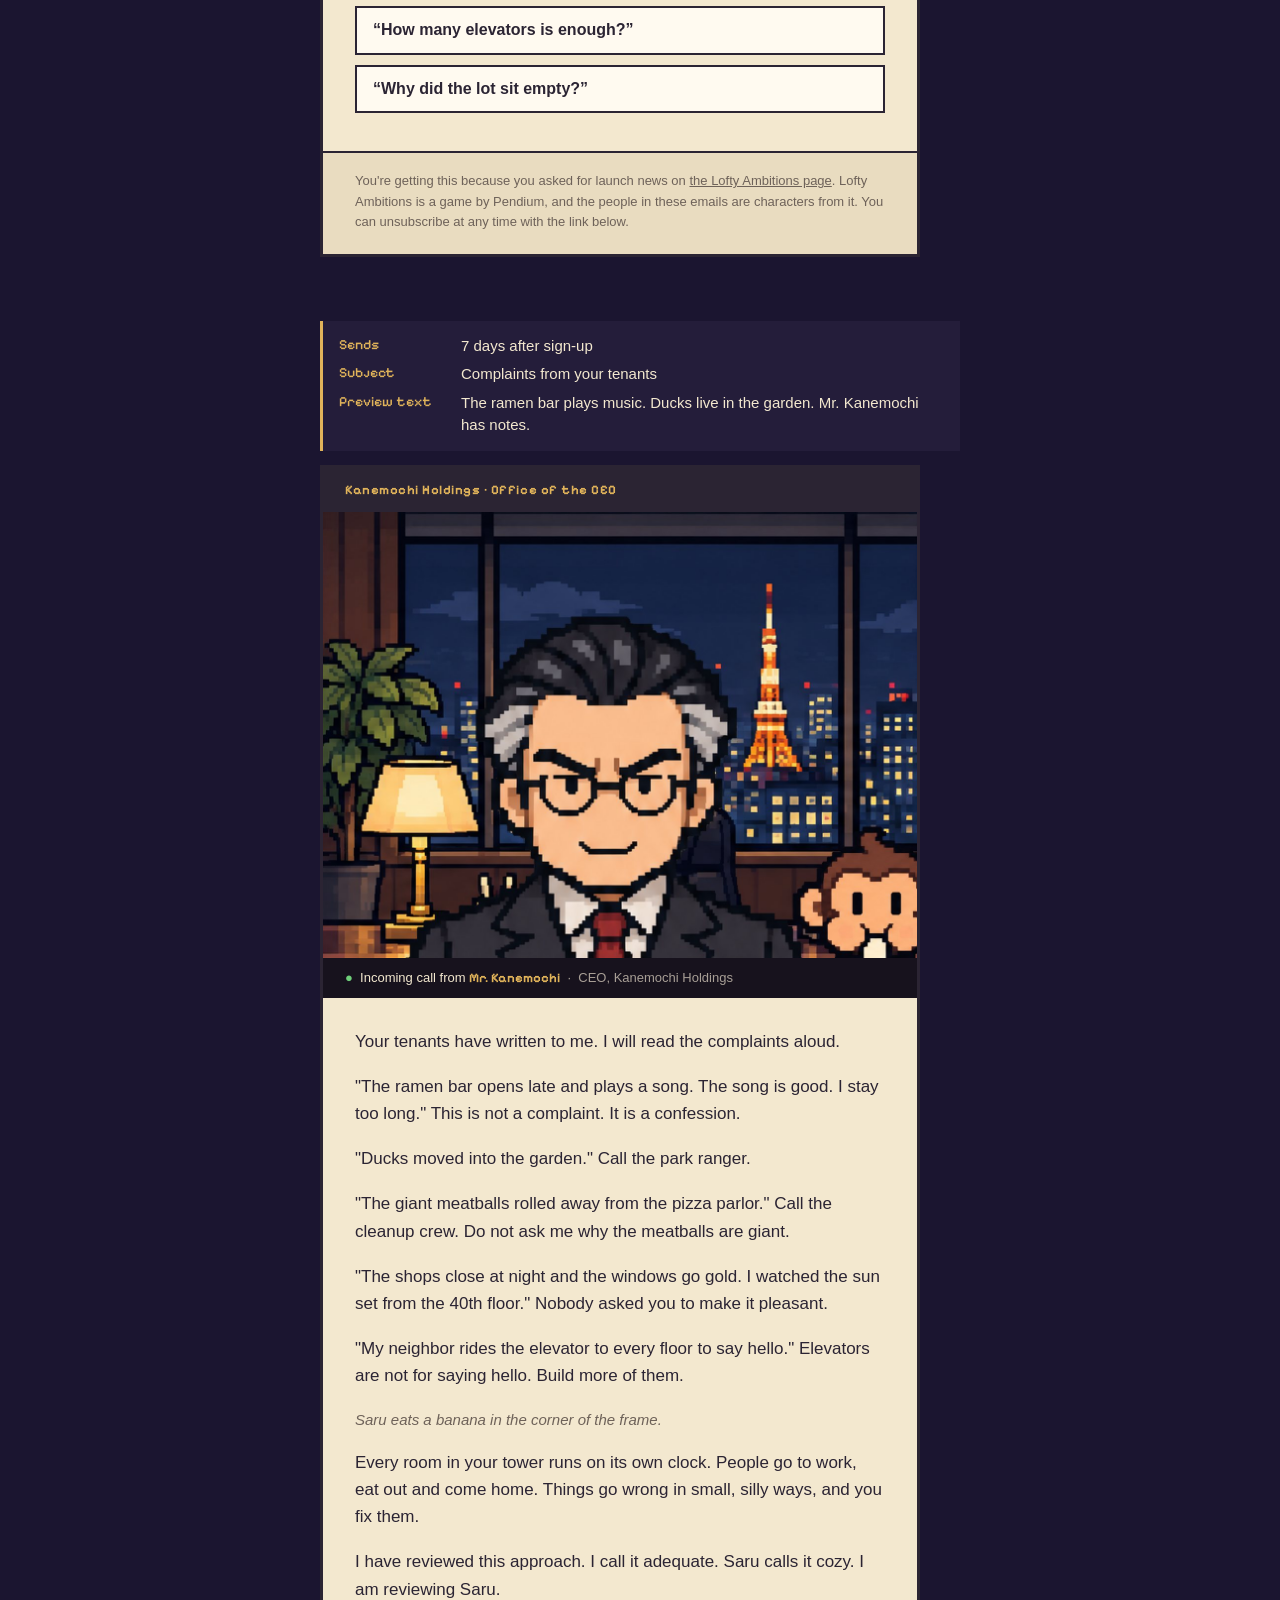
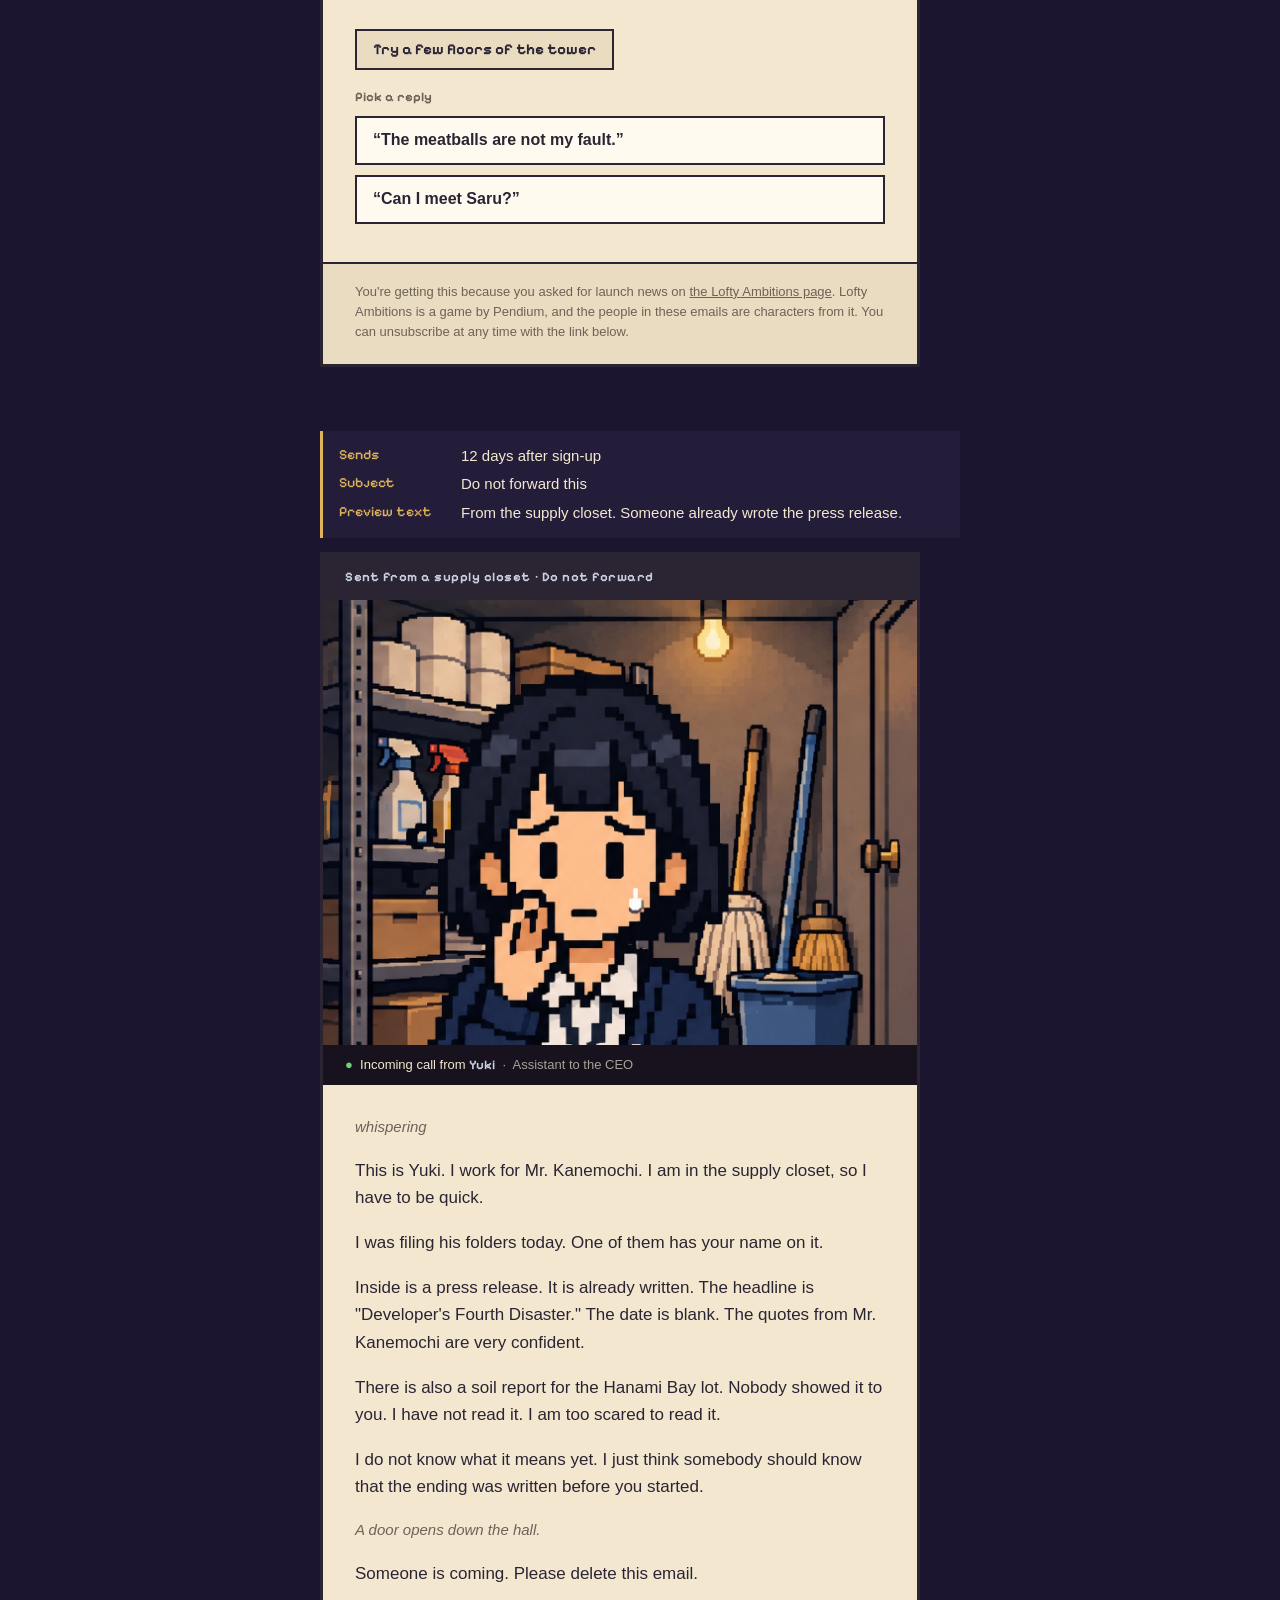
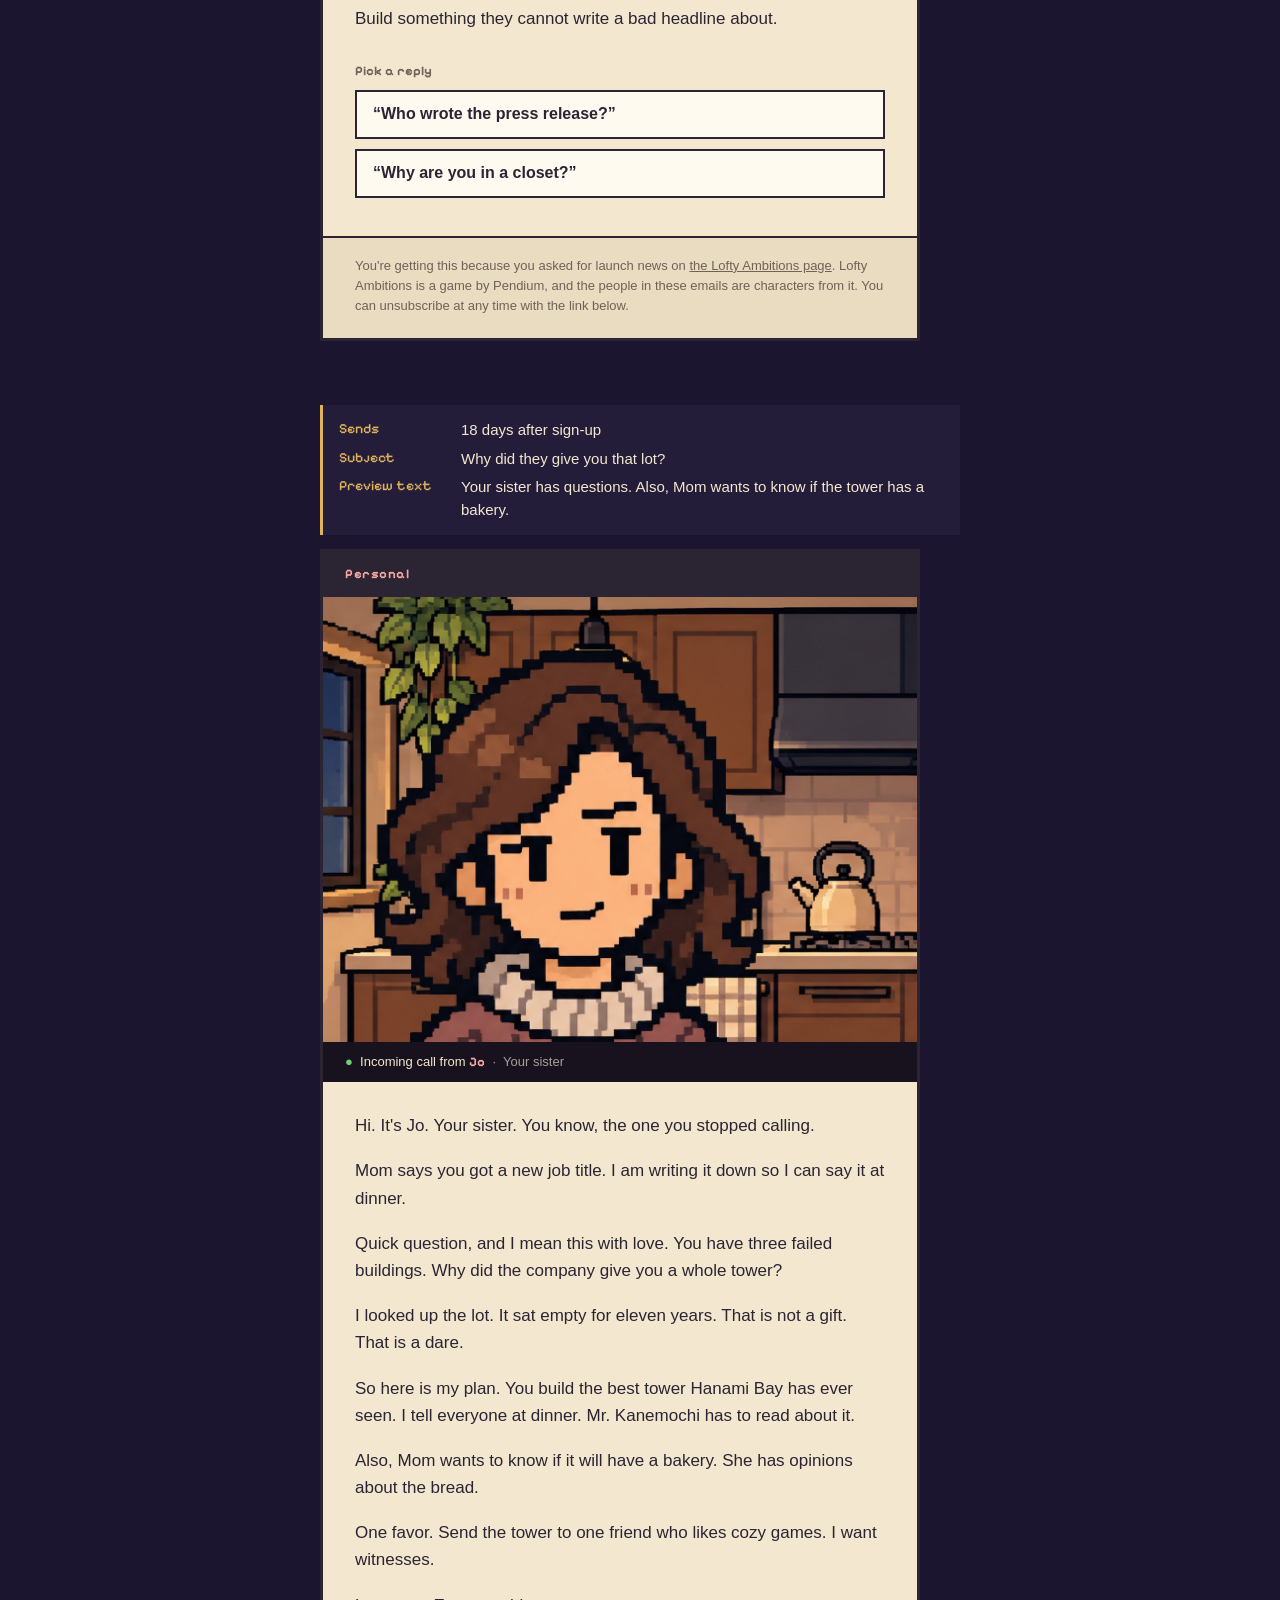
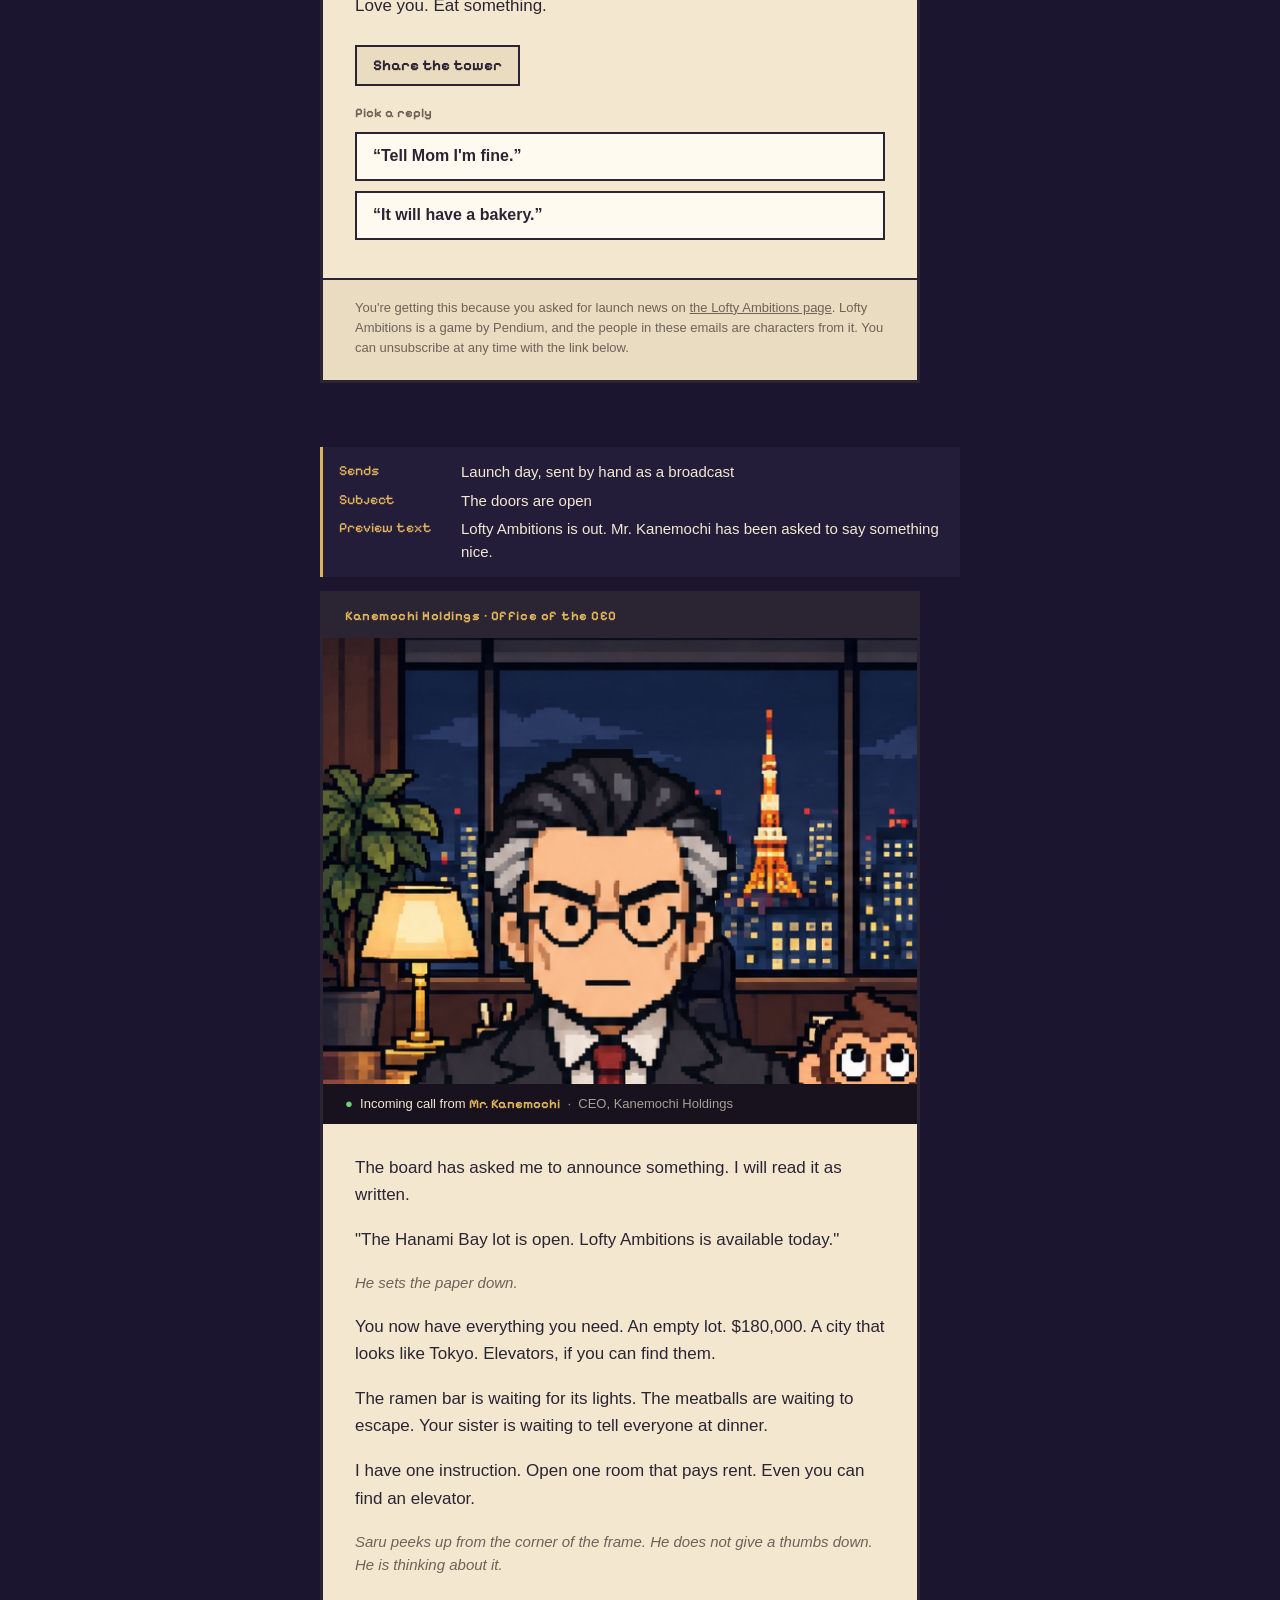
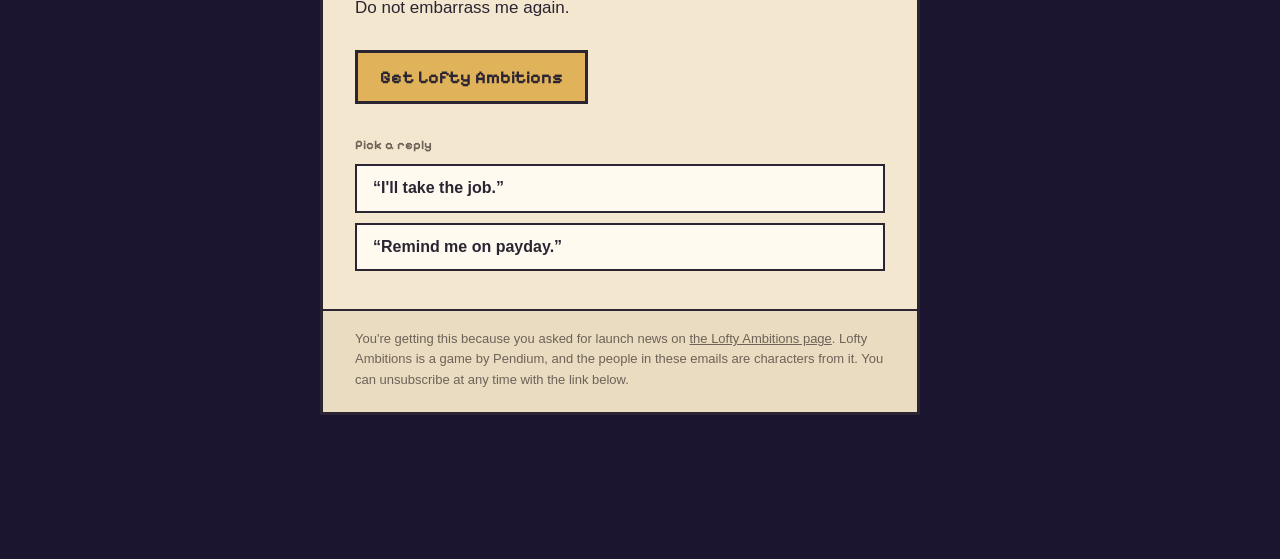
<file: emails/lofty-ambitions/preview.html>
<!DOCTYPE html>
<html lang="en">
<head>
<meta charset="utf-8">
<meta name="viewport" content="width=device-width, initial-scale=1">
<meta name="robots" content="noindex">
<title>Lofty Ambitions welcome emails</title>
<link href="https://fonts.googleapis.com/css2?family=Pixelify+Sans:wght@500;700&display=swap" rel="stylesheet">
<style>
  body { margin: 0; background: #1b1530; color: #f3e8cf; font: 16px/1.5 'Helvetica Neue', Helvetica, Arial, sans-serif; }
  main { max-width: 640px; margin: 0 auto; padding: 32px 16px 80px; }
  h1 { font: 700 30px/1.2 'Pixelify Sans', 'Courier New', Courier, monospace; margin: 0 0 8px; }
  .intro { margin: 0 0 40px; color: #c9c2d8; }
  .email { margin: 0 0 64px; }
  .meta { display: grid; gap: 6px; margin: 0 0 14px; padding: 14px 16px; background: #241d3a; border-left: 3px solid #e0b35a; }
  .meta div { display: grid; grid-template-columns: 110px 1fr; gap: 12px; }
  .meta dt { font: 500 14px/1.4 'Pixelify Sans', 'Courier New', Courier, monospace; color: #e0b35a; }
  .meta dd { margin: 0; font-size: 15px; }
</style>
</head>
<body>
<main>
  <h1>Lofty Ambitions welcome emails</h1>
  <p class="intro">Six emails from the people of Hanami Bay, in the order a new subscriber gets them. The first five send on a schedule after sign-up. The last one goes out by hand on launch day.</p>
  <section class="email" id="01-assignment">
  <dl class="meta">
    <div><dt>Sends</dt><dd>On sign-up</dd></div>
    <div><dt>Subject</dt><dd>Your last assignment</dd></div>
    <div><dt>Preview text</dt><dd>Three properties. Three disasters. One last chance in Hanami Bay.</dd></div>
  </dl>
  <table role="presentation" width="600" cellpadding="0" cellspacing="0" border="0" style="width:100%;max-width:600px;background:#f3e8cf;border:3px solid #2b2433;">
  <tr><td style="padding:13px 22px;background:#2b2433;font:700 13px/1.4 'Pixelify Sans', 'Courier New', Courier, monospace;color:#e0b35a;letter-spacing:0.04em;">Kanemochi Holdings · Office of the CEO</td></tr>
  <tr><td style="padding:0;line-height:0;"><img src="../../lofty-ambitions/assets/email/01-assignment.jpg" width="600" alt="Mr. Kanemochi glares from his Tokyo office. A monkey in a tiny suit gives a thumbs down." style="display:block;width:100%;max-width:600px;height:auto;border:0;"></td></tr>
  <tr><td style="padding:11px 22px;background:#17121d;font:13px/1.4 'Helvetica Neue', Helvetica, Arial, sans-serif;color:#f3e8cf;">
    <span style="color:#6fcf7a;">&#9679;</span>&nbsp; Incoming call from <strong style="font-family:'Pixelify Sans', 'Courier New', Courier, monospace;color:#e0b35a;">Mr. Kanemochi</strong>
    <span style="color:#a89f96;">&nbsp;·&nbsp; CEO, Kanemochi Holdings</span></td></tr>
  <tr><td style="padding:30px 32px 6px;">
<p style="margin:0 0 18px;font:17px/1.6 'Helvetica Neue', Helvetica, Arial, sans-serif;color:#2b2433;">I have read your file.</p>
<p style="margin:0 0 18px;font:17px/1.6 'Helvetica Neue', Helvetica, Arial, sans-serif;color:#2b2433;">A mall with no doors. A parking garage with no ramp. A hotel whose rooftop pool now lives in the lobby.</p>
<p style="margin:0 0 18px;font:italic 15px/1.55 'Helvetica Neue', Helvetica, Arial, sans-serif;color:#6e6259;">A monkey in a tiny suit rises into the corner of the frame.</p>
<p style="margin:0 0 18px;font:17px/1.6 'Helvetica Neue', Helvetica, Arial, sans-serif;color:#2b2433;">That is Senior Vice President Saru. He outranks you. He has also read your file.</p>
<p style="margin:0 0 18px;font:17px/1.6 'Helvetica Neue', Helvetica, Arial, sans-serif;color:#2b2433;">Kanemochi Holdings owns an empty lot in Hanami Bay. It is a city we built to look like Tokyo. It does not work like Tokyo. Neither do you.</p>
<p style="margin:0 0 18px;font:17px/1.6 'Helvetica Neue', Helvetica, Arial, sans-serif;color:#2b2433;">You will build a tower there. Floors. Rooms. Elevators. People who pay rent and stay.</p>
<p style="margin:0 0 18px;font:17px/1.6 'Helvetica Neue', Helvetica, Arial, sans-serif;color:#2b2433;">This is your last assignment. Do not embarrass me again.</p>
<p style="margin:0 0 18px;font:17px/1.6 'Helvetica Neue', Helvetica, Arial, sans-serif;color:#2b2433;">When you fail, and you will fail, I want it in writing.</p>
<p style="margin:0 0 18px;font:italic 15px/1.55 'Helvetica Neue', Helvetica, Arial, sans-serif;color:#6e6259;">Saru gives a thumbs down.</p>
<p style="margin:0 0 18px;font:17px/1.6 'Helvetica Neue', Helvetica, Arial, sans-serif;color:#2b2433;">My assistant will tell you when the lot opens to the public. Until then, the site foreman will be in touch. She is cheerful. I have asked her to stop.</p>
  </td></tr>

  <tr><td style="padding:6px 32px 28px;">
    <p style="margin:0 0 10px;font:700 13px/1.4 'Pixelify Sans', 'Courier New', Courier, monospace;color:#6e6259;">Pick a reply</p>
    <a href="mailto:hello@pendium.co?subject=Re%3A%20Your%20last%20assignment%20%E2%80%94%20The%20doors%20were%20on%20order." style="display:block;margin:0 0 10px;font:700 16px/1.3 'Helvetica Neue', Helvetica, Arial, sans-serif;color:#2b2433;background:#fffaf0;border:2px solid #2b2433;padding:12px 16px;text-decoration:none;">&ldquo;The doors were on order.&rdquo;</a>
    <a href="mailto:hello@pendium.co?subject=Re%3A%20Your%20last%20assignment%20%E2%80%94%20Good%20morning%20to%20you%20too." style="display:block;margin:0 0 10px;font:700 16px/1.3 'Helvetica Neue', Helvetica, Arial, sans-serif;color:#2b2433;background:#fffaf0;border:2px solid #2b2433;padding:12px 16px;text-decoration:none;">&ldquo;Good morning to you too.&rdquo;</a>
  </td></tr>
  <tr><td style="padding:18px 32px 22px;background:#e9dcc0;border-top:2px solid #2b2433;font:13px/1.55 'Helvetica Neue', Helvetica, Arial, sans-serif;color:#6e6259;">
    You're getting this because you asked for launch news on <a href="https://pendium.co/lofty-ambitions/" style="color:#6e6259;">the Lofty Ambitions page</a>. Lofty Ambitions is a game by Pendium, and the people in these emails are characters from it. You can unsubscribe at any time with the link below.
  </td></tr>
</table>
</section><section class="email" id="02-site">
  <dl class="meta">
    <div><dt>Sends</dt><dd>3 days after sign-up</dd></div>
    <div><dt>Subject</dt><dd>Boss! It&#x27;s Marisol (calling from a beam)</dd></div>
    <div><dt>Preview text</dt><dd>Your site foreman has the basics, a hard hat and a question about this lot.</dd></div>
  </dl>
  <table role="presentation" width="600" cellpadding="0" cellspacing="0" border="0" style="width:100%;max-width:600px;background:#f3e8cf;border:3px solid #2b2433;">
  <tr><td style="padding:13px 22px;background:#2b2433;font:700 13px/1.4 'Pixelify Sans', 'Courier New', Courier, monospace;color:#f08a3c;letter-spacing:0.04em;">Hanami Bay site · Foreman&#x27;s radio</td></tr>
  <tr><td style="padding:0;line-height:0;"><img src="../../lofty-ambitions/assets/email/02-site.jpg" width="600" alt="Marisol, in a hard hat, smiles at a building site at sunset. A crane and traffic cones stand behind her." style="display:block;width:100%;max-width:600px;height:auto;border:0;"></td></tr>
  <tr><td style="padding:11px 22px;background:#17121d;font:13px/1.4 'Helvetica Neue', Helvetica, Arial, sans-serif;color:#f3e8cf;">
    <span style="color:#6fcf7a;">&#9679;</span>&nbsp; Incoming call from <strong style="font-family:'Pixelify Sans', 'Courier New', Courier, monospace;color:#f08a3c;">Marisol</strong>
    <span style="color:#a89f96;">&nbsp;·&nbsp; Site foreman, Hanami Bay</span></td></tr>
  <tr><td style="padding:30px 32px 6px;">
<p style="margin:0 0 18px;font:17px/1.6 'Helvetica Neue', Helvetica, Arial, sans-serif;color:#2b2433;">Boss! Marisol here, your site foreman. I am writing from a beam, so I will keep it short.</p>
<p style="margin:0 0 18px;font:17px/1.6 'Helvetica Neue', Helvetica, Arial, sans-serif;color:#2b2433;">Welcome to Hanami Bay. It looks like Tokyo until you try to use it.</p>
<p style="margin:0 0 18px;font:17px/1.6 'Helvetica Neue', Helvetica, Arial, sans-serif;color:#2b2433;">Three rules before you start.</p>
<p style="margin:0 0 18px;font:17px/1.6 'Helvetica Neue', Helvetica, Arial, sans-serif;color:#2b2433;"><strong>One: build up.</strong> Every tower starts as a lobby and $180,000. Draw a floor, then draw the next one. You can go 100 floors up and dig down for venues underground.</p>
<p style="margin:0 0 18px;font:17px/1.6 'Helvetica Neue', Helvetica, Arial, sans-serif;color:#2b2433;"><strong>Two: fill it.</strong> Homes, offices, a café, a ramen bar, an arcade. Every room has its own little people with their own routines.</p>
<p style="margin:0 0 18px;font:17px/1.6 'Helvetica Neue', Helvetica, Arial, sans-serif;color:#2b2433;"><strong>Three: an elevator or nothing.</strong> A room only earns if an elevator reaches its floor. No elevator, no customers, no rent. I worked on your mall. I asked about the doors twice.</p>
<p style="margin:0 0 18px;font:17px/1.6 'Helvetica Neue', Helvetica, Arial, sans-serif;color:#2b2433;">One strange thing. This lot sat empty for eleven years. Even the pigeons go around it. Nobody will tell me why.</p>
<p style="margin:0 0 18px;font:italic 15px/1.55 'Helvetica Neue', Helvetica, Arial, sans-serif;color:#6e6259;">Something metal falls in the distance.</p>
<p style="margin:0 0 18px;font:17px/1.6 'Helvetica Neue', Helvetica, Arial, sans-serif;color:#2b2433;">Oh no. The beam. Gotta go!</p>
<p style="margin:26px 0 6px;"><a href="https://pendium.co/lofty-ambitions/" style="display:inline-block;font:700 15px/1 'Pixelify Sans', 'Courier New', Courier, monospace;color:#2b2433;background:#e9dcc0;border:2px solid #2b2433;padding:11px 16px;text-decoration:none;">See the tower</a></p>
  </td></tr>

  <tr><td style="padding:6px 32px 28px;">
    <p style="margin:0 0 10px;font:700 13px/1.4 'Pixelify Sans', 'Courier New', Courier, monospace;color:#6e6259;">Pick a reply</p>
    <a href="mailto:hello@pendium.co?subject=Re%3A%20Boss%21%20It%27s%20Marisol%20%28calling%20from%20a%20beam%29%20%E2%80%94%20How%20many%20elevators%20is%20enough%3F" style="display:block;margin:0 0 10px;font:700 16px/1.3 'Helvetica Neue', Helvetica, Arial, sans-serif;color:#2b2433;background:#fffaf0;border:2px solid #2b2433;padding:12px 16px;text-decoration:none;">&ldquo;How many elevators is enough?&rdquo;</a>
    <a href="mailto:hello@pendium.co?subject=Re%3A%20Boss%21%20It%27s%20Marisol%20%28calling%20from%20a%20beam%29%20%E2%80%94%20Why%20did%20the%20lot%20sit%20empty%3F" style="display:block;margin:0 0 10px;font:700 16px/1.3 'Helvetica Neue', Helvetica, Arial, sans-serif;color:#2b2433;background:#fffaf0;border:2px solid #2b2433;padding:12px 16px;text-decoration:none;">&ldquo;Why did the lot sit empty?&rdquo;</a>
  </td></tr>
  <tr><td style="padding:18px 32px 22px;background:#e9dcc0;border-top:2px solid #2b2433;font:13px/1.55 'Helvetica Neue', Helvetica, Arial, sans-serif;color:#6e6259;">
    You're getting this because you asked for launch news on <a href="https://pendium.co/lofty-ambitions/" style="color:#6e6259;">the Lofty Ambitions page</a>. Lofty Ambitions is a game by Pendium, and the people in these emails are characters from it. You can unsubscribe at any time with the link below.
  </td></tr>
</table>
</section><section class="email" id="03-tenants">
  <dl class="meta">
    <div><dt>Sends</dt><dd>7 days after sign-up</dd></div>
    <div><dt>Subject</dt><dd>Complaints from your tenants</dd></div>
    <div><dt>Preview text</dt><dd>The ramen bar plays music. Ducks live in the garden. Mr. Kanemochi has notes.</dd></div>
  </dl>
  <table role="presentation" width="600" cellpadding="0" cellspacing="0" border="0" style="width:100%;max-width:600px;background:#f3e8cf;border:3px solid #2b2433;">
  <tr><td style="padding:13px 22px;background:#2b2433;font:700 13px/1.4 'Pixelify Sans', 'Courier New', Courier, monospace;color:#e0b35a;letter-spacing:0.04em;">Kanemochi Holdings · Office of the CEO</td></tr>
  <tr><td style="padding:0;line-height:0;"><img src="../../lofty-ambitions/assets/email/03-tenants.jpg" width="600" alt="Mr. Kanemochi looks smug in his office. Saru peeks in, holding a banana." style="display:block;width:100%;max-width:600px;height:auto;border:0;"></td></tr>
  <tr><td style="padding:11px 22px;background:#17121d;font:13px/1.4 'Helvetica Neue', Helvetica, Arial, sans-serif;color:#f3e8cf;">
    <span style="color:#6fcf7a;">&#9679;</span>&nbsp; Incoming call from <strong style="font-family:'Pixelify Sans', 'Courier New', Courier, monospace;color:#e0b35a;">Mr. Kanemochi</strong>
    <span style="color:#a89f96;">&nbsp;·&nbsp; CEO, Kanemochi Holdings</span></td></tr>
  <tr><td style="padding:30px 32px 6px;">
<p style="margin:0 0 18px;font:17px/1.6 'Helvetica Neue', Helvetica, Arial, sans-serif;color:#2b2433;">Your tenants have written to me. I will read the complaints aloud.</p>
<p style="margin:0 0 18px;font:17px/1.6 'Helvetica Neue', Helvetica, Arial, sans-serif;color:#2b2433;">"The ramen bar opens late and plays a song. The song is good. I stay too long." This is not a complaint. It is a confession.</p>
<p style="margin:0 0 18px;font:17px/1.6 'Helvetica Neue', Helvetica, Arial, sans-serif;color:#2b2433;">"Ducks moved into the garden." Call the park ranger.</p>
<p style="margin:0 0 18px;font:17px/1.6 'Helvetica Neue', Helvetica, Arial, sans-serif;color:#2b2433;">"The giant meatballs rolled away from the pizza parlor." Call the cleanup crew. Do not ask me why the meatballs are giant.</p>
<p style="margin:0 0 18px;font:17px/1.6 'Helvetica Neue', Helvetica, Arial, sans-serif;color:#2b2433;">"The shops close at night and the windows go gold. I watched the sun set from the 40th floor." Nobody asked you to make it pleasant.</p>
<p style="margin:0 0 18px;font:17px/1.6 'Helvetica Neue', Helvetica, Arial, sans-serif;color:#2b2433;">"My neighbor rides the elevator to every floor to say hello." Elevators are not for saying hello. Build more of them.</p>
<p style="margin:0 0 18px;font:italic 15px/1.55 'Helvetica Neue', Helvetica, Arial, sans-serif;color:#6e6259;">Saru eats a banana in the corner of the frame.</p>
<p style="margin:0 0 18px;font:17px/1.6 'Helvetica Neue', Helvetica, Arial, sans-serif;color:#2b2433;">Every room in your tower runs on its own clock. People go to work, eat out and come home. Things go wrong in small, silly ways, and you fix them.</p>
<p style="margin:0 0 18px;font:17px/1.6 'Helvetica Neue', Helvetica, Arial, sans-serif;color:#2b2433;">I have reviewed this approach. I call it adequate. Saru calls it cozy. I am reviewing Saru.</p>
<p style="margin:26px 0 6px;"><a href="https://pendium.co/lofty-ambitions/" style="display:inline-block;font:700 15px/1 'Pixelify Sans', 'Courier New', Courier, monospace;color:#2b2433;background:#e9dcc0;border:2px solid #2b2433;padding:11px 16px;text-decoration:none;">Try a few floors of the tower</a></p>
  </td></tr>

  <tr><td style="padding:6px 32px 28px;">
    <p style="margin:0 0 10px;font:700 13px/1.4 'Pixelify Sans', 'Courier New', Courier, monospace;color:#6e6259;">Pick a reply</p>
    <a href="mailto:hello@pendium.co?subject=Re%3A%20Complaints%20from%20your%20tenants%20%E2%80%94%20The%20meatballs%20are%20not%20my%20fault." style="display:block;margin:0 0 10px;font:700 16px/1.3 'Helvetica Neue', Helvetica, Arial, sans-serif;color:#2b2433;background:#fffaf0;border:2px solid #2b2433;padding:12px 16px;text-decoration:none;">&ldquo;The meatballs are not my fault.&rdquo;</a>
    <a href="mailto:hello@pendium.co?subject=Re%3A%20Complaints%20from%20your%20tenants%20%E2%80%94%20Can%20I%20meet%20Saru%3F" style="display:block;margin:0 0 10px;font:700 16px/1.3 'Helvetica Neue', Helvetica, Arial, sans-serif;color:#2b2433;background:#fffaf0;border:2px solid #2b2433;padding:12px 16px;text-decoration:none;">&ldquo;Can I meet Saru?&rdquo;</a>
  </td></tr>
  <tr><td style="padding:18px 32px 22px;background:#e9dcc0;border-top:2px solid #2b2433;font:13px/1.55 'Helvetica Neue', Helvetica, Arial, sans-serif;color:#6e6259;">
    You're getting this because you asked for launch news on <a href="https://pendium.co/lofty-ambitions/" style="color:#6e6259;">the Lofty Ambitions page</a>. Lofty Ambitions is a game by Pendium, and the people in these emails are characters from it. You can unsubscribe at any time with the link below.
  </td></tr>
</table>
</section><section class="email" id="04-memo">
  <dl class="meta">
    <div><dt>Sends</dt><dd>12 days after sign-up</dd></div>
    <div><dt>Subject</dt><dd>Do not forward this</dd></div>
    <div><dt>Preview text</dt><dd>From the supply closet. Someone already wrote the press release.</dd></div>
  </dl>
  <table role="presentation" width="600" cellpadding="0" cellspacing="0" border="0" style="width:100%;max-width:600px;background:#f3e8cf;border:3px solid #2b2433;">
  <tr><td style="padding:13px 22px;background:#2b2433;font:700 13px/1.4 'Pixelify Sans', 'Courier New', Courier, monospace;color:#c9cfe0;letter-spacing:0.04em;">Sent from a supply closet · Do not forward</td></tr>
  <tr><td style="padding:0;line-height:0;"><img src="../../lofty-ambitions/assets/email/04-memo.jpg" width="600" alt="Yuki whispers into a phone in a dim supply closet full of mops and paper towels." style="display:block;width:100%;max-width:600px;height:auto;border:0;"></td></tr>
  <tr><td style="padding:11px 22px;background:#17121d;font:13px/1.4 'Helvetica Neue', Helvetica, Arial, sans-serif;color:#f3e8cf;">
    <span style="color:#6fcf7a;">&#9679;</span>&nbsp; Incoming call from <strong style="font-family:'Pixelify Sans', 'Courier New', Courier, monospace;color:#c9cfe0;">Yuki</strong>
    <span style="color:#a89f96;">&nbsp;·&nbsp; Assistant to the CEO</span></td></tr>
  <tr><td style="padding:30px 32px 6px;">
<p style="margin:0 0 18px;font:italic 15px/1.55 'Helvetica Neue', Helvetica, Arial, sans-serif;color:#6e6259;">whispering</p>
<p style="margin:0 0 18px;font:17px/1.6 'Helvetica Neue', Helvetica, Arial, sans-serif;color:#2b2433;">This is Yuki. I work for Mr. Kanemochi. I am in the supply closet, so I have to be quick.</p>
<p style="margin:0 0 18px;font:17px/1.6 'Helvetica Neue', Helvetica, Arial, sans-serif;color:#2b2433;">I was filing his folders today. One of them has your name on it.</p>
<p style="margin:0 0 18px;font:17px/1.6 'Helvetica Neue', Helvetica, Arial, sans-serif;color:#2b2433;">Inside is a press release. It is already written. The headline is "Developer's Fourth Disaster." The date is blank. The quotes from Mr. Kanemochi are very confident.</p>
<p style="margin:0 0 18px;font:17px/1.6 'Helvetica Neue', Helvetica, Arial, sans-serif;color:#2b2433;">There is also a soil report for the Hanami Bay lot. Nobody showed it to you. I have not read it. I am too scared to read it.</p>
<p style="margin:0 0 18px;font:17px/1.6 'Helvetica Neue', Helvetica, Arial, sans-serif;color:#2b2433;">I do not know what it means yet. I just think somebody should know that the ending was written before you started.</p>
<p style="margin:0 0 18px;font:italic 15px/1.55 'Helvetica Neue', Helvetica, Arial, sans-serif;color:#6e6259;">A door opens down the hall.</p>
<p style="margin:0 0 18px;font:17px/1.6 'Helvetica Neue', Helvetica, Arial, sans-serif;color:#2b2433;">Someone is coming. Please delete this email.</p>
<p style="margin:0 0 18px;font:17px/1.6 'Helvetica Neue', Helvetica, Arial, sans-serif;color:#2b2433;">Build something they cannot write a bad headline about.</p>
  </td></tr>

  <tr><td style="padding:6px 32px 28px;">
    <p style="margin:0 0 10px;font:700 13px/1.4 'Pixelify Sans', 'Courier New', Courier, monospace;color:#6e6259;">Pick a reply</p>
    <a href="mailto:hello@pendium.co?subject=Re%3A%20Do%20not%20forward%20this%20%E2%80%94%20Who%20wrote%20the%20press%20release%3F" style="display:block;margin:0 0 10px;font:700 16px/1.3 'Helvetica Neue', Helvetica, Arial, sans-serif;color:#2b2433;background:#fffaf0;border:2px solid #2b2433;padding:12px 16px;text-decoration:none;">&ldquo;Who wrote the press release?&rdquo;</a>
    <a href="mailto:hello@pendium.co?subject=Re%3A%20Do%20not%20forward%20this%20%E2%80%94%20Why%20are%20you%20in%20a%20closet%3F" style="display:block;margin:0 0 10px;font:700 16px/1.3 'Helvetica Neue', Helvetica, Arial, sans-serif;color:#2b2433;background:#fffaf0;border:2px solid #2b2433;padding:12px 16px;text-decoration:none;">&ldquo;Why are you in a closet?&rdquo;</a>
  </td></tr>
  <tr><td style="padding:18px 32px 22px;background:#e9dcc0;border-top:2px solid #2b2433;font:13px/1.55 'Helvetica Neue', Helvetica, Arial, sans-serif;color:#6e6259;">
    You're getting this because you asked for launch news on <a href="https://pendium.co/lofty-ambitions/" style="color:#6e6259;">the Lofty Ambitions page</a>. Lofty Ambitions is a game by Pendium, and the people in these emails are characters from it. You can unsubscribe at any time with the link below.
  </td></tr>
</table>
</section><section class="email" id="05-sister">
  <dl class="meta">
    <div><dt>Sends</dt><dd>18 days after sign-up</dd></div>
    <div><dt>Subject</dt><dd>Why did they give you that lot?</dd></div>
    <div><dt>Preview text</dt><dd>Your sister has questions. Also, Mom wants to know if the tower has a bakery.</dd></div>
  </dl>
  <table role="presentation" width="600" cellpadding="0" cellspacing="0" border="0" style="width:100%;max-width:600px;background:#f3e8cf;border:3px solid #2b2433;">
  <tr><td style="padding:13px 22px;background:#2b2433;font:700 13px/1.4 'Pixelify Sans', 'Courier New', Courier, monospace;color:#f2a7a0;letter-spacing:0.04em;">Personal</td></tr>
  <tr><td style="padding:0;line-height:0;"><img src="../../lofty-ambitions/assets/email/05-sister.jpg" width="600" alt="Jo grins at the camera from her kitchen, a kettle on the stove behind her." style="display:block;width:100%;max-width:600px;height:auto;border:0;"></td></tr>
  <tr><td style="padding:11px 22px;background:#17121d;font:13px/1.4 'Helvetica Neue', Helvetica, Arial, sans-serif;color:#f3e8cf;">
    <span style="color:#6fcf7a;">&#9679;</span>&nbsp; Incoming call from <strong style="font-family:'Pixelify Sans', 'Courier New', Courier, monospace;color:#f2a7a0;">Jo</strong>
    <span style="color:#a89f96;">&nbsp;·&nbsp; Your sister</span></td></tr>
  <tr><td style="padding:30px 32px 6px;">
<p style="margin:0 0 18px;font:17px/1.6 'Helvetica Neue', Helvetica, Arial, sans-serif;color:#2b2433;">Hi. It's Jo. Your sister. You know, the one you stopped calling.</p>
<p style="margin:0 0 18px;font:17px/1.6 'Helvetica Neue', Helvetica, Arial, sans-serif;color:#2b2433;">Mom says you got a new job title. I am writing it down so I can say it at dinner.</p>
<p style="margin:0 0 18px;font:17px/1.6 'Helvetica Neue', Helvetica, Arial, sans-serif;color:#2b2433;">Quick question, and I mean this with love. You have three failed buildings. Why did the company give you a whole tower?</p>
<p style="margin:0 0 18px;font:17px/1.6 'Helvetica Neue', Helvetica, Arial, sans-serif;color:#2b2433;">I looked up the lot. It sat empty for eleven years. That is not a gift. That is a dare.</p>
<p style="margin:0 0 18px;font:17px/1.6 'Helvetica Neue', Helvetica, Arial, sans-serif;color:#2b2433;">So here is my plan. You build the best tower Hanami Bay has ever seen. I tell everyone at dinner. Mr. Kanemochi has to read about it.</p>
<p style="margin:0 0 18px;font:17px/1.6 'Helvetica Neue', Helvetica, Arial, sans-serif;color:#2b2433;">Also, Mom wants to know if it will have a bakery. She has opinions about the bread.</p>
<p style="margin:0 0 18px;font:17px/1.6 'Helvetica Neue', Helvetica, Arial, sans-serif;color:#2b2433;">One favor. Send the tower to one friend who likes cozy games. I want witnesses.</p>
<p style="margin:0 0 18px;font:17px/1.6 'Helvetica Neue', Helvetica, Arial, sans-serif;color:#2b2433;">Love you. Eat something.</p>
<p style="margin:26px 0 6px;"><a href="https://pendium.co/lofty-ambitions/" style="display:inline-block;font:700 15px/1 'Pixelify Sans', 'Courier New', Courier, monospace;color:#2b2433;background:#e9dcc0;border:2px solid #2b2433;padding:11px 16px;text-decoration:none;">Share the tower</a></p>
  </td></tr>

  <tr><td style="padding:6px 32px 28px;">
    <p style="margin:0 0 10px;font:700 13px/1.4 'Pixelify Sans', 'Courier New', Courier, monospace;color:#6e6259;">Pick a reply</p>
    <a href="mailto:hello@pendium.co?subject=Re%3A%20Why%20did%20they%20give%20you%20that%20lot%3F%20%E2%80%94%20Tell%20Mom%20I%27m%20fine." style="display:block;margin:0 0 10px;font:700 16px/1.3 'Helvetica Neue', Helvetica, Arial, sans-serif;color:#2b2433;background:#fffaf0;border:2px solid #2b2433;padding:12px 16px;text-decoration:none;">&ldquo;Tell Mom I&#x27;m fine.&rdquo;</a>
    <a href="mailto:hello@pendium.co?subject=Re%3A%20Why%20did%20they%20give%20you%20that%20lot%3F%20%E2%80%94%20It%20will%20have%20a%20bakery." style="display:block;margin:0 0 10px;font:700 16px/1.3 'Helvetica Neue', Helvetica, Arial, sans-serif;color:#2b2433;background:#fffaf0;border:2px solid #2b2433;padding:12px 16px;text-decoration:none;">&ldquo;It will have a bakery.&rdquo;</a>
  </td></tr>
  <tr><td style="padding:18px 32px 22px;background:#e9dcc0;border-top:2px solid #2b2433;font:13px/1.55 'Helvetica Neue', Helvetica, Arial, sans-serif;color:#6e6259;">
    You're getting this because you asked for launch news on <a href="https://pendium.co/lofty-ambitions/" style="color:#6e6259;">the Lofty Ambitions page</a>. Lofty Ambitions is a game by Pendium, and the people in these emails are characters from it. You can unsubscribe at any time with the link below.
  </td></tr>
</table>
</section><section class="email" id="06-launch">
  <dl class="meta">
    <div><dt>Sends</dt><dd>Launch day, sent by hand as a broadcast</dd></div>
    <div><dt>Subject</dt><dd>The doors are open</dd></div>
    <div><dt>Preview text</dt><dd>Lofty Ambitions is out. Mr. Kanemochi has been asked to say something nice.</dd></div>
  </dl>
  <table role="presentation" width="600" cellpadding="0" cellspacing="0" border="0" style="width:100%;max-width:600px;background:#f3e8cf;border:3px solid #2b2433;">
  <tr><td style="padding:13px 22px;background:#2b2433;font:700 13px/1.4 'Pixelify Sans', 'Courier New', Courier, monospace;color:#e0b35a;letter-spacing:0.04em;">Kanemochi Holdings · Office of the CEO</td></tr>
  <tr><td style="padding:0;line-height:0;"><img src="../../lofty-ambitions/assets/email/06-launch.jpg" width="600" alt="Mr. Kanemochi stares at the camera, unimpressed. Saru peeks up from the bottom corner." style="display:block;width:100%;max-width:600px;height:auto;border:0;"></td></tr>
  <tr><td style="padding:11px 22px;background:#17121d;font:13px/1.4 'Helvetica Neue', Helvetica, Arial, sans-serif;color:#f3e8cf;">
    <span style="color:#6fcf7a;">&#9679;</span>&nbsp; Incoming call from <strong style="font-family:'Pixelify Sans', 'Courier New', Courier, monospace;color:#e0b35a;">Mr. Kanemochi</strong>
    <span style="color:#a89f96;">&nbsp;·&nbsp; CEO, Kanemochi Holdings</span></td></tr>
  <tr><td style="padding:30px 32px 6px;">
<p style="margin:0 0 18px;font:17px/1.6 'Helvetica Neue', Helvetica, Arial, sans-serif;color:#2b2433;">The board has asked me to announce something. I will read it as written.</p>
<p style="margin:0 0 18px;font:17px/1.6 'Helvetica Neue', Helvetica, Arial, sans-serif;color:#2b2433;">"The Hanami Bay lot is open. Lofty Ambitions is available today."</p>
<p style="margin:0 0 18px;font:italic 15px/1.55 'Helvetica Neue', Helvetica, Arial, sans-serif;color:#6e6259;">He sets the paper down.</p>
<p style="margin:0 0 18px;font:17px/1.6 'Helvetica Neue', Helvetica, Arial, sans-serif;color:#2b2433;">You now have everything you need. An empty lot. $180,000. A city that looks like Tokyo. Elevators, if you can find them.</p>
<p style="margin:0 0 18px;font:17px/1.6 'Helvetica Neue', Helvetica, Arial, sans-serif;color:#2b2433;">The ramen bar is waiting for its lights. The meatballs are waiting to escape. Your sister is waiting to tell everyone at dinner.</p>
<p style="margin:0 0 18px;font:17px/1.6 'Helvetica Neue', Helvetica, Arial, sans-serif;color:#2b2433;">I have one instruction. Open one room that pays rent. Even you can find an elevator.</p>
<p style="margin:0 0 18px;font:italic 15px/1.55 'Helvetica Neue', Helvetica, Arial, sans-serif;color:#6e6259;">Saru peeks up from the corner of the frame. He does not give a thumbs down. He is thinking about it.</p>
<p style="margin:0 0 18px;font:17px/1.6 'Helvetica Neue', Helvetica, Arial, sans-serif;color:#2b2433;">Do not embarrass me again.</p>
  </td></tr>
<tr><td style="padding:4px 32px 26px;"><a href="STORE_LINK" style="display:inline-block;font:700 18px/1 'Pixelify Sans', 'Courier New', Courier, monospace;color:#2b2433;background:#e0b35a;border:3px solid #2b2433;padding:15px 22px;text-decoration:none;">Get Lofty Ambitions</a></td></tr>
  <tr><td style="padding:6px 32px 28px;">
    <p style="margin:0 0 10px;font:700 13px/1.4 'Pixelify Sans', 'Courier New', Courier, monospace;color:#6e6259;">Pick a reply</p>
    <a href="mailto:hello@pendium.co?subject=Re%3A%20The%20doors%20are%20open%20%E2%80%94%20I%27ll%20take%20the%20job." style="display:block;margin:0 0 10px;font:700 16px/1.3 'Helvetica Neue', Helvetica, Arial, sans-serif;color:#2b2433;background:#fffaf0;border:2px solid #2b2433;padding:12px 16px;text-decoration:none;">&ldquo;I&#x27;ll take the job.&rdquo;</a>
    <a href="mailto:hello@pendium.co?subject=Re%3A%20The%20doors%20are%20open%20%E2%80%94%20Remind%20me%20on%20payday." style="display:block;margin:0 0 10px;font:700 16px/1.3 'Helvetica Neue', Helvetica, Arial, sans-serif;color:#2b2433;background:#fffaf0;border:2px solid #2b2433;padding:12px 16px;text-decoration:none;">&ldquo;Remind me on payday.&rdquo;</a>
  </td></tr>
  <tr><td style="padding:18px 32px 22px;background:#e9dcc0;border-top:2px solid #2b2433;font:13px/1.55 'Helvetica Neue', Helvetica, Arial, sans-serif;color:#6e6259;">
    You're getting this because you asked for launch news on <a href="https://pendium.co/lofty-ambitions/" style="color:#6e6259;">the Lofty Ambitions page</a>. Lofty Ambitions is a game by Pendium, and the people in these emails are characters from it. You can unsubscribe at any time with the link below.
  </td></tr>
</table>
</section>
</main>
</body>
</html>
</file>
<file: assets/legal.css>
/* The privacy policy and the terms of service. Colors and type follow the home page. */
:root {
  color-scheme: dark;
  --bg-hi: #232329;
  --bg: #131316;
  --bg-lo: #0b0b0e;
  --panel: #18181d;
  --fg: #ededef;
  --fg-dim: #b9b9c0;
  --fg-faint: #85858e;
  --line: rgba(237, 237, 239, 0.14);
  --sans: "Outfit", system-ui, sans-serif;
  --mono: "IBM Plex Mono", Menlo, monospace;
}

* {
  box-sizing: border-box;
}

body {
  margin: 0;
  min-height: 100vh;
  background: radial-gradient(120vmax 80vmax at 70% -10%, var(--bg-hi) 0%, var(--bg) 45%, var(--bg-lo) 100%) fixed;
  color: var(--fg);
  font-family: var(--sans);
  font-weight: 300;
  line-height: 1.6;
  -webkit-font-smoothing: antialiased;
}

a {
  color: inherit;
}

a:focus-visible {
  outline: 2px solid var(--fg);
  outline-offset: 3px;
}

.page {
  max-width: 1180px;
  margin: 0 auto;
  padding: 0 28px;
}

header {
  display: flex;
  align-items: baseline;
  justify-content: space-between;
  padding: 34px 0 0;
}

.wordmark {
  font-weight: 600;
  font-size: 19px;
  letter-spacing: 0.03em;
  text-decoration: none;
}

.wordmark .tick {
  color: var(--fg-faint);
}

.header-mail {
  font-size: 14px;
  font-weight: 400;
  color: var(--fg-faint);
  text-decoration: none;
}

.header-mail:hover {
  color: var(--fg);
}

/* ---------- the document ---------- */

main {
  padding: 72px 0 88px;
}

h1 {
  font-size: clamp(40px, 6vw, 68px);
  font-weight: 500;
  line-height: 1.06;
  letter-spacing: -0.035em;
  text-wrap: balance;
  margin: 0 0 14px;
}

.effective {
  font-family: var(--mono);
  font-size: 13px;
  color: var(--fg-faint);
  margin: 0 0 12px;
}

.legal {
  max-width: 70ch;
  font-size: 17px;
  color: var(--fg-dim);
}

.legal h2 {
  font-size: 24px;
  font-weight: 500;
  line-height: 1.2;
  letter-spacing: -0.02em;
  color: var(--fg);
  margin: 56px 0 12px;
  scroll-margin-top: 24px;
}

.legal h3 {
  font-size: 17px;
  font-weight: 500;
  color: var(--fg);
  margin: 28px 0 6px;
}

.legal p {
  margin: 14px 0 0;
}

.legal ul,
.legal ol {
  margin: 14px 0 0;
  padding-left: 22px;
}

.legal li {
  margin-top: 8px;
}

.legal strong {
  font-weight: 500;
  color: var(--fg);
}

.legal a {
  color: var(--fg);
  text-decoration-color: var(--fg-faint);
  text-underline-offset: 3px;
}

.legal a:hover {
  text-decoration-color: var(--fg);
}

/* A short summary or a clause the reader must not miss. */
.callout {
  margin: 28px 0 0;
  padding: 20px 22px;
  border: 1px solid var(--line);
  border-radius: 10px;
  background: var(--panel);
  color: var(--fg);
}

.callout > :first-child {
  margin-top: 0;
}

.legal .toc {
  margin: 32px 0 0;
  padding: 0;
  list-style: none;
  columns: 2;
  column-gap: 32px;
  font-size: 15px;
}

.legal .toc li {
  margin: 0 0 6px;
  break-inside: avoid;
}

.toc a {
  color: var(--fg-dim);
  text-decoration: none;
}

.toc a:hover {
  color: var(--fg);
  text-decoration: underline;
}

footer {
  border-top: 1px solid var(--line);
  padding: 26px 0 40px;
  display: flex;
  flex-wrap: wrap;
  gap: 10px 28px;
  justify-content: space-between;
  font-size: 13.5px;
  font-weight: 400;
  color: var(--fg-faint);
}

footer a {
  text-decoration: none;
}

footer a:hover {
  color: var(--fg);
}

footer nav {
  display: flex;
  gap: 20px;
}

@media (max-width: 640px) {
  .page {
    padding: 0 16px;
  }

  main {
    padding: 48px 0 64px;
  }

  .legal {
    font-size: 16px;
  }

  .legal .toc {
    columns: 1;
  }
}
</file>
